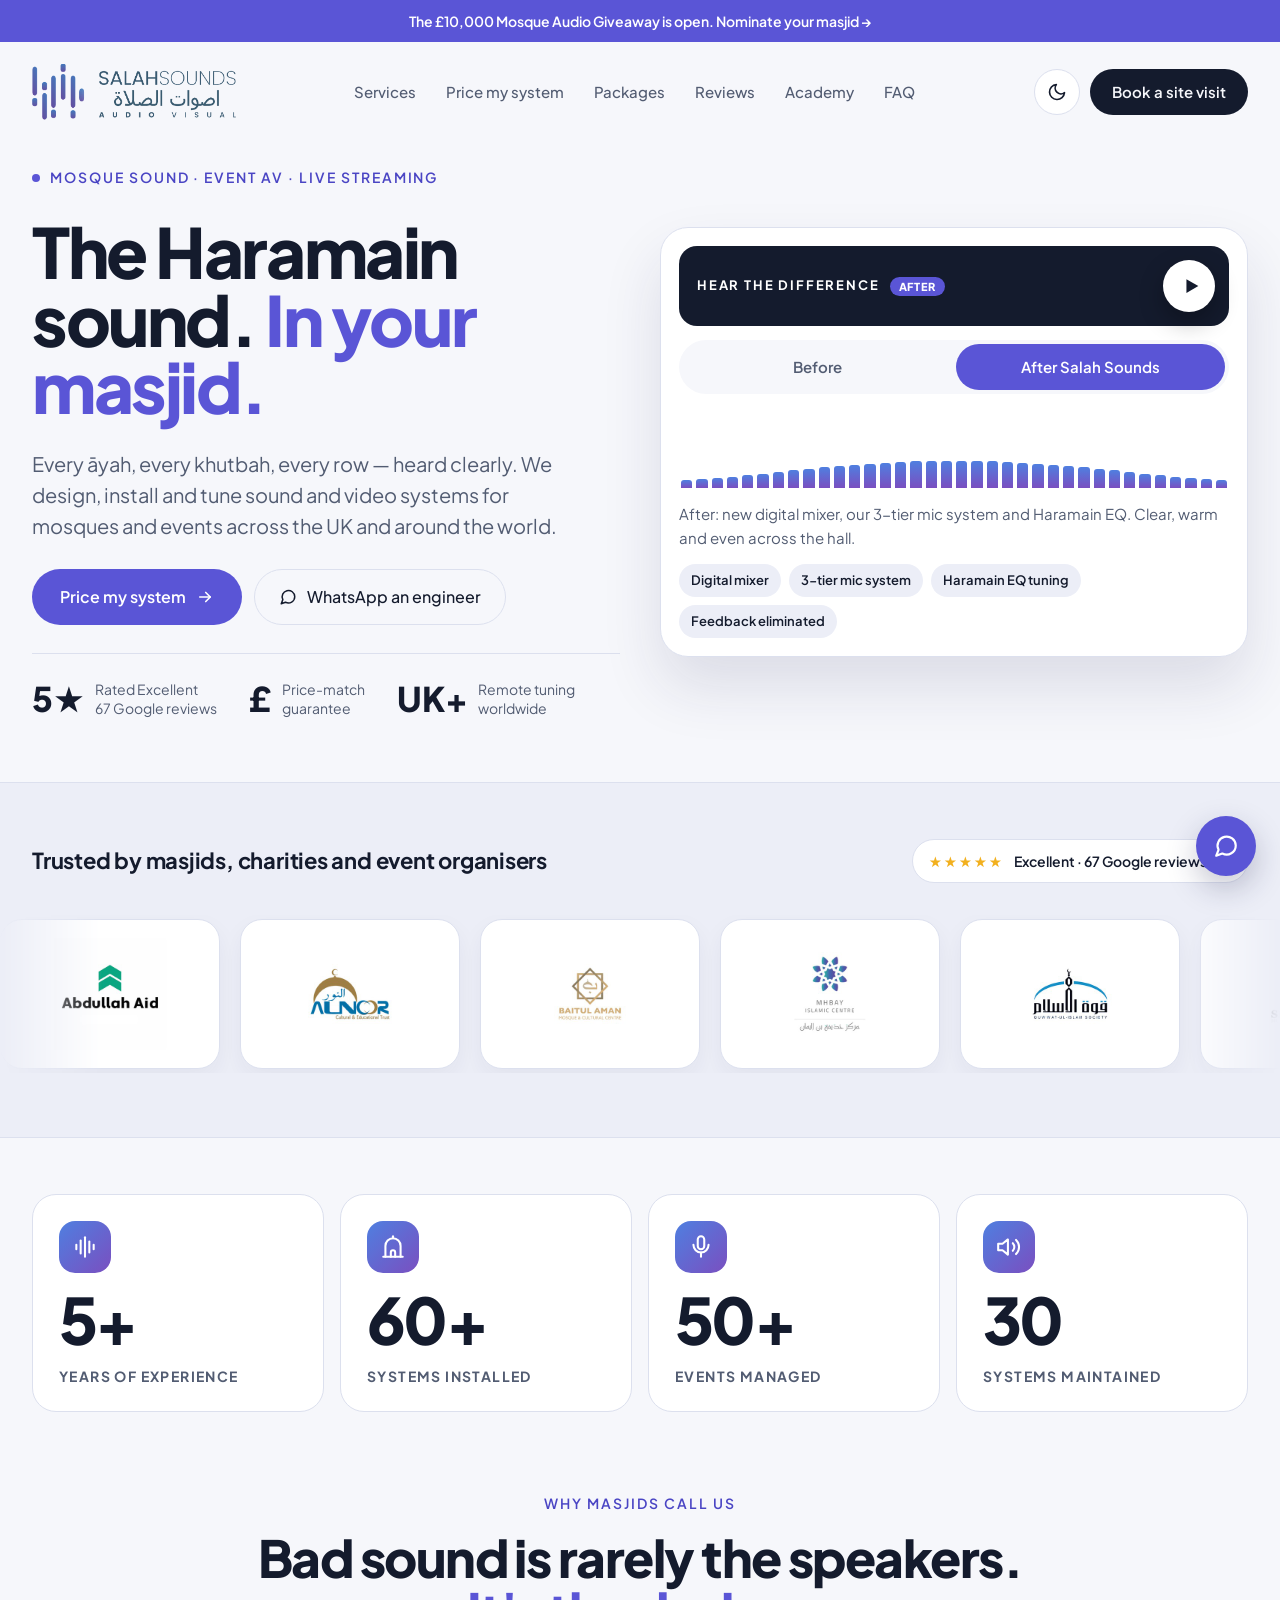
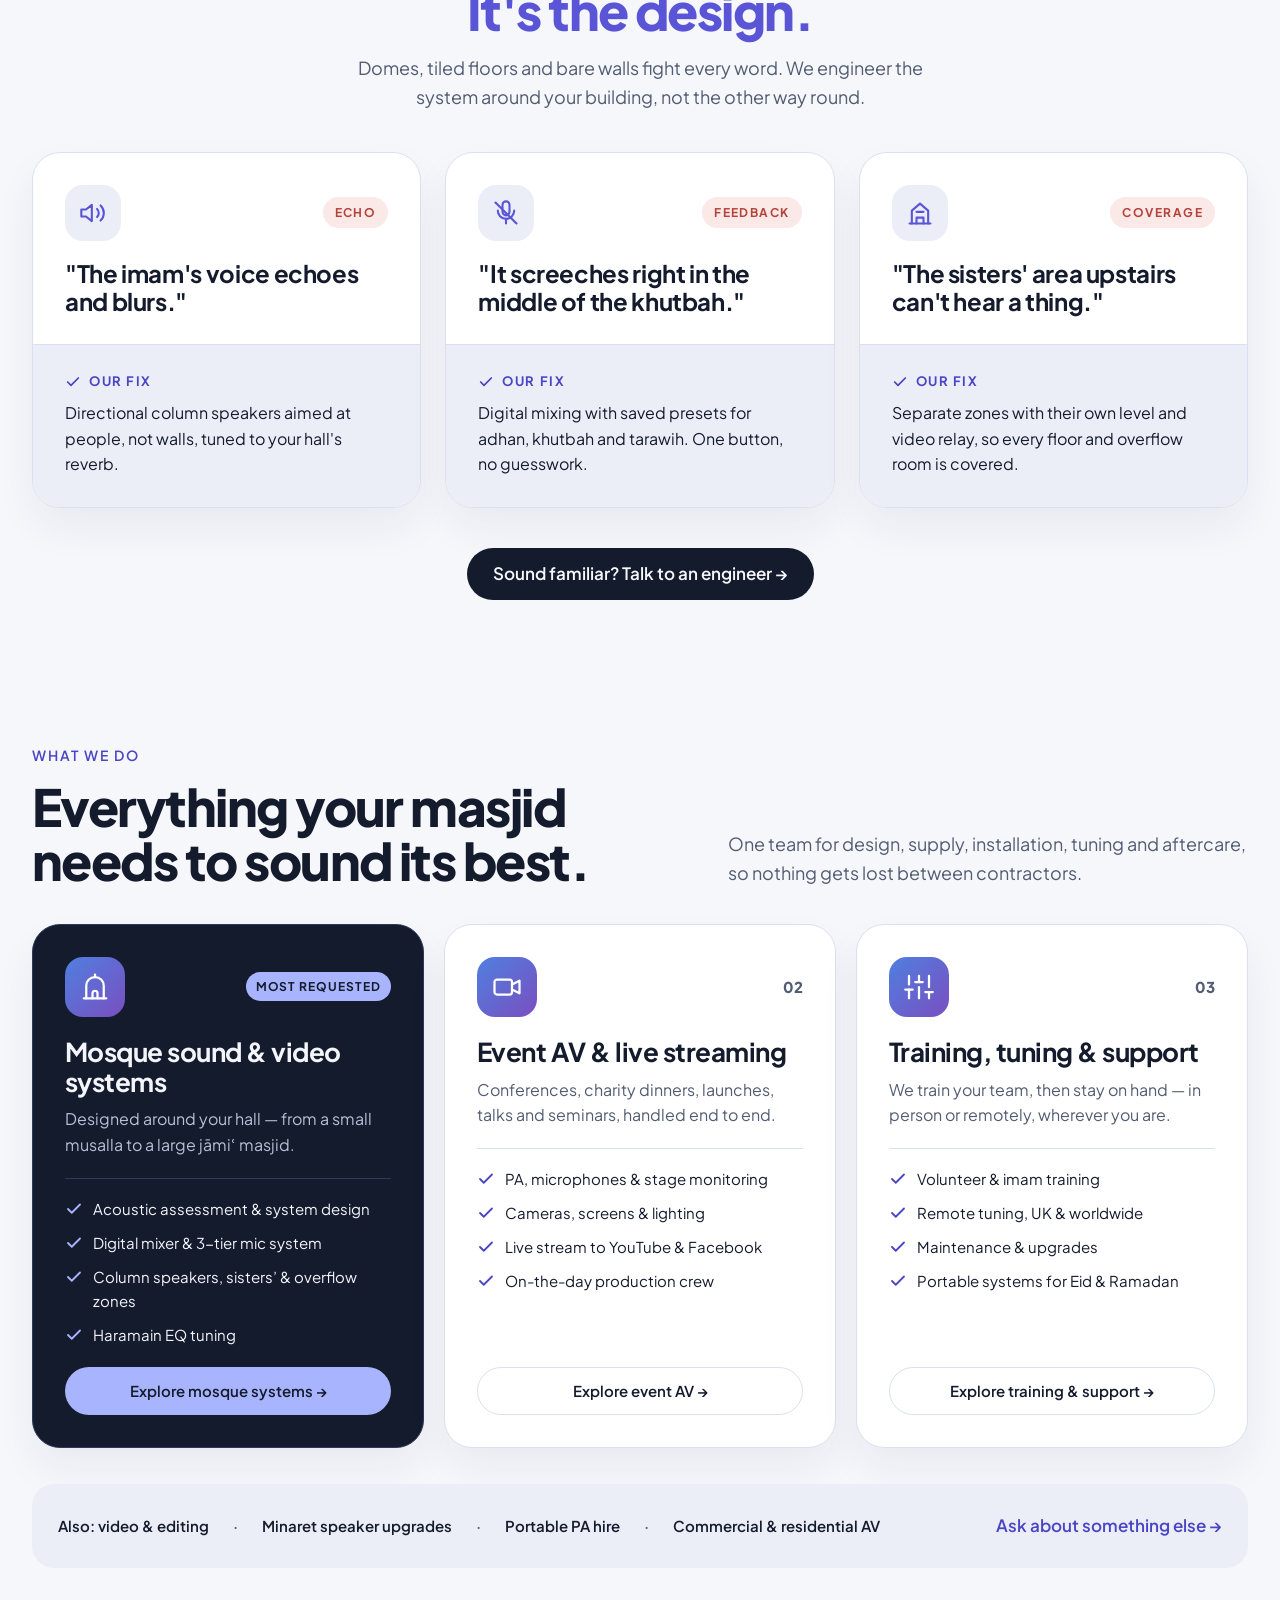
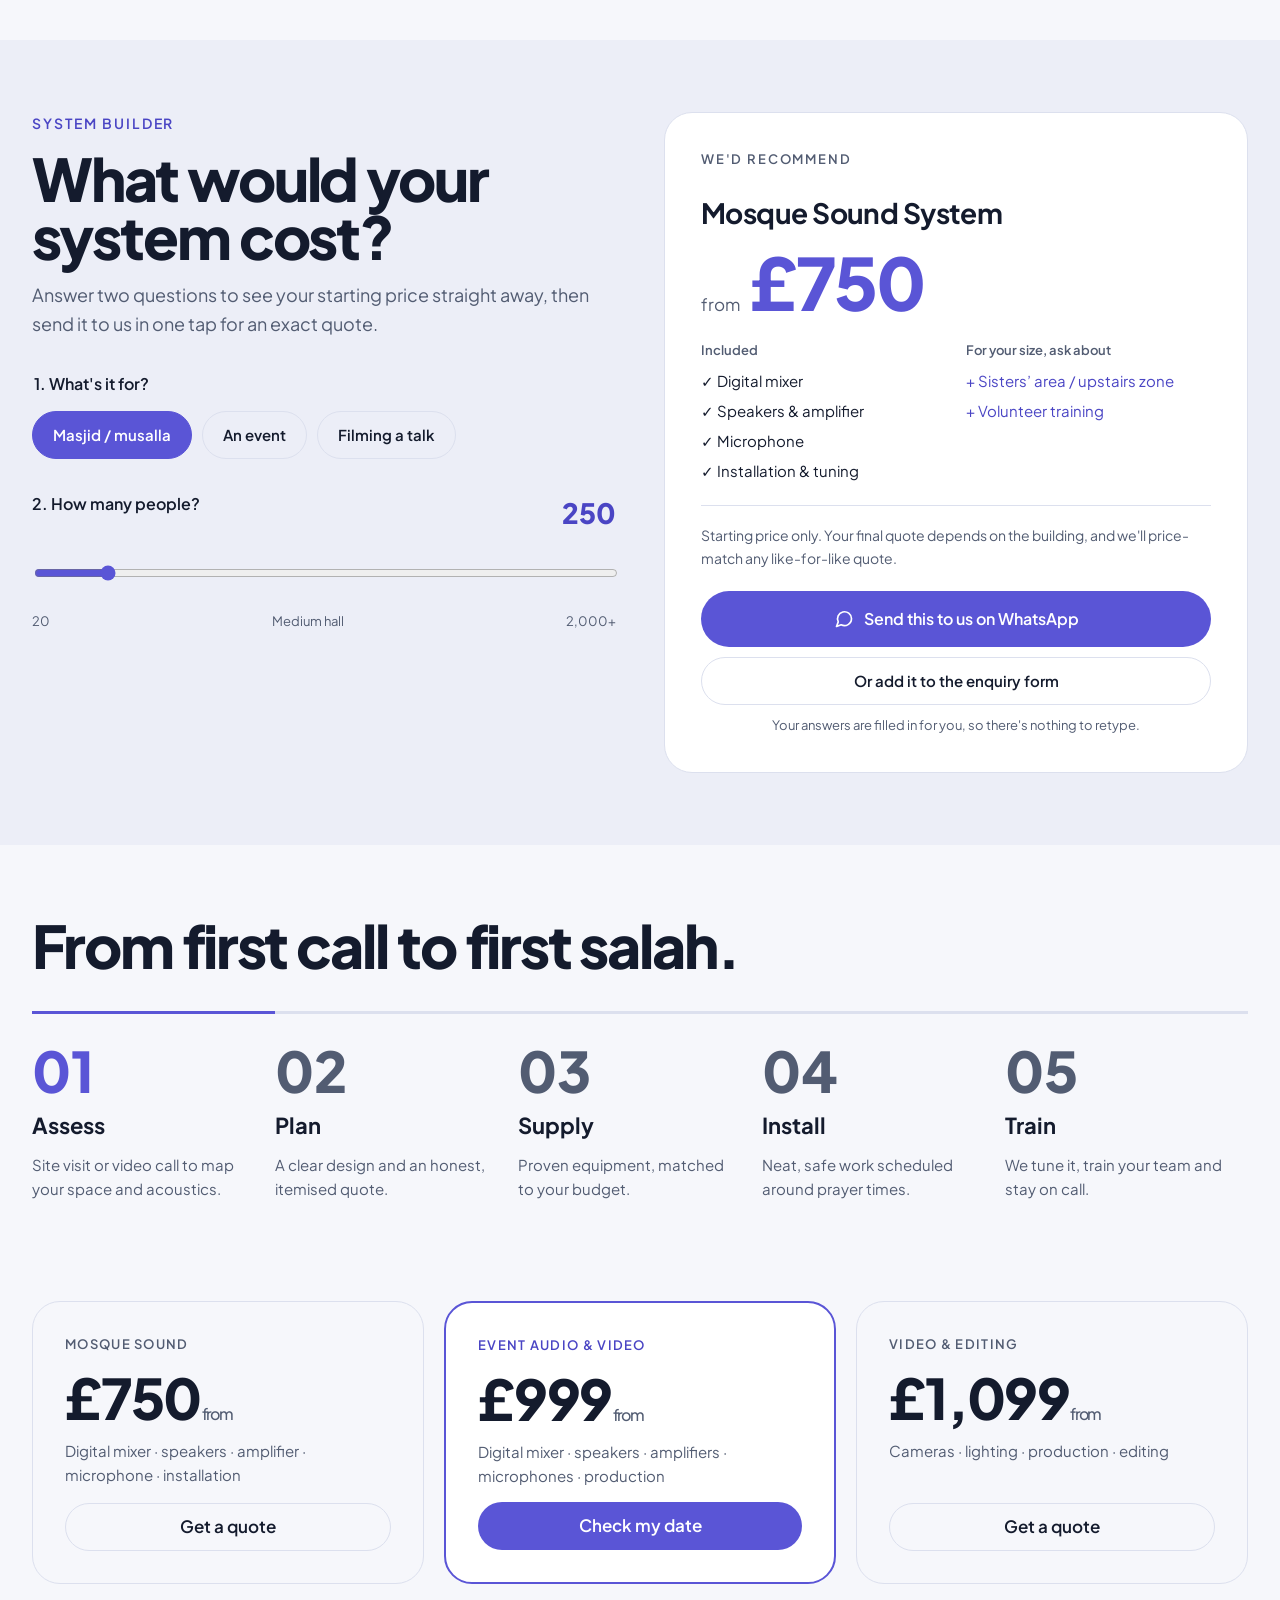
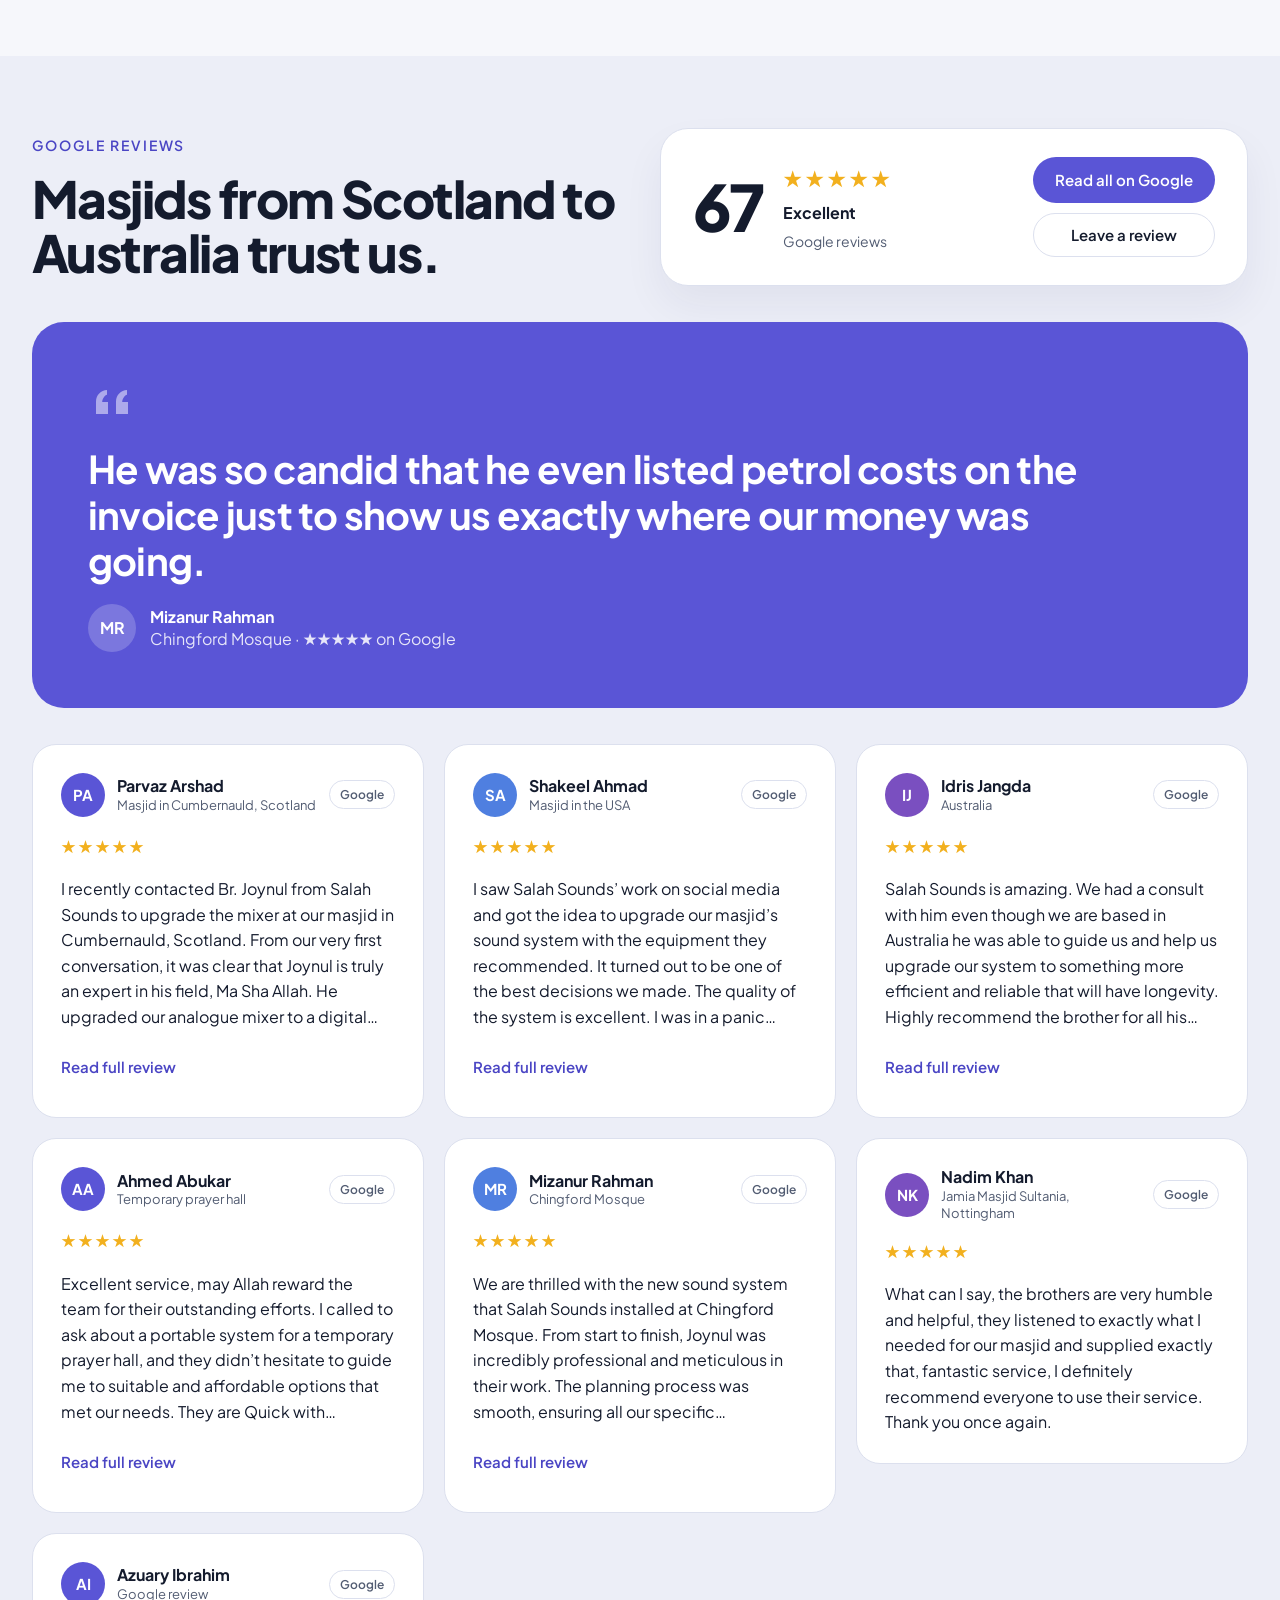
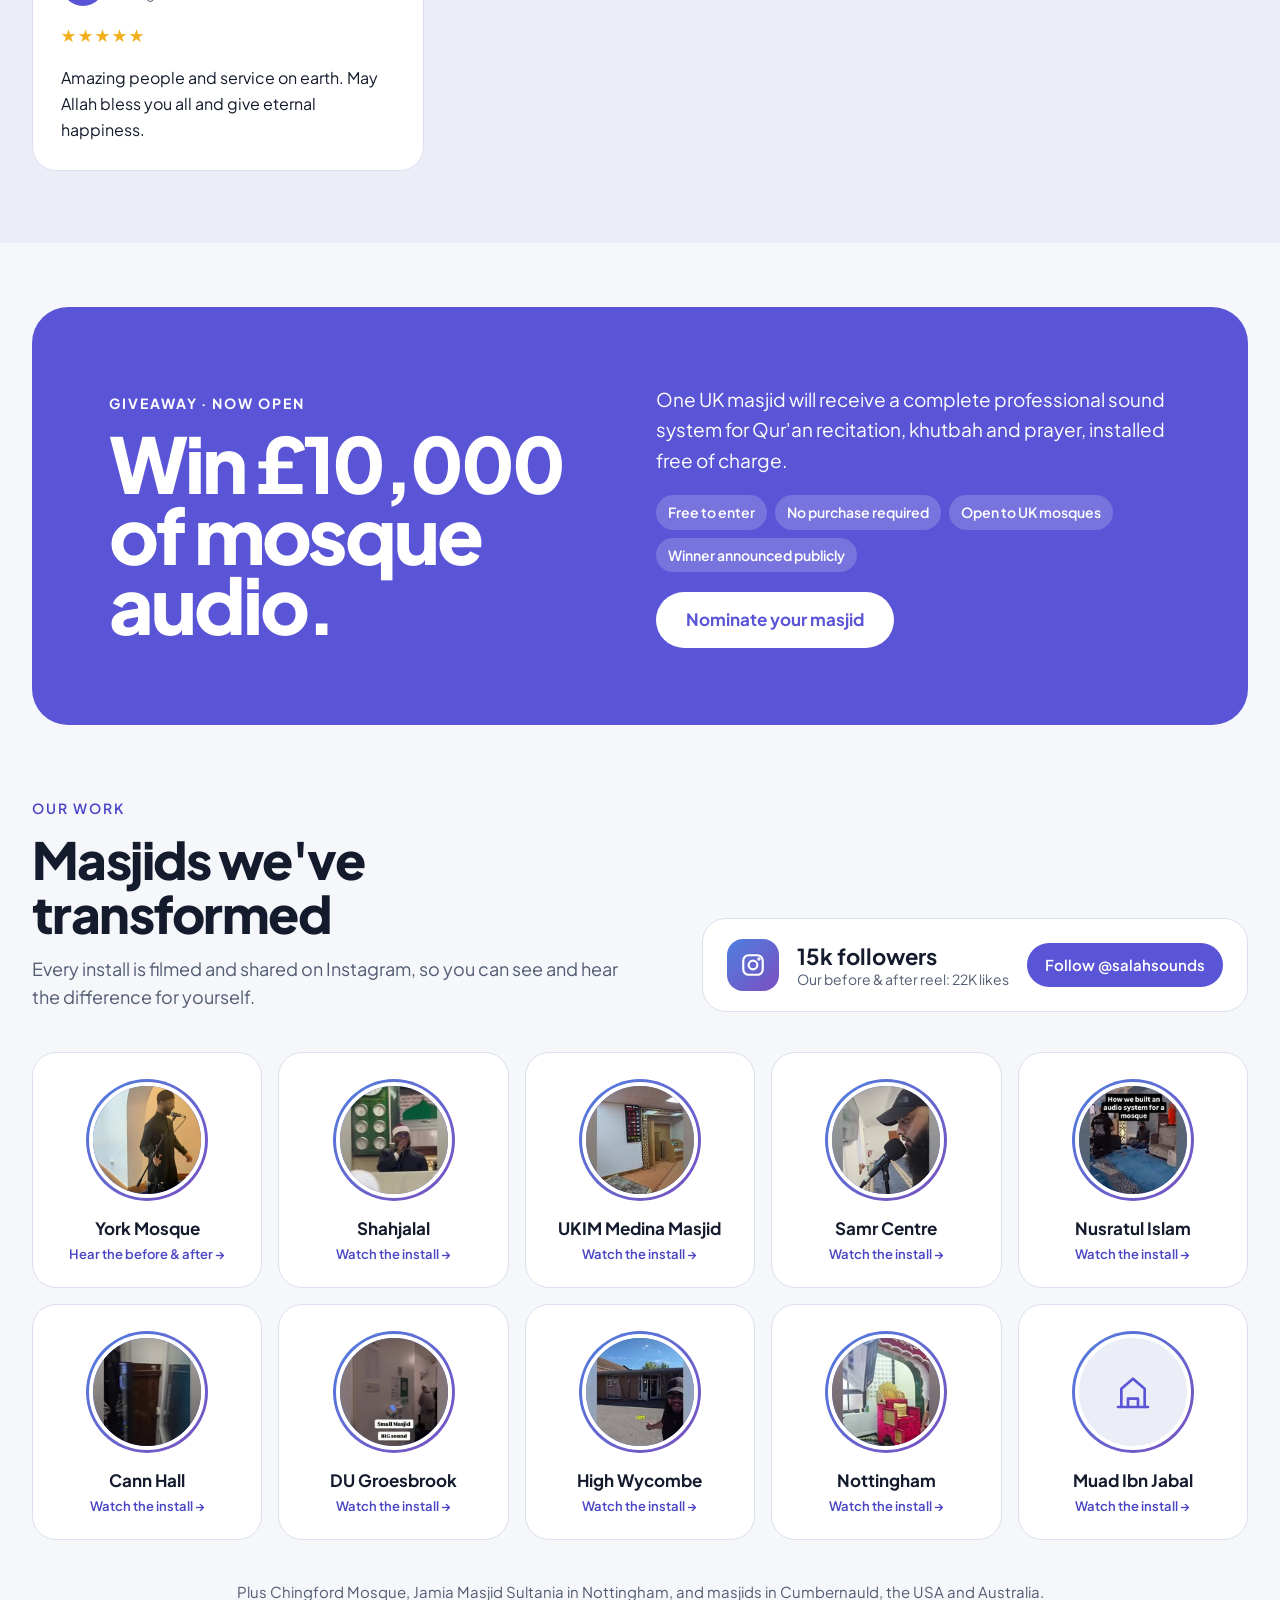
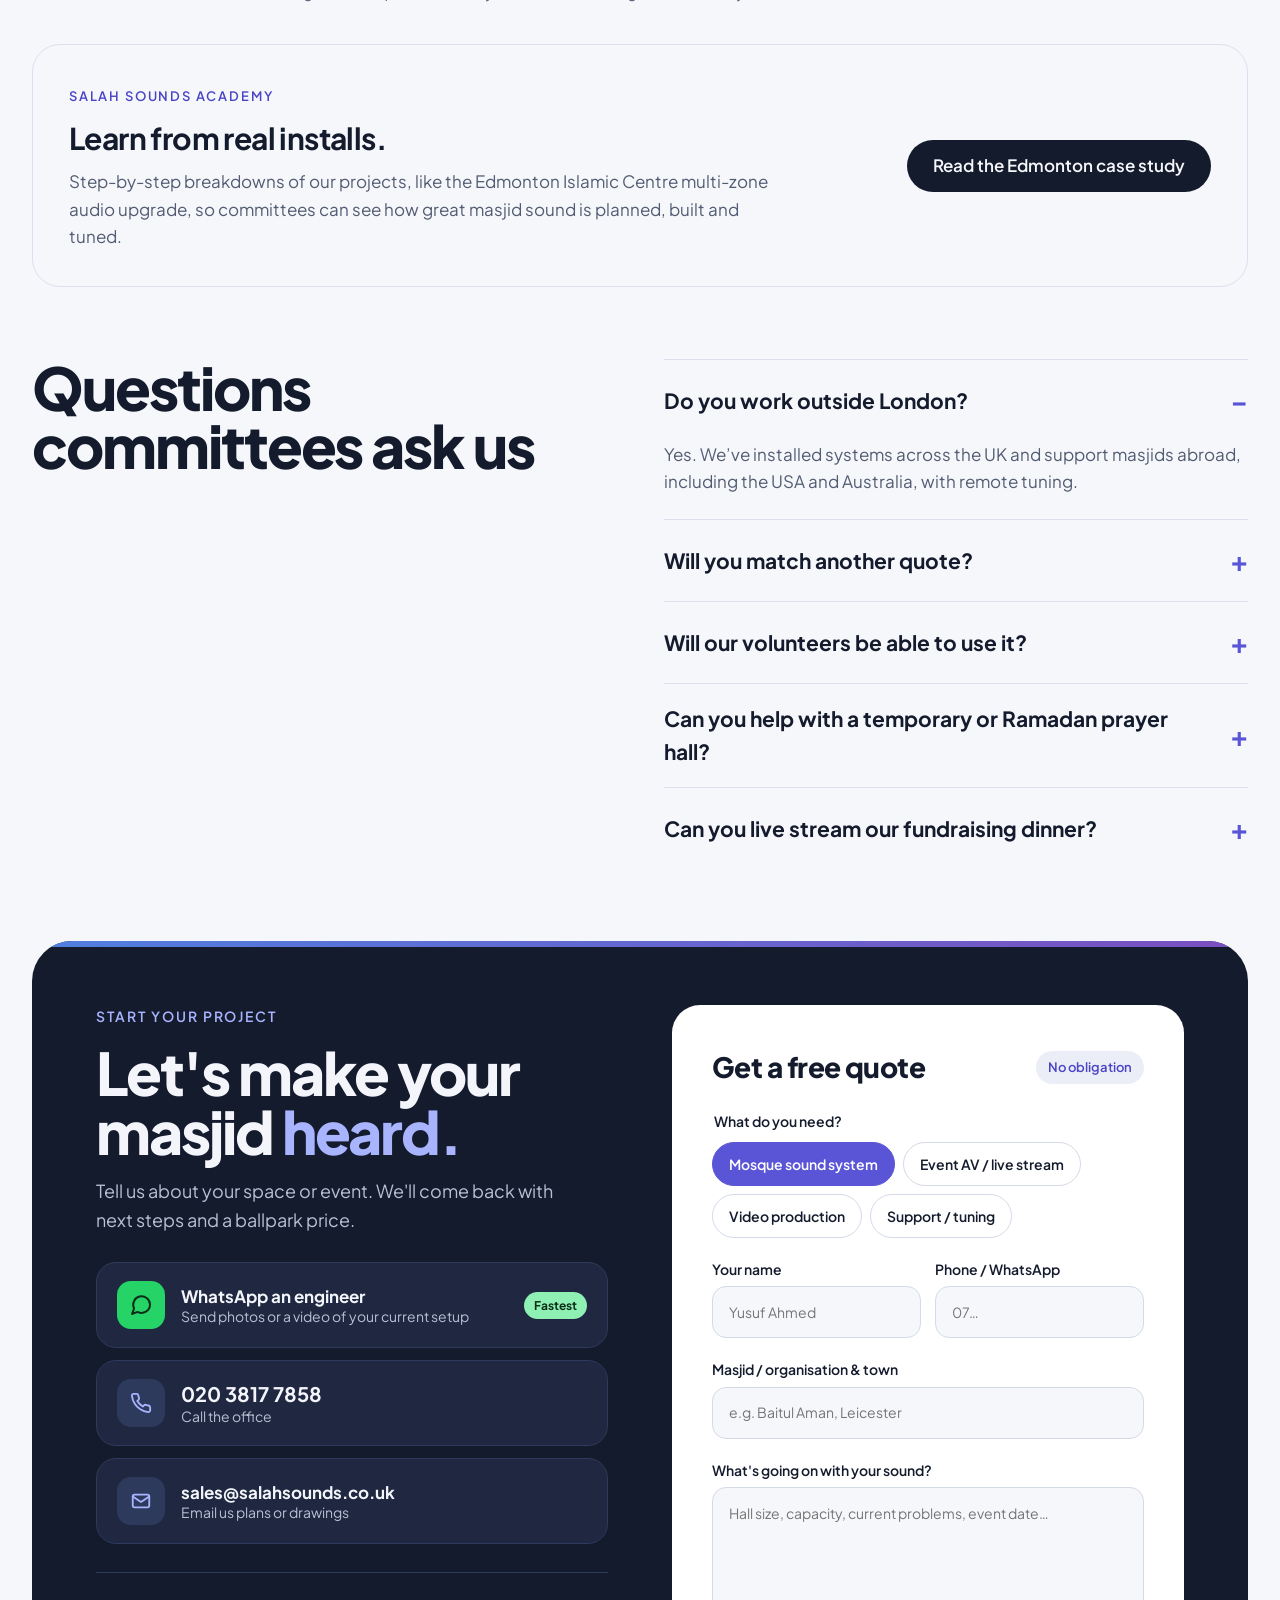
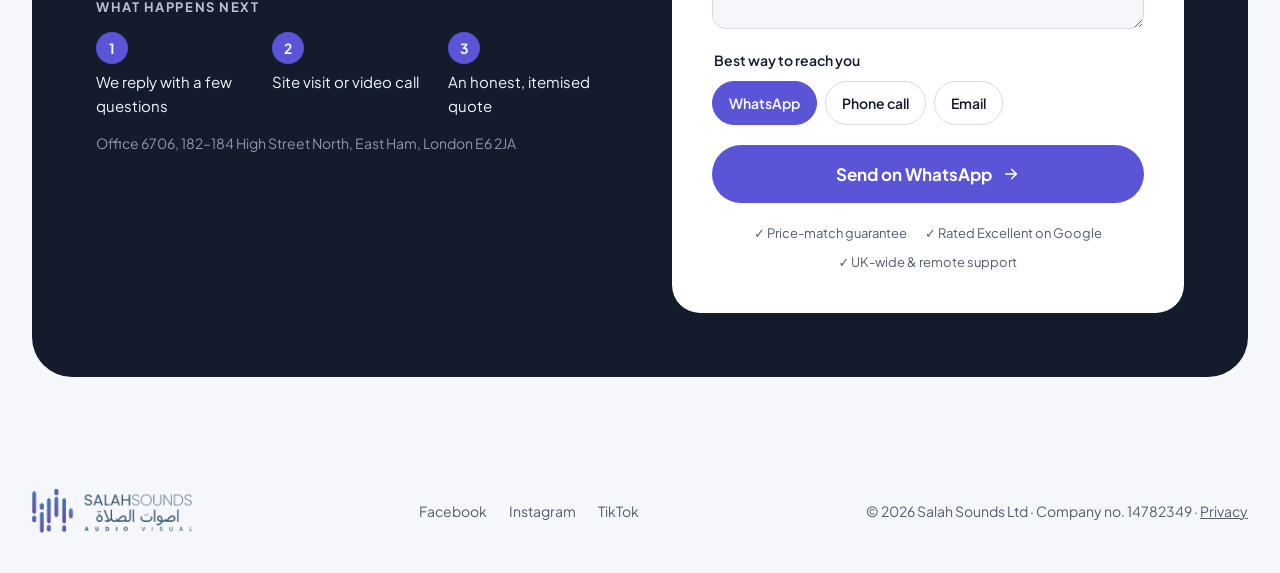
<file: index.html>
<!doctype html>
<html lang="en">
<head>
<meta charset="utf-8">
<meta name="viewport" content="width=device-width, initial-scale=1">
<title>Salah Sounds | Mosque Sound Systems, Event AV &amp; Live Streaming</title>
<meta name="description" content="Salah Sounds designs, installs and tunes Haramain-style sound systems for mosques across the UK and worldwide. Event AV, live streaming, training and remote support.">
<meta property="og:title" content="Salah Sounds | The Haramain sound. In your masjid.">
<meta property="og:description" content="Mosque sound systems, event AV and live streaming. Rated Excellent on Google.">
<meta property="og:type" content="website">
<meta property="og:url" content="https://fatimahpatel42-ctrl.github.io/salahsounds/">
<meta property="og:site_name" content="Salah Sounds">
<meta property="og:image" content="https://fatimahpatel42-ctrl.github.io/salahsounds/img/og-image.jpg">
<meta property="og:image:width" content="1200">
<meta property="og:image:height" content="630">
<meta property="og:image:alt" content="Salah Sounds: The Haramain sound. In your masjid.">
<meta name="twitter:card" content="summary_large_image">
<meta name="twitter:image" content="https://fatimahpatel42-ctrl.github.io/salahsounds/img/og-image.jpg">
<link rel="icon" href="img/salah-sounds-logo.png">
<script>try{var d=localStorage.getItem('ss-theme');if(d?d==='dark':matchMedia('(prefers-color-scheme: dark)').matches){document.documentElement.style.background='#0B0F1E';document.documentElement.style.colorScheme='dark'}}catch(e){}</script>
<link rel="preconnect" href="https://fonts.googleapis.com">
<link href="https://fonts.googleapis.com/css2?family=Plus+Jakarta+Sans:wght@400;500;600;700;800&amp;family=Archivo:wght@400;500;600;800&amp;family=Outfit:wght@400;500;600;700;800&amp;family=Manrope:wght@400;500;600;700;800&amp;display=swap" rel="stylesheet">
<style>
body{margin:0}
*{box-sizing:border-box}
a{color:inherit}a:hover{opacity:.85}
.bar{transform-origin:bottom;animation-name:eq;animation-iteration-count:infinite;animation-direction:alternate;animation-timing-function:ease-in-out}
@keyframes eq{from{transform:scaleY(.3)}to{transform:scaleY(1)}}
.marq{display:flex;gap:64px;width:max-content;animation:marq 36s linear infinite}
@keyframes marq{to{transform:translateX(-50%)}}
.pulse{animation:pulse 2s ease-in-out infinite}
@keyframes pulse{0%,100%{opacity:1}50%{opacity:.35}}
input[type=range]{accent-color:#5A55D6}

@keyframes fadeUp{from{opacity:0;translate:0 24px}to{opacity:1;translate:0 0}}
@keyframes rise{from{opacity:0;translate:0 36px;scale:.98}to{opacity:1;translate:0 0;scale:1}}
@keyframes ring{0%{box-shadow:0 0 0 0 rgba(169,180,255,.7)}100%{box-shadow:0 0 0 16px rgba(169,180,255,0)}}
@keyframes slide{to{background-position:200% 0}}
.in1,.in2,.in3,.in4,.in5{animation:fadeUp .9s cubic-bezier(.2,.7,.2,1) both}

@keyframes logoIn{0%{opacity:0;scale:.86;filter:blur(8px)}60%{opacity:1;scale:1.02;filter:blur(0)}100%{opacity:1;scale:1}}
@keyframes splashOut{0%{opacity:1;translate:0 0}100%{opacity:0;translate:0 -40px;visibility:hidden}}
@keyframes load{from{transform:scaleX(0)}to{transform:scaleX(1)}}
@keyframes wave{0%,100%{transform:scaleY(.25)}50%{transform:scaleY(1)}}
.splash{position:fixed;inset:0;z-index:100;display:flex;flex-direction:column;align-items:center;justify-content:center;gap:28px;animation:splashOut .8s cubic-bezier(.7,0,.3,1) 2.1s forwards;pointer-events:none}
.splash img{width:min(340px,70vw);height:auto;animation:logoIn 1.1s cubic-bezier(.2,.7,.2,1) both}
.splash .wv{display:flex;align-items:center;gap:5px;height:34px}
.splash .wv span{width:4px;height:34px;border-radius:3px;background:linear-gradient(180deg,#4F7FE0,#7A4FC0);animation:wave 1s ease-in-out infinite;transform-origin:center}
.splash .ld{width:160px;height:3px;border-radius:3px;background:#DCE0EE;overflow:hidden}
.splash .ld i{display:block;height:100%;background:linear-gradient(90deg,#4F7FE0,#7A4FC0);transform-origin:left;animation:load 1.9s ease-out .2s both}
.in1{animation-delay:2.4s}.in2{animation-delay:2.52s}.in3{animation-delay:2.64s}.in4{animation-delay:2.76s}.in5{animation-delay:2.9s}

@supports (animation-timeline: view()){
section h2,article,figure,ol>li,#work a,#estimate form,#estimate>div>div,.rv{animation:rise linear both;animation-timeline:view();animation-range:entry 0% cover 25%}
}
article,figure,#work a{transition:transform .35s cubic-bezier(.2,.7,.2,1),box-shadow .35s}
article:hover,figure:hover,#work a:hover{transform:translateY(-6px);box-shadow:0 28px 56px rgba(30,35,80,.14)}
a[style*="border-radius: 999px"],button{transition:transform .2s ease,filter .2s ease,background-color .2s}
a[style*="border-radius: 999px"]:hover,button:hover{transform:translateY(-2px);filter:brightness(1.06)}
.playbtn{animation:ring 1.8s ease-out infinite}
.stripe{background-size:200% 100%!important;animation:slide 6s linear infinite}
#work a img{transition:transform .5s}
#work a:hover img{transform:scale(1.06) rotate(-2deg)}

.bar-short{display:none}.nav-book{display:none}
@media (max-width: 760px){
.bar-long{display:none}.bar-short{display:inline}
.hdr{padding:12px 18px!important;flex-wrap:nowrap!important;gap:10px!important}
.hdr-logo{height:40px!important}
.hdr-book{display:none!important}
.hdr-burger{display:flex!important}
#main-nav{display:none!important}
#main-nav.open{display:flex!important;position:absolute;left:12px;right:12px;top:calc(100% - 4px);flex-direction:column;gap:2px!important;background:var(--surf);border:1px solid var(--ln);border-radius:22px;padding:10px;z-index:50;box-shadow:0 24px 48px rgba(10,15,40,.18);font-size:17px!important;animation:fadeUp .25s ease both}
#main-nav.open a{padding:13px 14px;border-radius:14px}
#main-nav.open .nav-book{display:block;margin-top:6px;padding:15px 14px}
#top{padding-top:8px!important}
.sep{display:none}
.stats-sec{padding:32px 18px 0!important}
section[style*="padding: 72px 32px"]{padding:40px 18px!important}
section[style*="padding: 0px 32px 72px"],section[style*="padding: 0 32px 72px"]{padding:0 18px 40px!important}
section[style*="padding: 64px 32px 0"]{padding:32px 18px 0!important}

.logo-tile{width:150px!important;height:104px!important;border-radius:18px!important;padding:10px!important}
.stats{grid-template-columns:repeat(2,minmax(0,1fr))!important;gap:12px!important}
.stats>div{padding:18px 16px!important;gap:10px!important;border-radius:20px!important}
.stats>div>span:first-child{width:40px!important;height:40px!important;border-radius:12px!important}
.stats>div>span:first-child svg{width:20px;height:20px}
.stats>div>span:nth-child(2){font-size:40px!important}
.stats>div>span:nth-child(3){font-size:12px!important;letter-spacing:.06em!important;line-height:1.35}

.cta-fam{padding:14px 22px!important;text-align:center;justify-content:center;line-height:1.3}
}
@media (prefers-reduced-motion: reduce){.splash{display:none!important}.bar,.marq,.pulse,.playbtn,.stripe,.in1,.in2,.in3,.in4,.in5,section h2,article,figure,ol>li,#work a,.rv{animation:none!important;transition:none!important}}
</style>
</head>
<body>
<div id="app"></div>
<noscript>Please enable JavaScript to view this site, or call us on 020 3817 7858.</noscript>
<script type="module" src="js/app.js?v=1794509633"></script>
</body>
</html>
</file>
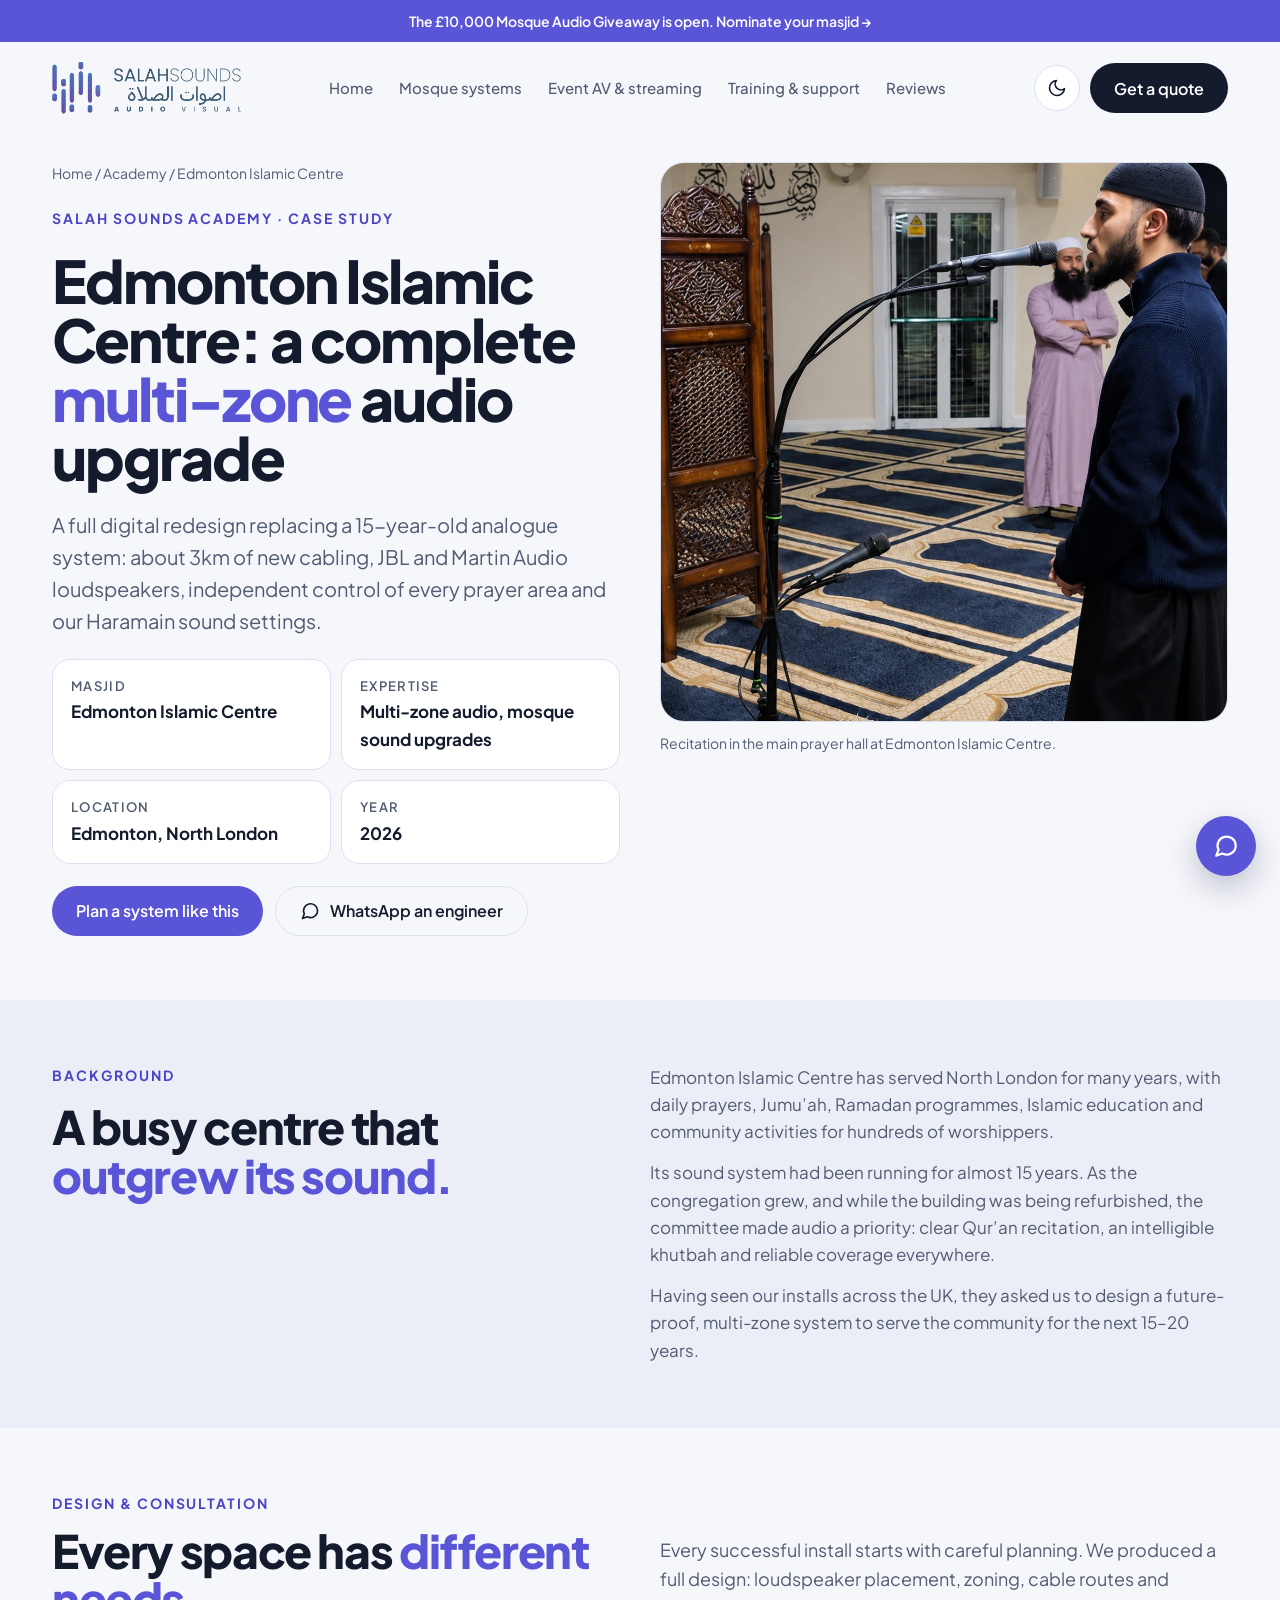
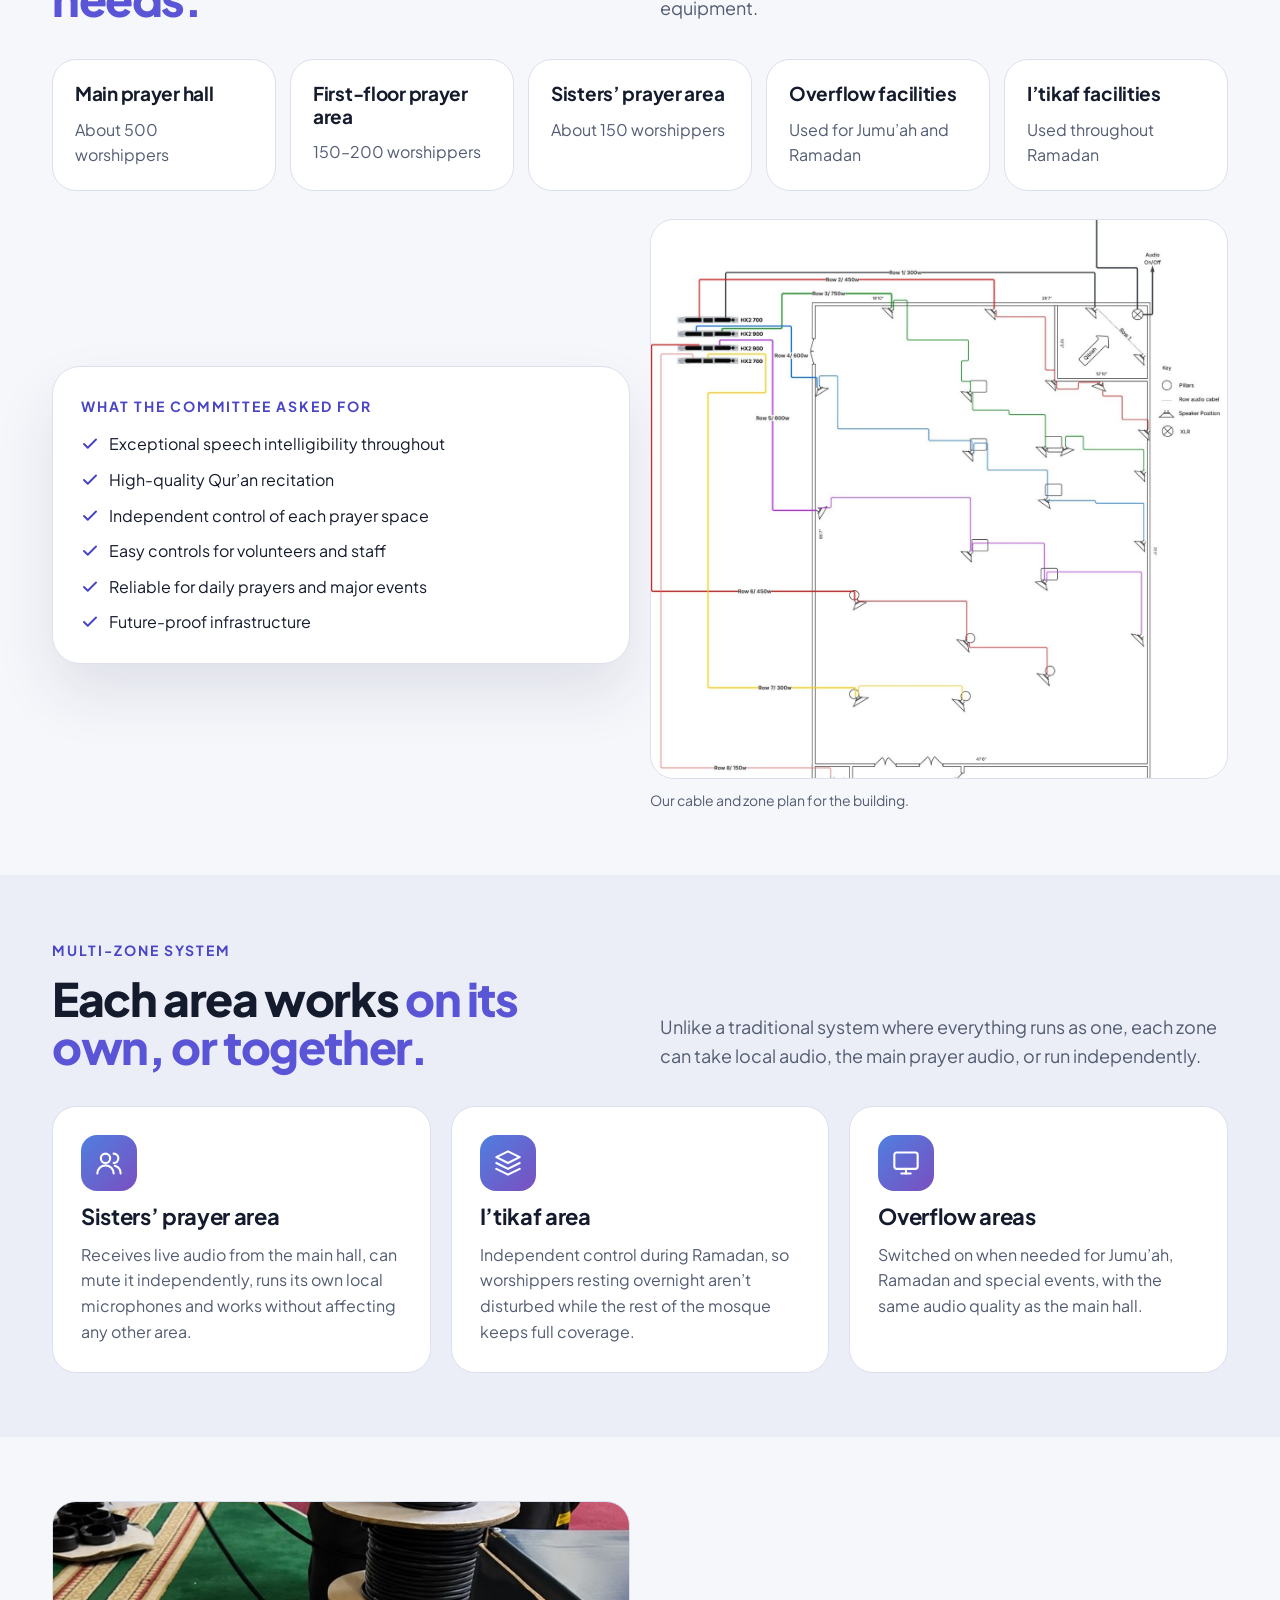
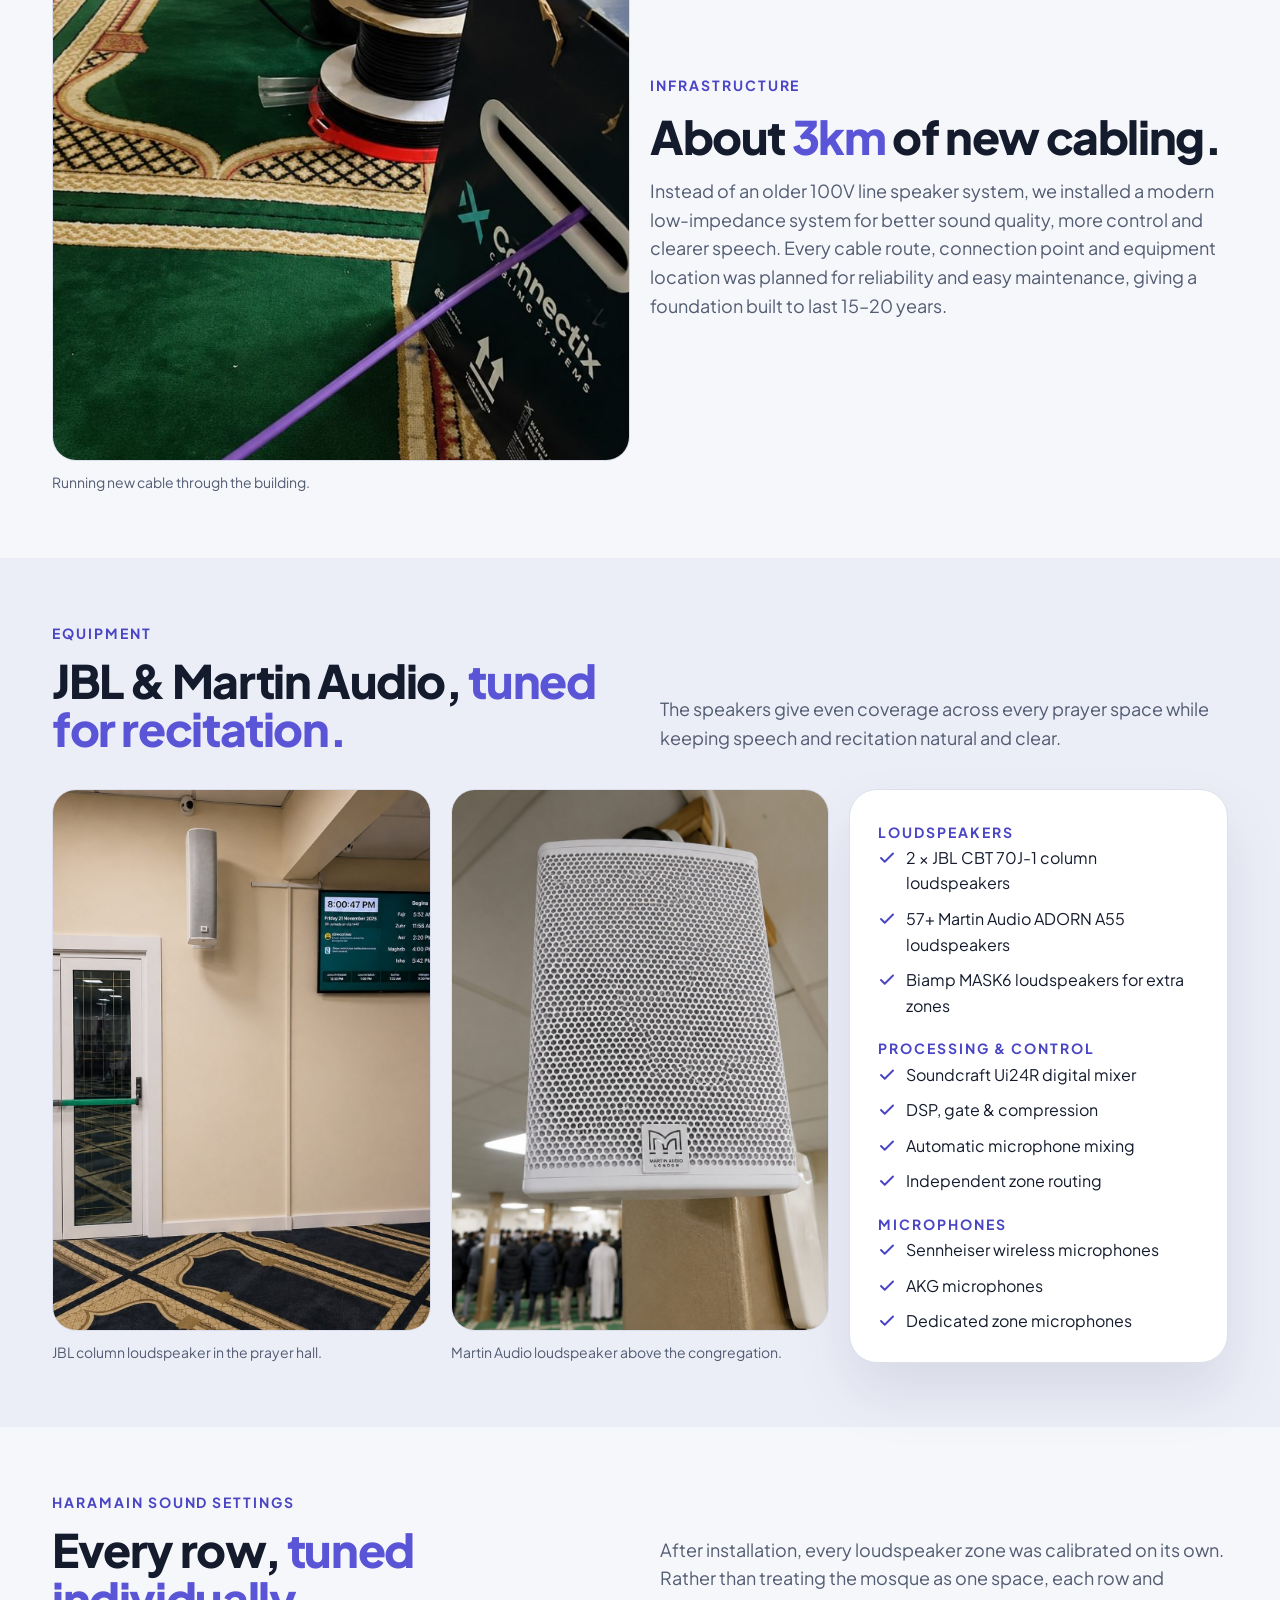
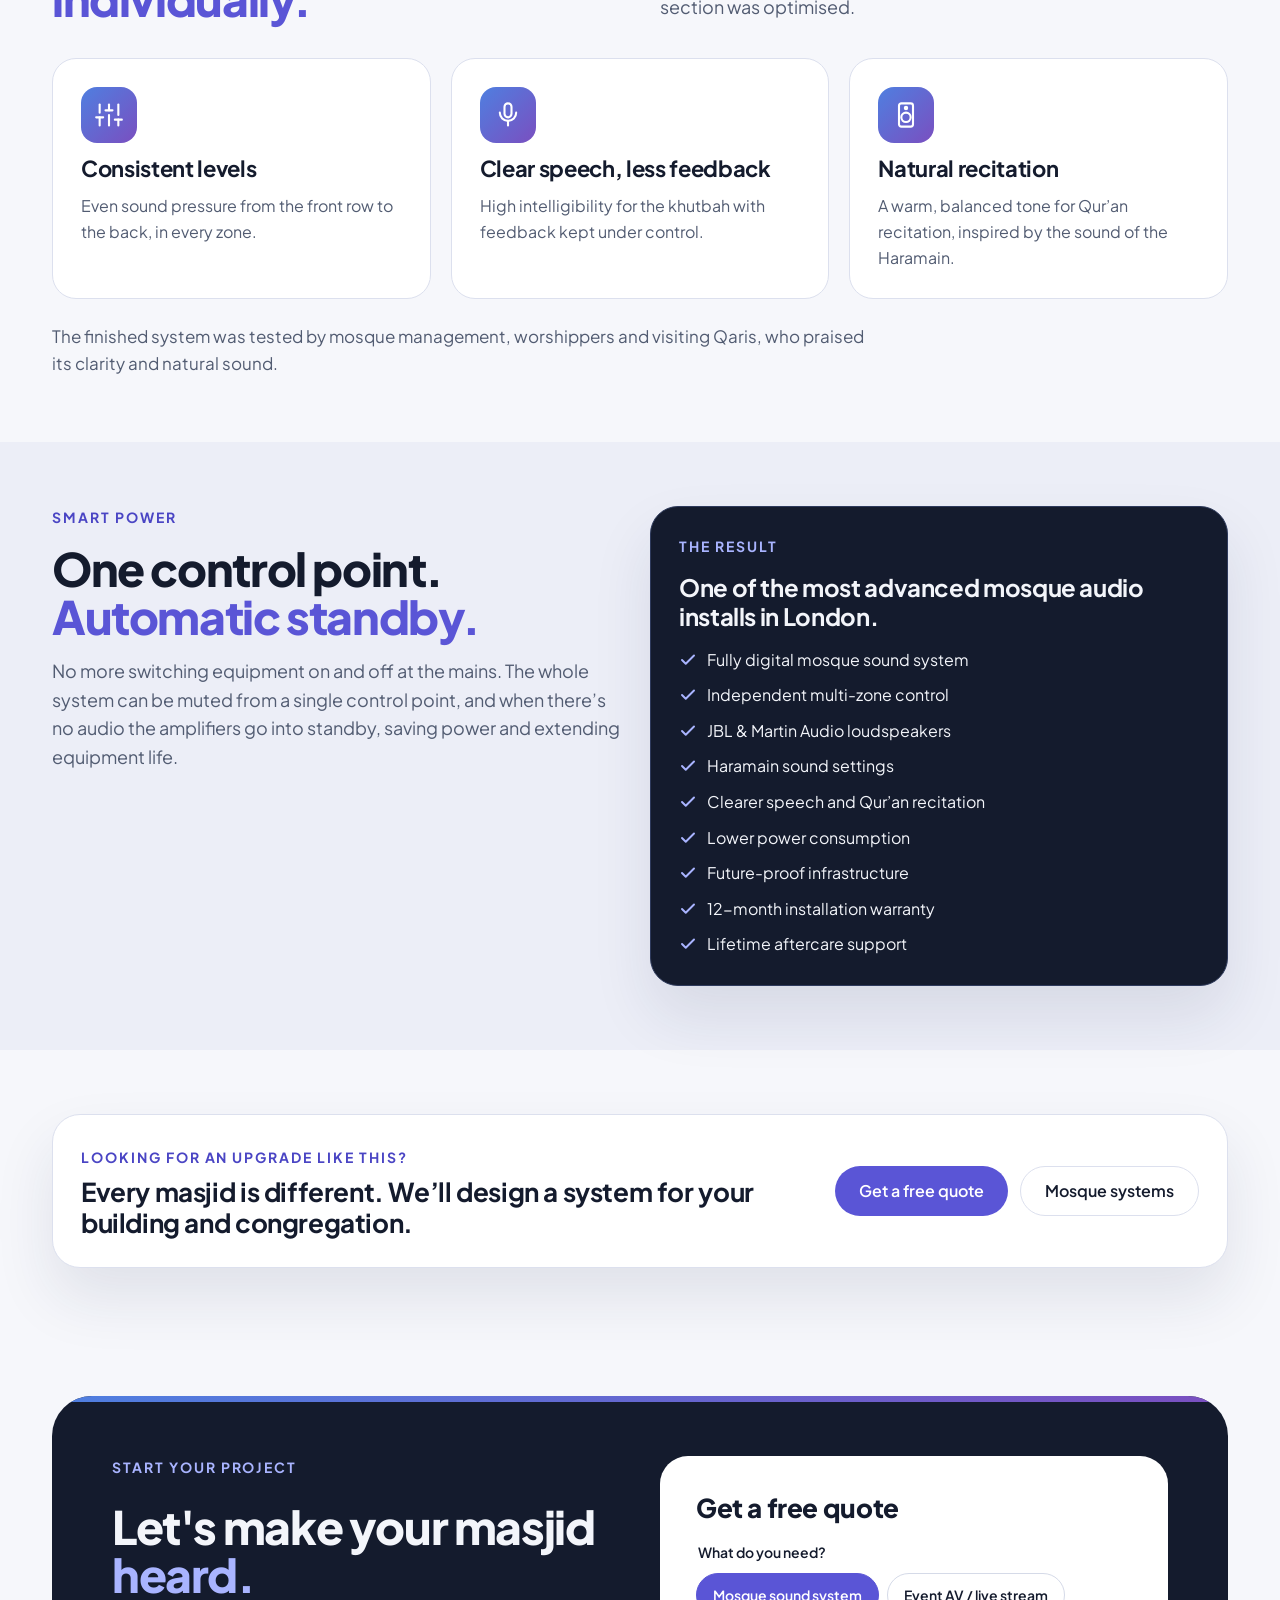
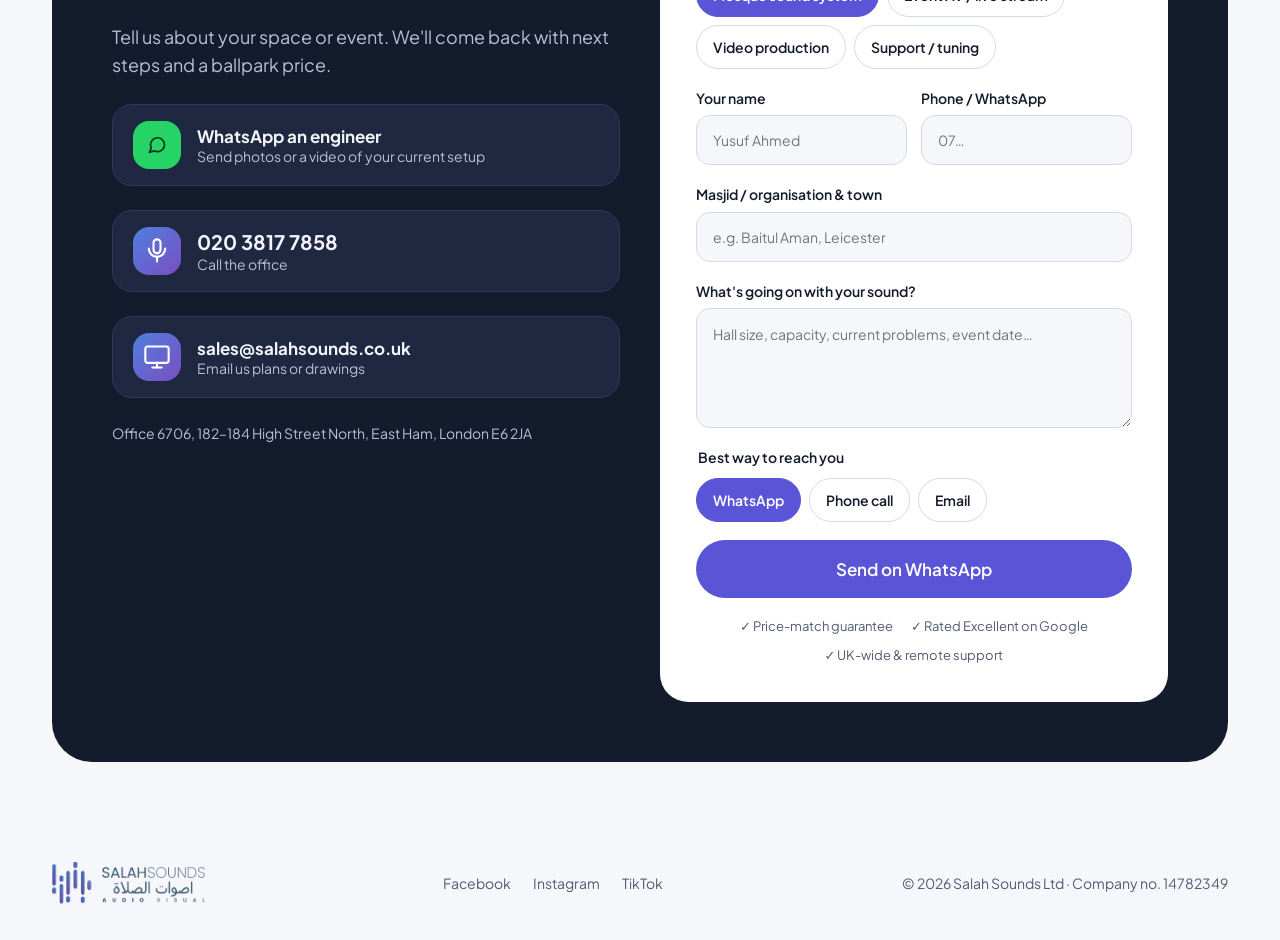
<file: academy/edmonton-islamic-centre.html>
<!doctype html>
<html lang="en">
<head>
<meta charset="utf-8">
<meta name="viewport" content="width=device-width, initial-scale=1">
<title>Edmonton Islamic Centre case study | Salah Sounds</title>
<meta name="description" content="How Salah Sounds delivered a complete multi-zone mosque audio upgrade at Edmonton Islamic Centre: 3km of new cabling, JBL and Martin Audio loudspeakers and Haramain sound settings.">
<meta property="og:type" content="website">
<meta property="og:site_name" content="Salah Sounds">
<meta property="og:title" content="Edmonton Islamic Centre case study | Salah Sounds">
<meta property="og:description" content="How Salah Sounds delivered a complete multi-zone mosque audio upgrade at Edmonton Islamic Centre: 3km of new cabling, JBL and Martin Audio loudspeakers and Haramain sound settings.">
<meta property="og:image" content="https://fatimahpatel42-ctrl.github.io/salahsounds/img/og-image.jpg">
<meta property="og:image:width" content="1200">
<meta property="og:image:height" content="630">
<meta name="twitter:card" content="summary_large_image">
<link rel="icon" href="../img/salah-sounds-logo.png">
<script>try{var d=localStorage.getItem('ss-theme');if(d?d==='dark':matchMedia('(prefers-color-scheme: dark)').matches)document.documentElement.setAttribute('data-theme','dark')}catch(e){}</script>
<link rel="preconnect" href="https://fonts.googleapis.com">
<link href="https://fonts.googleapis.com/css2?family=Plus+Jakarta+Sans:wght@400;500;600;700;800&display=swap" rel="stylesheet">
<link rel="stylesheet" href="../css/site.css?v=1794509633">
</head>
<body>
<a class="bar" href="https://salahsounds.co.uk/10k-mosque-sound-system-giveaway/"><span class="l">The £10,000 Mosque Audio Giveaway is open. Nominate your masjid →</span><span class="s">£10,000 Mosque Audio Giveaway: nominate your masjid →</span></a>
<div class="wrap">
<header class="site">
<a href="../index.html" aria-label="Salah Sounds home"><img src="../img/salah-sounds-logo.png" alt="Salah Sounds Audio Visual"></a>
<nav class="main" id="main-nav" aria-label="Main"><a href="../index.html">Home</a><a href="mosque-sound-systems.html">Mosque systems</a><a href="event-av-live-streaming.html">Event AV &amp; streaming</a><a href="training-tuning-support.html">Training &amp; support</a><a href="../index.html#reviews">Reviews</a><a class="nav-book" href="#enquiry">Get a quote</a></nav>
<div style="display:flex;align-items:center;gap:10px"><button type="button" class="mode" data-mode aria-label="Switch between light and dark mode" title="Light / dark mode"><svg class="moon" width="20" height="20" viewBox="0 0 24 24" fill="none" stroke="currentColor" stroke-width="2" stroke-linecap="round" stroke-linejoin="round" aria-hidden="true"><path d="M21 12.8A9 9 0 1 1 11.2 3a7 7 0 0 0 9.8 9.8z"/></svg><svg class="sun" width="20" height="20" viewBox="0 0 24 24" fill="none" stroke="currentColor" stroke-width="2" stroke-linecap="round" stroke-linejoin="round" aria-hidden="true"><circle cx="12" cy="12" r="4"/><path d="M12 2v2M12 20v2M4.9 4.9l1.4 1.4M17.7 17.7l1.4 1.4M2 12h2M20 12h2M4.9 19.1l1.4-1.4M17.7 6.3l1.4-1.4"/></svg></button><a class="btn btn-dark" href="#enquiry">Get a quote</a><button type="button" class="burger" data-burger aria-label="Menu" aria-expanded="false" aria-controls="main-nav"><svg width="20" height="20" viewBox="0 0 24 24" fill="none" stroke="currentColor" stroke-width="2.2" stroke-linecap="round" aria-hidden="true"><path d="M4 7h16"/><path d="M4 12h16"/><path d="M4 17h16"/></svg></button></div>
</header>
</div>
<div class="wrap">
<section class="hero" style="align-items:start">
<div class="hero-copy">
<div class="crumbs in"><a href="../index.html">Home</a> / <a href="../index.html#academy">Academy</a> / Edmonton Islamic Centre</div>
<span class="eyebrow in">Salah Sounds Academy · Case study</span>
<h1 class="in d1" style="font-size:clamp(36px,4.6vw,62px)">Edmonton Islamic Centre: a complete <span>multi-zone</span> audio upgrade</h1>
<p class="lead in d2">A full digital redesign replacing a 15-year-old analogue system: about 3km of new cabling, JBL and Martin Audio loudspeakers, independent control of every prayer area and our Haramain sound settings.</p>
<div class="in d3" style="display:grid;grid-template-columns:repeat(auto-fit,minmax(200px,1fr));gap:10px"><div style="background:var(--surface);border:1px solid var(--line);border-radius:18px;padding:16px 18px"><div style="font-size:13px;color:var(--muted);font-weight:600;text-transform:uppercase;letter-spacing:.1em">Masjid</div><div style="font-weight:700;font-size:17px;margin-top:2px">Edmonton Islamic Centre</div></div><div style="background:var(--surface);border:1px solid var(--line);border-radius:18px;padding:16px 18px"><div style="font-size:13px;color:var(--muted);font-weight:600;text-transform:uppercase;letter-spacing:.1em">Expertise</div><div style="font-weight:700;font-size:17px;margin-top:2px">Multi-zone audio, mosque sound upgrades</div></div><div style="background:var(--surface);border:1px solid var(--line);border-radius:18px;padding:16px 18px"><div style="font-size:13px;color:var(--muted);font-weight:600;text-transform:uppercase;letter-spacing:.1em">Location</div><div style="font-weight:700;font-size:17px;margin-top:2px">Edmonton, North London</div></div><div style="background:var(--surface);border:1px solid var(--line);border-radius:18px;padding:16px 18px"><div style="font-size:13px;color:var(--muted);font-weight:600;text-transform:uppercase;letter-spacing:.1em">Year</div><div style="font-weight:700;font-size:17px;margin-top:2px">2026</div></div></div>
<div class="row in d3"><a class="btn btn-primary" href="#enquiry">Plan a system like this</a><a class="btn btn-ghost" href="https://wa.me/442038177858"><svg width="20" height="20" viewBox="0 0 24 24" fill="none" stroke="currentColor" stroke-width="2" stroke-linecap="round" stroke-linejoin="round" aria-hidden="true"><path d="M21 11.5a8.4 8.4 0 0 1-12.4 7.4L3 21l2.1-5.5A8.4 8.4 0 1 1 21 11.5z"/></svg>WhatsApp an engineer</a></div>
</div>
<div class="in d3"><figure class="rv" style="margin:0;display:flex;flex-direction:column;gap:10px"><img src="../img/edmonton/edmonton-1.jpg" alt="Imam reciting at the microphone in the main prayer hall at Edmonton Islamic Centre" loading="lazy" style="width:100%;height:100%;max-height:560px;object-fit:cover;border-radius:24px;border:1px solid var(--line)"><figcaption style="font-size:14px;color:var(--muted)">Recitation in the main prayer hall at Edmonton Islamic Centre.</figcaption></figure></div>
</section>
</div>
<section class="block alt"><div class="wrap"><div class="grid2" style="align-items:start">
<div class="rv" style="display:flex;flex-direction:column;gap:16px"><span class="eyebrow">Background</span><h2>A busy centre that <span>outgrew its sound.</span></h2></div>
<div class="rv" style="display:flex;flex-direction:column;gap:14px;color:var(--muted);font-size:17px">
<p style="margin:0">Edmonton Islamic Centre has served North London for many years, with daily prayers, Jumu’ah, Ramadan programmes, Islamic education and community activities for hundreds of worshippers.</p>
<p style="margin:0">Its sound system had been running for almost 15 years. As the congregation grew, and while the building was being refurbished, the committee made audio a priority: clear Qur’an recitation, an intelligible khutbah and reliable coverage everywhere.</p>
<p style="margin:0">Having seen our installs across the UK, they asked us to design a future-proof, multi-zone system to serve the community for the next 15–20 years.</p>
</div></div></div></section>
<section class="block"><div class="wrap">
<div class="head rv"><div style="display:flex;flex-direction:column;gap:12px"><span class="eyebrow">Design &amp; consultation</span><h2>Every space has <span>different needs.</span></h2></div><p>Every successful install starts with careful planning. We produced a full design: loudspeaker placement, zoning, cable routes and equipment.</p></div>
<div style="display:grid;grid-template-columns:repeat(auto-fit,minmax(200px,1fr));gap:14px"><div class="card" style="padding:22px"><h3 style="font-size:19px">Main prayer hall</h3><p>About 500 worshippers</p></div><div class="card" style="padding:22px"><h3 style="font-size:19px">First-floor prayer area</h3><p>150–200 worshippers</p></div><div class="card" style="padding:22px"><h3 style="font-size:19px">Sisters’ prayer area</h3><p>About 150 worshippers</p></div><div class="card" style="padding:22px"><h3 style="font-size:19px">Overflow facilities</h3><p>Used for Jumu’ah and Ramadan</p></div><div class="card" style="padding:22px"><h3 style="font-size:19px">I’tikaf facilities</h3><p>Used throughout Ramadan</p></div></div>
<div class="grid2" style="margin-top:28px;align-items:center">
<div class="panel rv" style="display:flex;flex-direction:column;gap:14px"><span class="eyebrow">What the committee asked for</span><ul class="ticks"><li><svg width="18" height="18" viewBox="0 0 24 24" fill="none" stroke="#4A45C4" stroke-width="2.6" stroke-linecap="round" stroke-linejoin="round" aria-hidden="true"><path d="M20 6L9 17l-5-5"/></svg><span>Exceptional speech intelligibility throughout</span></li><li><svg width="18" height="18" viewBox="0 0 24 24" fill="none" stroke="#4A45C4" stroke-width="2.6" stroke-linecap="round" stroke-linejoin="round" aria-hidden="true"><path d="M20 6L9 17l-5-5"/></svg><span>High-quality Qur’an recitation</span></li><li><svg width="18" height="18" viewBox="0 0 24 24" fill="none" stroke="#4A45C4" stroke-width="2.6" stroke-linecap="round" stroke-linejoin="round" aria-hidden="true"><path d="M20 6L9 17l-5-5"/></svg><span>Independent control of each prayer space</span></li><li><svg width="18" height="18" viewBox="0 0 24 24" fill="none" stroke="#4A45C4" stroke-width="2.6" stroke-linecap="round" stroke-linejoin="round" aria-hidden="true"><path d="M20 6L9 17l-5-5"/></svg><span>Easy controls for volunteers and staff</span></li><li><svg width="18" height="18" viewBox="0 0 24 24" fill="none" stroke="#4A45C4" stroke-width="2.6" stroke-linecap="round" stroke-linejoin="round" aria-hidden="true"><path d="M20 6L9 17l-5-5"/></svg><span>Reliable for daily prayers and major events</span></li><li><svg width="18" height="18" viewBox="0 0 24 24" fill="none" stroke="#4A45C4" stroke-width="2.6" stroke-linecap="round" stroke-linejoin="round" aria-hidden="true"><path d="M20 6L9 17l-5-5"/></svg><span>Future-proof infrastructure</span></li></ul></div>
<figure class="rv" style="margin:0;display:flex;flex-direction:column;gap:10px"><img src="../img/edmonton/edmonton-2.jpg" alt="Salah Sounds cabling and zone plan for Edmonton Islamic Centre" loading="lazy" style="width:100%;height:100%;max-height:560px;object-fit:cover;border-radius:24px;border:1px solid var(--line)"><figcaption style="font-size:14px;color:var(--muted)">Our cable and zone plan for the building.</figcaption></figure>
</div>
</div></section>
<section class="block alt"><div class="wrap">
<div class="head rv"><div style="display:flex;flex-direction:column;gap:12px"><span class="eyebrow">Multi-zone system</span><h2>Each area works <span>on its own, or together.</span></h2></div><p>Unlike a traditional system where everything runs as one, each zone can take local audio, the main prayer audio, or run independently.</p></div>
<div class="grid3"><article class="card"><span class="icon"><svg width="28" height="28" viewBox="0 0 24 24" fill="none" stroke="#fff" stroke-width="1.8" stroke-linecap="round" stroke-linejoin="round" aria-hidden="true"><circle cx="9" cy="8" r="4"/><path d="M2 21a7 7 0 0 1 14 0"/><path d="M16 4a4 4 0 0 1 0 8"/><path d="M22 21a7 7 0 0 0-5-6.7"/></svg></span><h3>Sisters’ prayer area</h3><p>Receives live audio from the main hall, can mute it independently, runs its own local microphones and works without affecting any other area.</p></article><article class="card"><span class="icon"><svg width="28" height="28" viewBox="0 0 24 24" fill="none" stroke="#fff" stroke-width="1.8" stroke-linecap="round" stroke-linejoin="round" aria-hidden="true"><path d="M12 2l10 5-10 5L2 7z"/><path d="M2 17l10 5 10-5"/><path d="M2 12l10 5 10-5"/></svg></span><h3>I’tikaf area</h3><p>Independent control during Ramadan, so worshippers resting overnight aren’t disturbed while the rest of the mosque keeps full coverage.</p></article><article class="card"><span class="icon"><svg width="28" height="28" viewBox="0 0 24 24" fill="none" stroke="#fff" stroke-width="1.8" stroke-linecap="round" stroke-linejoin="round" aria-hidden="true"><rect x="2" y="3" width="20" height="14" rx="2"/><path d="M8 21h8"/><path d="M12 17v4"/></svg></span><h3>Overflow areas</h3><p>Switched on when needed for Jumu’ah, Ramadan and special events, with the same audio quality as the main hall.</p></article></div>
</div></section>
<section class="block"><div class="wrap"><div class="grid2" style="align-items:center">
<figure class="rv" style="margin:0;display:flex;flex-direction:column;gap:10px"><img src="../img/edmonton/edmonton-5.jpg" alt="Installing new audio cabling at Edmonton Islamic Centre" loading="lazy" style="width:100%;height:100%;max-height:560px;object-fit:cover;border-radius:24px;border:1px solid var(--line)"><figcaption style="font-size:14px;color:var(--muted)">Running new cable through the building.</figcaption></figure>
<div class="rv" style="display:flex;flex-direction:column;gap:16px"><span class="eyebrow">Infrastructure</span><h2>About <span>3km</span> of new cabling.</h2>
<p class="lead" style="font-size:18px">Instead of an older 100V line speaker system, we installed a modern low-impedance system for better sound quality, more control and clearer speech. Every cable route, connection point and equipment location was planned for reliability and easy maintenance, giving a foundation built to last 15–20 years.</p></div>
</div></div></section>
<section class="block alt"><div class="wrap">
<div class="head rv"><div style="display:flex;flex-direction:column;gap:12px"><span class="eyebrow">Equipment</span><h2>JBL &amp; Martin Audio, <span>tuned for recitation.</span></h2></div><p>The speakers give even coverage across every prayer space while keeping speech and recitation natural and clear.</p></div>
<div class="grid3">
<figure class="rv" style="margin:0;display:flex;flex-direction:column;gap:10px"><img src="../img/edmonton/edmonton-3.jpg" alt="JBL CBT column loudspeaker mounted on the wall" loading="lazy" style="width:100%;height:100%;max-height:560px;object-fit:cover;border-radius:24px;border:1px solid var(--line)"><figcaption style="font-size:14px;color:var(--muted)">JBL column loudspeaker in the prayer hall.</figcaption></figure>
<figure class="rv" style="margin:0;display:flex;flex-direction:column;gap:10px"><img src="../img/edmonton/edmonton-4.jpg" alt="Martin Audio ADORN loudspeaker installed in the prayer hall" loading="lazy" style="width:100%;height:100%;max-height:560px;object-fit:cover;border-radius:24px;border:1px solid var(--line)"><figcaption style="font-size:14px;color:var(--muted)">Martin Audio loudspeaker above the congregation.</figcaption></figure>
<div class="panel rv" style="display:flex;flex-direction:column;gap:16px;align-self:start">
<div><span class="eyebrow">Loudspeakers</span><ul class="ticks"><li><svg width="18" height="18" viewBox="0 0 24 24" fill="none" stroke="#4A45C4" stroke-width="2.6" stroke-linecap="round" stroke-linejoin="round" aria-hidden="true"><path d="M20 6L9 17l-5-5"/></svg><span>2 × JBL CBT 70J-1 column loudspeakers</span></li><li><svg width="18" height="18" viewBox="0 0 24 24" fill="none" stroke="#4A45C4" stroke-width="2.6" stroke-linecap="round" stroke-linejoin="round" aria-hidden="true"><path d="M20 6L9 17l-5-5"/></svg><span>57+ Martin Audio ADORN A55 loudspeakers</span></li><li><svg width="18" height="18" viewBox="0 0 24 24" fill="none" stroke="#4A45C4" stroke-width="2.6" stroke-linecap="round" stroke-linejoin="round" aria-hidden="true"><path d="M20 6L9 17l-5-5"/></svg><span>Biamp MASK6 loudspeakers for extra zones</span></li></ul></div>
<div><span class="eyebrow">Processing &amp; control</span><ul class="ticks"><li><svg width="18" height="18" viewBox="0 0 24 24" fill="none" stroke="#4A45C4" stroke-width="2.6" stroke-linecap="round" stroke-linejoin="round" aria-hidden="true"><path d="M20 6L9 17l-5-5"/></svg><span>Soundcraft Ui24R digital mixer</span></li><li><svg width="18" height="18" viewBox="0 0 24 24" fill="none" stroke="#4A45C4" stroke-width="2.6" stroke-linecap="round" stroke-linejoin="round" aria-hidden="true"><path d="M20 6L9 17l-5-5"/></svg><span>DSP, gate &amp; compression</span></li><li><svg width="18" height="18" viewBox="0 0 24 24" fill="none" stroke="#4A45C4" stroke-width="2.6" stroke-linecap="round" stroke-linejoin="round" aria-hidden="true"><path d="M20 6L9 17l-5-5"/></svg><span>Automatic microphone mixing</span></li><li><svg width="18" height="18" viewBox="0 0 24 24" fill="none" stroke="#4A45C4" stroke-width="2.6" stroke-linecap="round" stroke-linejoin="round" aria-hidden="true"><path d="M20 6L9 17l-5-5"/></svg><span>Independent zone routing</span></li></ul></div>
<div><span class="eyebrow">Microphones</span><ul class="ticks"><li><svg width="18" height="18" viewBox="0 0 24 24" fill="none" stroke="#4A45C4" stroke-width="2.6" stroke-linecap="round" stroke-linejoin="round" aria-hidden="true"><path d="M20 6L9 17l-5-5"/></svg><span>Sennheiser wireless microphones</span></li><li><svg width="18" height="18" viewBox="0 0 24 24" fill="none" stroke="#4A45C4" stroke-width="2.6" stroke-linecap="round" stroke-linejoin="round" aria-hidden="true"><path d="M20 6L9 17l-5-5"/></svg><span>AKG microphones</span></li><li><svg width="18" height="18" viewBox="0 0 24 24" fill="none" stroke="#4A45C4" stroke-width="2.6" stroke-linecap="round" stroke-linejoin="round" aria-hidden="true"><path d="M20 6L9 17l-5-5"/></svg><span>Dedicated zone microphones</span></li></ul></div>
</div>
</div></div></section>
<section class="block"><div class="wrap">
<div class="head rv"><div style="display:flex;flex-direction:column;gap:12px"><span class="eyebrow">Haramain sound settings</span><h2>Every row, <span>tuned individually.</span></h2></div><p>After installation, every loudspeaker zone was calibrated on its own. Rather than treating the mosque as one space, each row and section was optimised.</p></div>
<div class="grid3"><article class="card"><span class="icon"><svg width="28" height="28" viewBox="0 0 24 24" fill="none" stroke="#fff" stroke-width="1.8" stroke-linecap="round" stroke-linejoin="round" aria-hidden="true"><path d="M4 21v-7"/><path d="M4 10V3"/><path d="M12 21v-9"/><path d="M12 8V3"/><path d="M20 21v-5"/><path d="M20 12V3"/><path d="M1 14h6"/><path d="M9 8h6"/><path d="M17 16h6"/></svg></span><h3>Consistent levels</h3><p>Even sound pressure from the front row to the back, in every zone.</p></article><article class="card"><span class="icon"><svg width="28" height="28" viewBox="0 0 24 24" fill="none" stroke="#fff" stroke-width="1.8" stroke-linecap="round" stroke-linejoin="round" aria-hidden="true"><rect x="9" y="2" width="6" height="12" rx="3"/><path d="M5 10a7 7 0 0 0 14 0"/><path d="M12 17v4"/></svg></span><h3>Clear speech, less feedback</h3><p>High intelligibility for the khutbah with feedback kept under control.</p></article><article class="card"><span class="icon"><svg width="28" height="28" viewBox="0 0 24 24" fill="none" stroke="#fff" stroke-width="1.8" stroke-linecap="round" stroke-linejoin="round" aria-hidden="true"><rect x="6" y="2" width="12" height="20" rx="2"/><circle cx="12" cy="14" r="4"/><circle cx="12" cy="6" r="1"/></svg></span><h3>Natural recitation</h3><p>A warm, balanced tone for Qur’an recitation, inspired by the sound of the Haramain.</p></article></div><p class="rv" style="margin:24px 0 0;color:var(--muted);font-size:17px;max-width:820px">The finished system was tested by mosque management, worshippers and visiting Qaris, who praised its clarity and natural sound.</p>
</div></section>
<section class="block alt"><div class="wrap"><div class="grid2" style="align-items:start">
<div class="rv" style="display:flex;flex-direction:column;gap:16px"><span class="eyebrow">Smart power</span><h2>One control point. <span>Automatic standby.</span></h2>
<p class="lead" style="font-size:18px">No more switching equipment on and off at the mains. The whole system can be muted from a single control point, and when there’s no audio the amplifiers go into standby, saving power and extending equipment life.</p></div>
<div class="panel dark rv" style="display:flex;flex-direction:column;gap:16px"><span class="eyebrow" style="color:#A9B4FF">The result</span><h3 style="font-size:24px">One of the most advanced mosque audio installs in London.</h3>
<ul class="ticks"><li><svg width="18" height="18" viewBox="0 0 24 24" fill="none" stroke="#A9B4FF" stroke-width="2.6" stroke-linecap="round" stroke-linejoin="round" aria-hidden="true"><path d="M20 6L9 17l-5-5"/></svg><span>Fully digital mosque sound system</span></li><li><svg width="18" height="18" viewBox="0 0 24 24" fill="none" stroke="#A9B4FF" stroke-width="2.6" stroke-linecap="round" stroke-linejoin="round" aria-hidden="true"><path d="M20 6L9 17l-5-5"/></svg><span>Independent multi-zone control</span></li><li><svg width="18" height="18" viewBox="0 0 24 24" fill="none" stroke="#A9B4FF" stroke-width="2.6" stroke-linecap="round" stroke-linejoin="round" aria-hidden="true"><path d="M20 6L9 17l-5-5"/></svg><span>JBL &amp; Martin Audio loudspeakers</span></li><li><svg width="18" height="18" viewBox="0 0 24 24" fill="none" stroke="#A9B4FF" stroke-width="2.6" stroke-linecap="round" stroke-linejoin="round" aria-hidden="true"><path d="M20 6L9 17l-5-5"/></svg><span>Haramain sound settings</span></li><li><svg width="18" height="18" viewBox="0 0 24 24" fill="none" stroke="#A9B4FF" stroke-width="2.6" stroke-linecap="round" stroke-linejoin="round" aria-hidden="true"><path d="M20 6L9 17l-5-5"/></svg><span>Clearer speech and Qur’an recitation</span></li><li><svg width="18" height="18" viewBox="0 0 24 24" fill="none" stroke="#A9B4FF" stroke-width="2.6" stroke-linecap="round" stroke-linejoin="round" aria-hidden="true"><path d="M20 6L9 17l-5-5"/></svg><span>Lower power consumption</span></li><li><svg width="18" height="18" viewBox="0 0 24 24" fill="none" stroke="#A9B4FF" stroke-width="2.6" stroke-linecap="round" stroke-linejoin="round" aria-hidden="true"><path d="M20 6L9 17l-5-5"/></svg><span>Future-proof infrastructure</span></li><li><svg width="18" height="18" viewBox="0 0 24 24" fill="none" stroke="#A9B4FF" stroke-width="2.6" stroke-linecap="round" stroke-linejoin="round" aria-hidden="true"><path d="M20 6L9 17l-5-5"/></svg><span>12-month installation warranty</span></li><li><svg width="18" height="18" viewBox="0 0 24 24" fill="none" stroke="#A9B4FF" stroke-width="2.6" stroke-linecap="round" stroke-linejoin="round" aria-hidden="true"><path d="M20 6L9 17l-5-5"/></svg><span>Lifetime aftercare support</span></li></ul>
</div>
</div></div></section>
<section class="block"><div class="wrap"><div class="panel rv" style="display:flex;flex-wrap:wrap;justify-content:space-between;align-items:center;gap:20px">
<div style="max-width:720px"><span class="eyebrow">Looking for an upgrade like this?</span><h3 style="margin-top:6px;font-size:26px">Every masjid is different. We’ll design a system for your building and congregation.</h3></div>
<div class="row"><a class="btn btn-primary" href="#enquiry">Get a free quote</a><a class="btn btn-ghost" href="../services/mosque-sound-systems.html">Mosque systems</a></div>
</div></div></section>
<section class="block" id="enquiry"><div class="wrap">
<div class="contact">
<div style="display:flex;flex-direction:column;gap:24px">
<span class="eyebrow" style="color:#A9B4FF">Start your project</span>
<h2>Let's make your masjid <span>heard.</span></h2>
<p class="muted" style="margin:0;font-size:18px">Tell us about your space or event. We'll come back with next steps and a ballpark price.</p>
<a class="way" href="https://wa.me/442038177858"><span class="icon" style="background:#25D366;width:48px;height:48px"><svg width="20" height="20" viewBox="0 0 24 24" fill="none" stroke="#0B2E17" stroke-width="2" stroke-linecap="round" stroke-linejoin="round" aria-hidden="true"><path d="M21 11.5a8.4 8.4 0 0 1-12.4 7.4L3 21l2.1-5.5A8.4 8.4 0 1 1 21 11.5z"/></svg></span><span><b>WhatsApp an engineer</b><small>Send photos or a video of your current setup</small></span></a>
<a class="way" href="tel:02038177858"><span class="icon" style="width:48px;height:48px"><svg width="28" height="28" viewBox="0 0 24 24" fill="none" stroke="#fff" stroke-width="1.8" stroke-linecap="round" stroke-linejoin="round" aria-hidden="true"><rect x="9" y="2" width="6" height="12" rx="3"/><path d="M5 10a7 7 0 0 0 14 0"/><path d="M12 17v4"/></svg></span><span><b style="font-size:20px">020 3817 7858</b><small>Call the office</small></span></a>
<a class="way" href="mailto:sales@salahsounds.co.uk"><span class="icon" style="width:48px;height:48px"><svg width="28" height="28" viewBox="0 0 24 24" fill="none" stroke="#fff" stroke-width="1.8" stroke-linecap="round" stroke-linejoin="round" aria-hidden="true"><rect x="2" y="3" width="20" height="14" rx="2"/><path d="M8 21h8"/><path d="M12 17v4"/></svg></span><span><b>sales@salahsounds.co.uk</b><small>Email us plans or drawings</small></span></a>
<span class="muted" style="font-size:14px">Office 6706, 182–184 High Street North, East Ham, London E6 2JA</span>
</div>
<form class="enq" onsubmit="return false">
<h3 style="font-size:26px;font-weight:800">Get a free quote</h3>
<fieldset><legend>What do you need?</legend><div class="pick" data-group="need"><button type="button" aria-pressed="true">Mosque sound system</button><button type="button" aria-pressed="false">Event AV / live stream</button><button type="button" aria-pressed="false">Video production</button><button type="button" aria-pressed="false">Support / tuning</button></div></fieldset>
<div class="two"><label>Your name<input name="name" autocomplete="name" placeholder="Yusuf Ahmed"></label><label>Phone / WhatsApp<input name="phone" type="tel" autocomplete="tel" placeholder="07…"></label></div>
<label>Masjid / organisation &amp; town<input name="org" placeholder="e.g. Baitul Aman, Leicester"></label>
<label>What's going on with your sound?<textarea name="msg" rows="4" placeholder="Hall size, capacity, current problems, event date…"></textarea></label>
<fieldset><legend>Best way to reach you</legend><div class="pick" data-group="pref"><button type="button" aria-pressed="true">WhatsApp</button><button type="button" aria-pressed="false">Phone call</button><button type="button" aria-pressed="false">Email</button></div></fieldset>
<button type="button" class="btn btn-primary" data-send style="min-height:58px;font-size:17px"><span>Send on WhatsApp</span></button>
<div style="display:flex;flex-wrap:wrap;justify-content:center;gap:8px 18px;font-size:13px;color:#525C72"><span>✓ Price-match guarantee</span><a href="https://www.google.com/search?q=Salah+Sounds+East+Ham+reviews" target="_blank" rel="noopener" style="text-decoration:none">✓ Rated Excellent on Google</a><span>✓ UK-wide &amp; remote support</span></div>
</form>
</div>
</div></section>
<div class="wrap"><footer class="site">
<img src="../img/salah-sounds-logo.png" alt="Salah Sounds">
<div style="display:flex;gap:22px;flex-wrap:wrap"><a href="https://www.facebook.com/salahsoundsUK" style="text-decoration:none">Facebook</a><a href="https://instagram.com/salahsounds" style="text-decoration:none">Instagram</a><a href="https://www.tiktok.com/@salahsounds" style="text-decoration:none">TikTok</a></div>
<span>© 2026 Salah Sounds Ltd · Company no. 14782349</span>
</footer></div>
<a class="wa-float" href="https://wa.me/442038177858" aria-label="Chat on WhatsApp"><svg width="26" height="26" viewBox="0 0 24 24" fill="none" stroke="currentColor" stroke-width="2" stroke-linecap="round" stroke-linejoin="round" aria-hidden="true"><path d="M21 11.5a8.4 8.4 0 0 1-12.4 7.4L3 21l2.1-5.5A8.4 8.4 0 1 1 21 11.5z"/></svg></a>
<script src="../js/page.js?v=1794509633"></script>
</body>
</html>
</file>
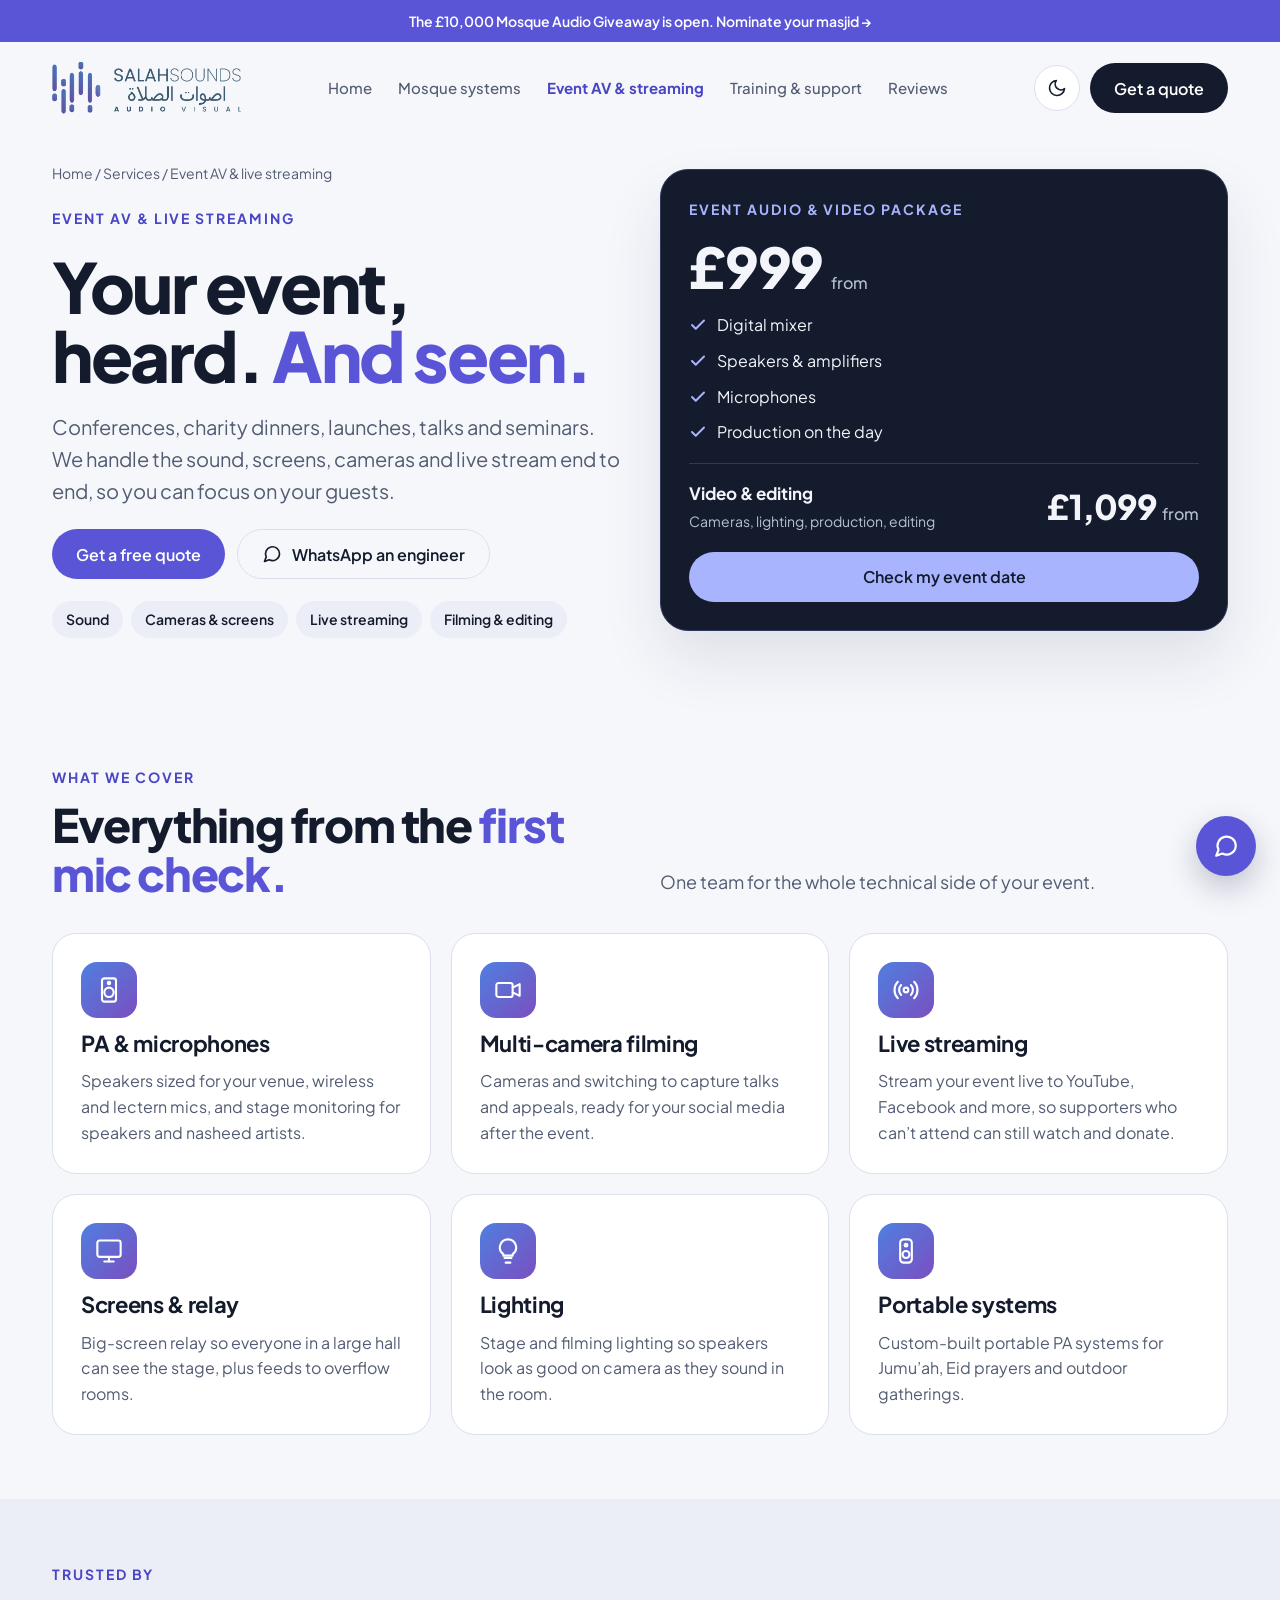
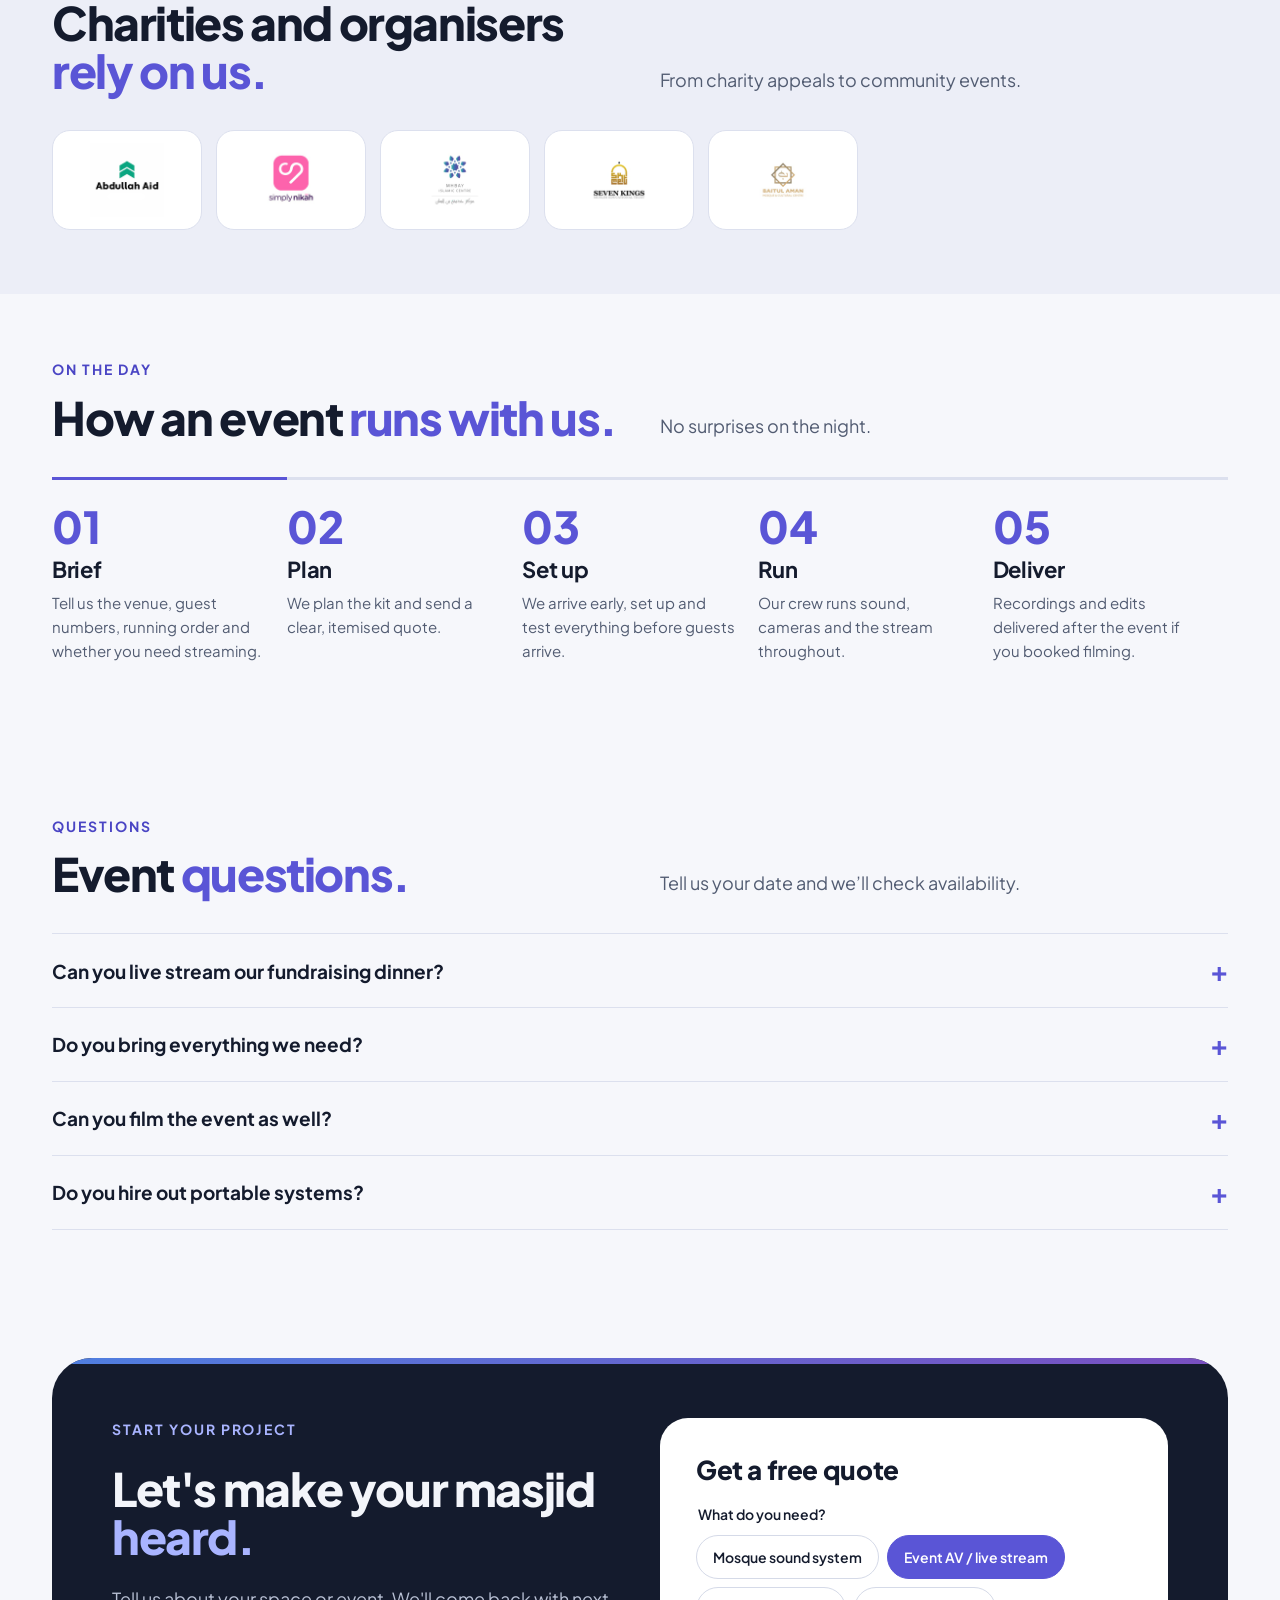
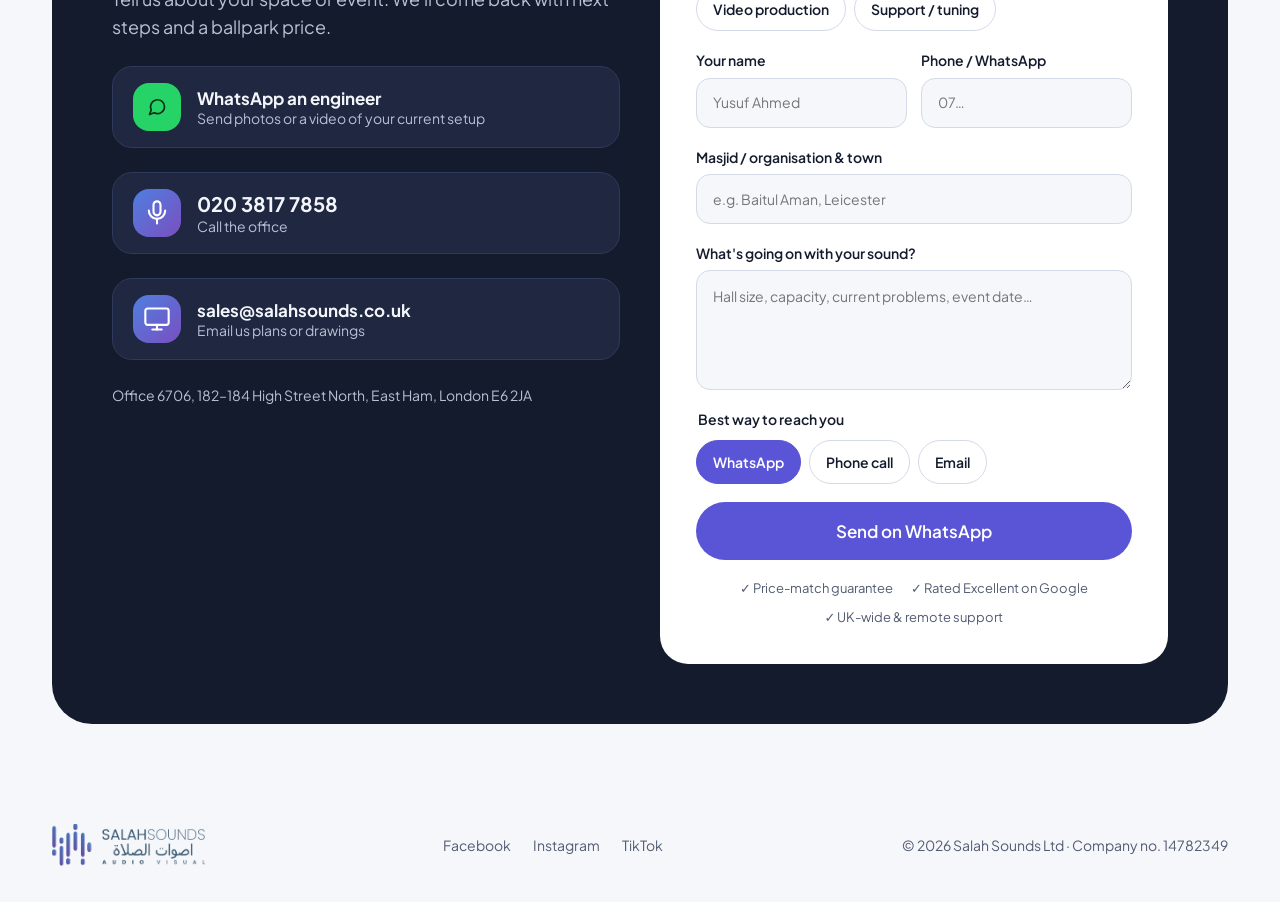
<file: services/event-av-live-streaming.html>
<!doctype html>
<html lang="en">
<head>
<meta charset="utf-8">
<meta name="viewport" content="width=device-width, initial-scale=1">
<title>Event AV &amp; Live Streaming | Salah Sounds</title>
<meta name="description" content="Event sound, cameras, screens and live streaming for conferences, charity dinners and talks. Event packages from £999, filming from £1,099.">
<meta property="og:type" content="website">
<meta property="og:site_name" content="Salah Sounds">
<meta property="og:title" content="Event AV &amp; Live Streaming | Salah Sounds">
<meta property="og:description" content="Event sound, cameras, screens and live streaming for conferences, charity dinners and talks. Event packages from £999, filming from £1,099.">
<meta property="og:image" content="https://fatimahpatel42-ctrl.github.io/salahsounds/img/og-image.jpg">
<meta property="og:image:width" content="1200">
<meta property="og:image:height" content="630">
<meta name="twitter:card" content="summary_large_image">
<link rel="icon" href="../img/salah-sounds-logo.png">
<script>try{var d=localStorage.getItem('ss-theme');if(d?d==='dark':matchMedia('(prefers-color-scheme: dark)').matches)document.documentElement.setAttribute('data-theme','dark')}catch(e){}</script>
<link rel="preconnect" href="https://fonts.googleapis.com">
<link href="https://fonts.googleapis.com/css2?family=Plus+Jakarta+Sans:wght@400;500;600;700;800&display=swap" rel="stylesheet">
<link rel="stylesheet" href="../css/site.css?v=1794509633">
</head>
<body>
<a class="bar" href="https://salahsounds.co.uk/10k-mosque-sound-system-giveaway/"><span class="l">The £10,000 Mosque Audio Giveaway is open. Nominate your masjid →</span><span class="s">£10,000 Mosque Audio Giveaway: nominate your masjid →</span></a>
<div class="wrap">
<header class="site">
<a href="../index.html" aria-label="Salah Sounds home"><img src="../img/salah-sounds-logo.png" alt="Salah Sounds Audio Visual"></a>
<nav class="main" id="main-nav" aria-label="Main"><a href="../index.html">Home</a><a href="mosque-sound-systems.html">Mosque systems</a><a href="event-av-live-streaming.html" aria-current="page">Event AV &amp; streaming</a><a href="training-tuning-support.html">Training &amp; support</a><a href="../index.html#reviews">Reviews</a><a class="nav-book" href="#enquiry">Get a quote</a></nav>
<div style="display:flex;align-items:center;gap:10px"><button type="button" class="mode" data-mode aria-label="Switch between light and dark mode" title="Light / dark mode"><svg class="moon" width="20" height="20" viewBox="0 0 24 24" fill="none" stroke="currentColor" stroke-width="2" stroke-linecap="round" stroke-linejoin="round" aria-hidden="true"><path d="M21 12.8A9 9 0 1 1 11.2 3a7 7 0 0 0 9.8 9.8z"/></svg><svg class="sun" width="20" height="20" viewBox="0 0 24 24" fill="none" stroke="currentColor" stroke-width="2" stroke-linecap="round" stroke-linejoin="round" aria-hidden="true"><circle cx="12" cy="12" r="4"/><path d="M12 2v2M12 20v2M4.9 4.9l1.4 1.4M17.7 17.7l1.4 1.4M2 12h2M20 12h2M4.9 19.1l1.4-1.4M17.7 6.3l1.4-1.4"/></svg></button><a class="btn btn-dark" href="#enquiry">Get a quote</a><button type="button" class="burger" data-burger aria-label="Menu" aria-expanded="false" aria-controls="main-nav"><svg width="20" height="20" viewBox="0 0 24 24" fill="none" stroke="currentColor" stroke-width="2.2" stroke-linecap="round" aria-hidden="true"><path d="M4 7h16"/><path d="M4 12h16"/><path d="M4 17h16"/></svg></button></div>
</header>
</div>
<div class="wrap">
<section class="hero">
<div class="hero-copy">
<div class="crumbs in"><a href="../index.html">Home</a> / <a href="../index.html#services">Services</a> / Event AV &amp; live streaming</div>
<span class="eyebrow in">Event AV &amp; live streaming</span>
<h1 class="in d1">Your event, heard. <span>And seen.</span></h1>
<p class="lead in d2">Conferences, charity dinners, launches, talks and seminars. We handle the sound, screens, cameras and live stream end to end, so you can focus on your guests.</p>
<div class="row in d3"><a class="btn btn-primary" href="#enquiry">Get a free quote</a><a class="btn btn-ghost" href="https://wa.me/442038177858"><svg width="20" height="20" viewBox="0 0 24 24" fill="none" stroke="currentColor" stroke-width="2" stroke-linecap="round" stroke-linejoin="round" aria-hidden="true"><path d="M21 11.5a8.4 8.4 0 0 1-12.4 7.4L3 21l2.1-5.5A8.4 8.4 0 1 1 21 11.5z"/></svg>WhatsApp an engineer</a></div>
<div class="chips in d3"><span class="chip">Sound</span><span class="chip">Cameras &amp; screens</span><span class="chip">Live streaming</span><span class="chip">Filming &amp; editing</span></div>
</div>
<div class="in d3"><div class="panel dark" style="display:flex;flex-direction:column;gap:18px">
<span class="eyebrow" style="color:#A9B4FF">Event audio &amp; video package</span>
<div class="price">£999 <small style="color:#B8C0D4">from</small></div>
<ul class="ticks"><li><svg width="18" height="18" viewBox="0 0 24 24" fill="none" stroke="#A9B4FF" stroke-width="2.6" stroke-linecap="round" stroke-linejoin="round" aria-hidden="true"><path d="M20 6L9 17l-5-5"/></svg><span>Digital mixer</span></li><li><svg width="18" height="18" viewBox="0 0 24 24" fill="none" stroke="#A9B4FF" stroke-width="2.6" stroke-linecap="round" stroke-linejoin="round" aria-hidden="true"><path d="M20 6L9 17l-5-5"/></svg><span>Speakers &amp; amplifiers</span></li><li><svg width="18" height="18" viewBox="0 0 24 24" fill="none" stroke="#A9B4FF" stroke-width="2.6" stroke-linecap="round" stroke-linejoin="round" aria-hidden="true"><path d="M20 6L9 17l-5-5"/></svg><span>Microphones</span></li><li><svg width="18" height="18" viewBox="0 0 24 24" fill="none" stroke="#A9B4FF" stroke-width="2.6" stroke-linecap="round" stroke-linejoin="round" aria-hidden="true"><path d="M20 6L9 17l-5-5"/></svg><span>Production on the day</span></li></ul>
<div style="border-top:1px solid #2E3A5C;padding-top:16px;display:flex;justify-content:space-between;align-items:center;gap:12px;flex-wrap:wrap"><span><b>Video &amp; editing</b><br><span class="muted" style="font-size:14px">Cameras, lighting, production, editing</span></span><span class="price" style="font-size:34px">£1,099 <small style="color:#B8C0D4">from</small></span></div>
<a class="btn" style="background:#A9B4FF;color:#141B2D" href="#enquiry">Check my event date</a>
</div></div>
</section>
</div>
<section class="block"><div class="wrap">
<div class="head rv"><div style="display:flex;flex-direction:column;gap:12px"><span class="eyebrow">What we cover</span><h2>Everything from the <span>first mic check.</span></h2></div><p>One team for the whole technical side of your event.</p></div>
<div class="grid3"><article class="card"><span class="icon"><svg width="28" height="28" viewBox="0 0 24 24" fill="none" stroke="#fff" stroke-width="1.8" stroke-linecap="round" stroke-linejoin="round" aria-hidden="true"><rect x="6" y="2" width="12" height="20" rx="2"/><circle cx="12" cy="14" r="4"/><circle cx="12" cy="6" r="1"/></svg></span><h3>PA &amp; microphones</h3><p>Speakers sized for your venue, wireless and lectern mics, and stage monitoring for speakers and nasheed artists.</p></article><article class="card"><span class="icon"><svg width="28" height="28" viewBox="0 0 24 24" fill="none" stroke="#fff" stroke-width="1.8" stroke-linecap="round" stroke-linejoin="round" aria-hidden="true"><rect x="2" y="6" width="14" height="12" rx="2"/><path d="M16 10l6-3v10l-6-3"/></svg></span><h3>Multi-camera filming</h3><p>Cameras and switching to capture talks and appeals, ready for your social media after the event.</p></article><article class="card"><span class="icon"><svg width="28" height="28" viewBox="0 0 24 24" fill="none" stroke="#fff" stroke-width="1.8" stroke-linecap="round" stroke-linejoin="round" aria-hidden="true"><circle cx="12" cy="12" r="2"/><path d="M16.2 7.8a6 6 0 0 1 0 8.4"/><path d="M7.8 16.2a6 6 0 0 1 0-8.4"/><path d="M19 5a10 10 0 0 1 0 14"/><path d="M5 19A10 10 0 0 1 5 5"/></svg></span><h3>Live streaming</h3><p>Stream your event live to YouTube, Facebook and more, so supporters who can’t attend can still watch and donate.</p></article><article class="card"><span class="icon"><svg width="28" height="28" viewBox="0 0 24 24" fill="none" stroke="#fff" stroke-width="1.8" stroke-linecap="round" stroke-linejoin="round" aria-hidden="true"><rect x="2" y="3" width="20" height="14" rx="2"/><path d="M8 21h8"/><path d="M12 17v4"/></svg></span><h3>Screens &amp; relay</h3><p>Big-screen relay so everyone in a large hall can see the stage, plus feeds to overflow rooms.</p></article><article class="card"><span class="icon"><svg width="28" height="28" viewBox="0 0 24 24" fill="none" stroke="#fff" stroke-width="1.8" stroke-linecap="round" stroke-linejoin="round" aria-hidden="true"><path d="M9 18h6"/><path d="M10 22h4"/><path d="M12 2a7 7 0 0 0-4 12.7V16h8v-1.3A7 7 0 0 0 12 2z"/></svg></span><h3>Lighting</h3><p>Stage and filming lighting so speakers look as good on camera as they sound in the room.</p></article><article class="card"><span class="icon"><svg width="28" height="28" viewBox="0 0 24 24" fill="none" stroke="#fff" stroke-width="1.8" stroke-linecap="round" stroke-linejoin="round" aria-hidden="true"><rect x="7" y="2" width="10" height="20" rx="3"/><circle cx="12" cy="15" r="3"/><circle cx="12" cy="7" r="1.2"/></svg></span><h3>Portable systems</h3><p>Custom-built portable PA systems for Jumu’ah, Eid prayers and outdoor gatherings.</p></article></div>
</div></section>
<section class="block alt"><div class="wrap">
<div class="head rv"><div style="display:flex;flex-direction:column;gap:12px"><span class="eyebrow">Trusted by</span><h2>Charities and organisers <span>rely on us.</span></h2></div><p>From charity appeals to community events.</p></div>
<div class="logos rv"><img src="../img/clients/abdullah-aid.jpg" alt="Abdullah Aid"><img src="../img/clients/simply-nikah.jpg" alt="Simply Nikah"><img src="../img/clients/mhbay.jpg" alt="MHBay Islamic Centre"><img src="../img/clients/seven-kings.jpg" alt="Seven Kings Muslim Educational Trust"><img src="../img/clients/baitul-aman.jpg" alt="Baitul Aman Mosque &amp; Cultural Centre"></div>
</div></section>
<section class="block"><div class="wrap">
<div class="head rv"><div style="display:flex;flex-direction:column;gap:12px"><span class="eyebrow">On the day</span><h2>How an event <span>runs with us.</span></h2></div><p>No surprises on the night.</p></div>
<ol class="steps"><li><b>01</b><h3>Brief</h3><p>Tell us the venue, guest numbers, running order and whether you need streaming.</p></li><li><b>02</b><h3>Plan</h3><p>We plan the kit and send a clear, itemised quote.</p></li><li><b>03</b><h3>Set up</h3><p>We arrive early, set up and test everything before guests arrive.</p></li><li><b>04</b><h3>Run</h3><p>Our crew runs sound, cameras and the stream throughout.</p></li><li><b>05</b><h3>Deliver</h3><p>Recordings and edits delivered after the event if you booked filming.</p></li></ol>
</div></section>
<section class="block"><div class="wrap">
<div class="head rv"><div style="display:flex;flex-direction:column;gap:12px"><span class="eyebrow">Questions</span><h2>Event <span>questions.</span></h2></div><p>Tell us your date and we’ll check availability.</p></div>
<div><details><summary>Can you live stream our fundraising dinner?</summary><p>Yes. Event packages cover sound, cameras and streaming for dinners, launches, talks and conferences.</p></details><details><summary>Do you bring everything we need?</summary><p>Yes. The event package includes the mixer, speakers, amplifiers, microphones and production on the day.</p></details><details><summary>Can you film the event as well?</summary><p>Yes. Our video &amp; editing package covers cameras, lighting, production and editing, from £1,099.</p></details><details><summary>Do you hire out portable systems?</summary><p>Yes. We design and build portable PA systems for Jumu’ah, Eid and outdoor prayers. Ask us about hire or purchase.</p></details></div>
</div></section>
<section class="block" id="enquiry"><div class="wrap">
<div class="contact">
<div style="display:flex;flex-direction:column;gap:24px">
<span class="eyebrow" style="color:#A9B4FF">Start your project</span>
<h2>Let's make your masjid <span>heard.</span></h2>
<p class="muted" style="margin:0;font-size:18px">Tell us about your space or event. We'll come back with next steps and a ballpark price.</p>
<a class="way" href="https://wa.me/442038177858"><span class="icon" style="background:#25D366;width:48px;height:48px"><svg width="20" height="20" viewBox="0 0 24 24" fill="none" stroke="#0B2E17" stroke-width="2" stroke-linecap="round" stroke-linejoin="round" aria-hidden="true"><path d="M21 11.5a8.4 8.4 0 0 1-12.4 7.4L3 21l2.1-5.5A8.4 8.4 0 1 1 21 11.5z"/></svg></span><span><b>WhatsApp an engineer</b><small>Send photos or a video of your current setup</small></span></a>
<a class="way" href="tel:02038177858"><span class="icon" style="width:48px;height:48px"><svg width="28" height="28" viewBox="0 0 24 24" fill="none" stroke="#fff" stroke-width="1.8" stroke-linecap="round" stroke-linejoin="round" aria-hidden="true"><rect x="9" y="2" width="6" height="12" rx="3"/><path d="M5 10a7 7 0 0 0 14 0"/><path d="M12 17v4"/></svg></span><span><b style="font-size:20px">020 3817 7858</b><small>Call the office</small></span></a>
<a class="way" href="mailto:sales@salahsounds.co.uk"><span class="icon" style="width:48px;height:48px"><svg width="28" height="28" viewBox="0 0 24 24" fill="none" stroke="#fff" stroke-width="1.8" stroke-linecap="round" stroke-linejoin="round" aria-hidden="true"><rect x="2" y="3" width="20" height="14" rx="2"/><path d="M8 21h8"/><path d="M12 17v4"/></svg></span><span><b>sales@salahsounds.co.uk</b><small>Email us plans or drawings</small></span></a>
<span class="muted" style="font-size:14px">Office 6706, 182–184 High Street North, East Ham, London E6 2JA</span>
</div>
<form class="enq" onsubmit="return false">
<h3 style="font-size:26px;font-weight:800">Get a free quote</h3>
<fieldset><legend>What do you need?</legend><div class="pick" data-group="need"><button type="button" aria-pressed="false">Mosque sound system</button><button type="button" aria-pressed="true">Event AV / live stream</button><button type="button" aria-pressed="false">Video production</button><button type="button" aria-pressed="false">Support / tuning</button></div></fieldset>
<div class="two"><label>Your name<input name="name" autocomplete="name" placeholder="Yusuf Ahmed"></label><label>Phone / WhatsApp<input name="phone" type="tel" autocomplete="tel" placeholder="07…"></label></div>
<label>Masjid / organisation &amp; town<input name="org" placeholder="e.g. Baitul Aman, Leicester"></label>
<label>What's going on with your sound?<textarea name="msg" rows="4" placeholder="Hall size, capacity, current problems, event date…"></textarea></label>
<fieldset><legend>Best way to reach you</legend><div class="pick" data-group="pref"><button type="button" aria-pressed="true">WhatsApp</button><button type="button" aria-pressed="false">Phone call</button><button type="button" aria-pressed="false">Email</button></div></fieldset>
<button type="button" class="btn btn-primary" data-send style="min-height:58px;font-size:17px"><span>Send on WhatsApp</span></button>
<div style="display:flex;flex-wrap:wrap;justify-content:center;gap:8px 18px;font-size:13px;color:#525C72"><span>✓ Price-match guarantee</span><a href="https://www.google.com/search?q=Salah+Sounds+East+Ham+reviews" target="_blank" rel="noopener" style="text-decoration:none">✓ Rated Excellent on Google</a><span>✓ UK-wide &amp; remote support</span></div>
</form>
</div>
</div></section>
<div class="wrap"><footer class="site">
<img src="../img/salah-sounds-logo.png" alt="Salah Sounds">
<div style="display:flex;gap:22px;flex-wrap:wrap"><a href="https://www.facebook.com/salahsoundsUK" style="text-decoration:none">Facebook</a><a href="https://instagram.com/salahsounds" style="text-decoration:none">Instagram</a><a href="https://www.tiktok.com/@salahsounds" style="text-decoration:none">TikTok</a></div>
<span>© 2026 Salah Sounds Ltd · Company no. 14782349</span>
</footer></div>
<a class="wa-float" href="https://wa.me/442038177858" aria-label="Chat on WhatsApp"><svg width="26" height="26" viewBox="0 0 24 24" fill="none" stroke="currentColor" stroke-width="2" stroke-linecap="round" stroke-linejoin="round" aria-hidden="true"><path d="M21 11.5a8.4 8.4 0 0 1-12.4 7.4L3 21l2.1-5.5A8.4 8.4 0 1 1 21 11.5z"/></svg></a>
<script src="../js/page.js?v=1794509633"></script>
</body>
</html>
</file>
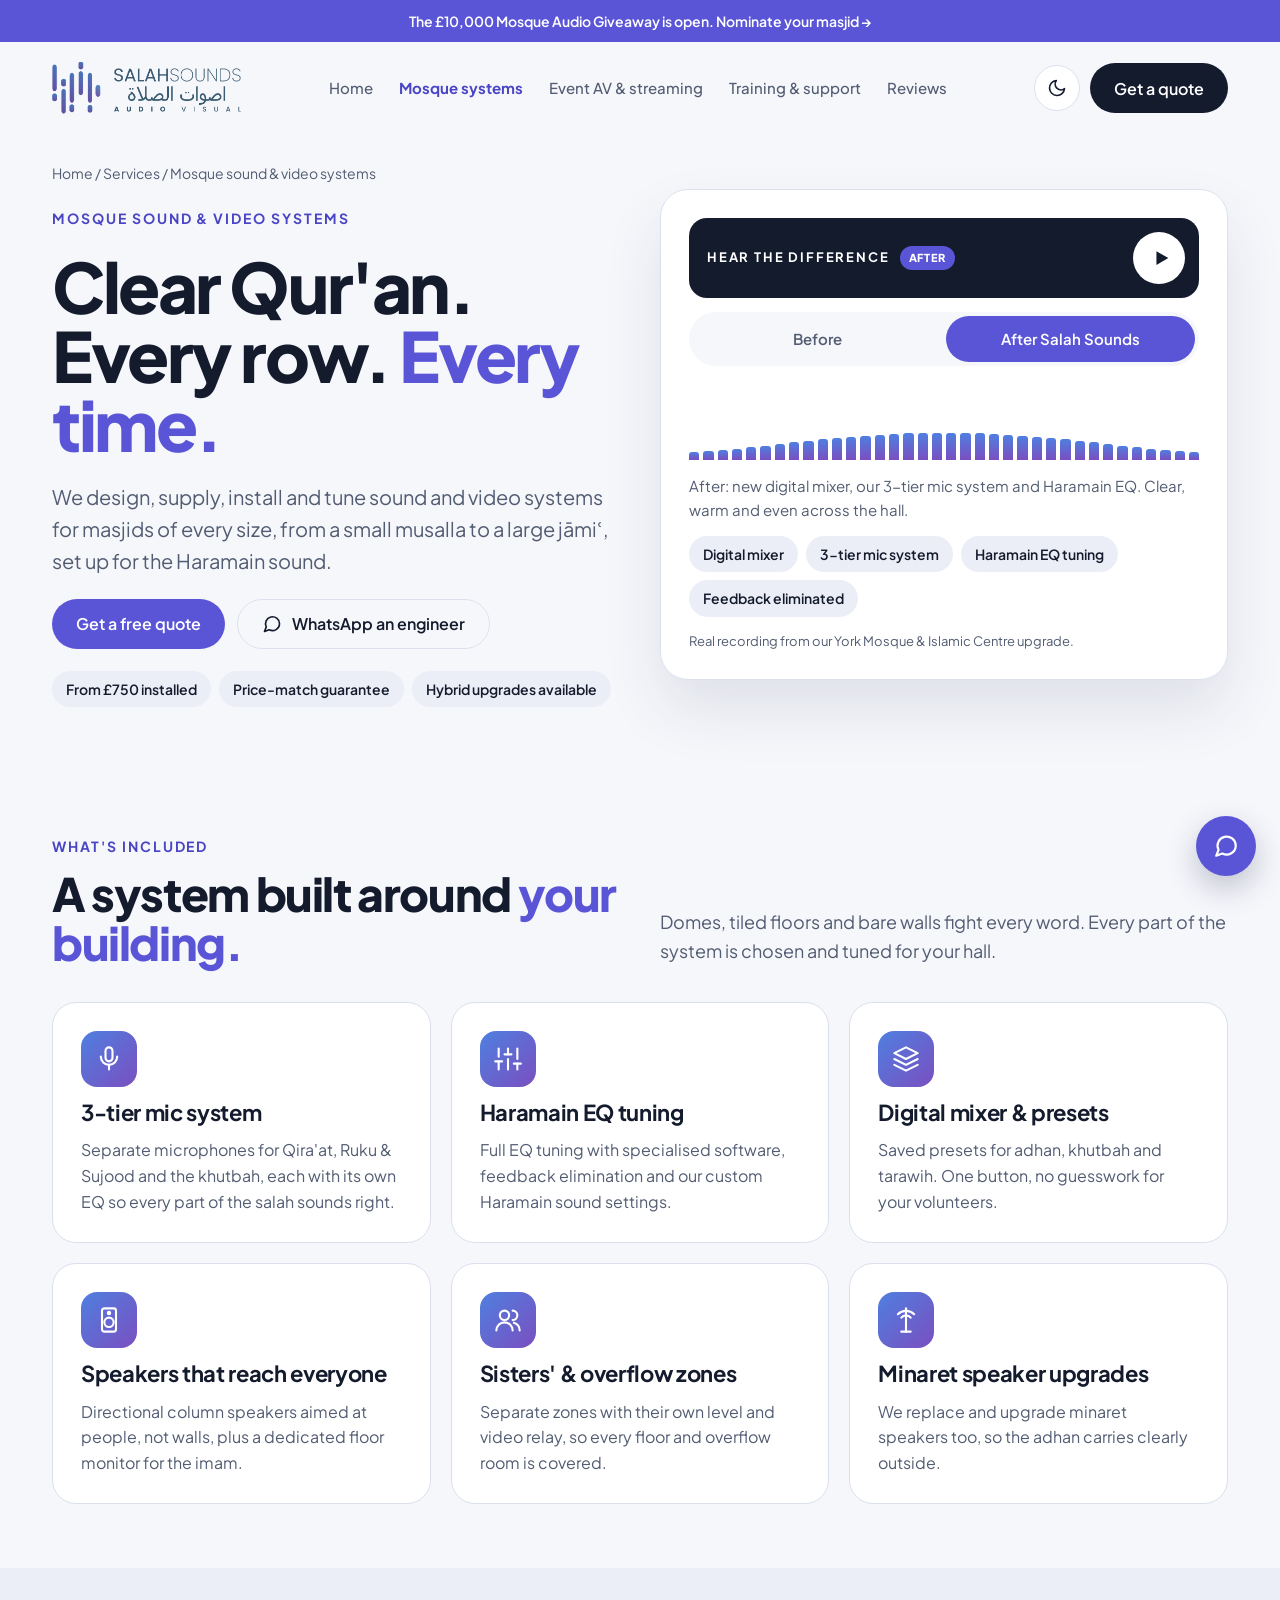
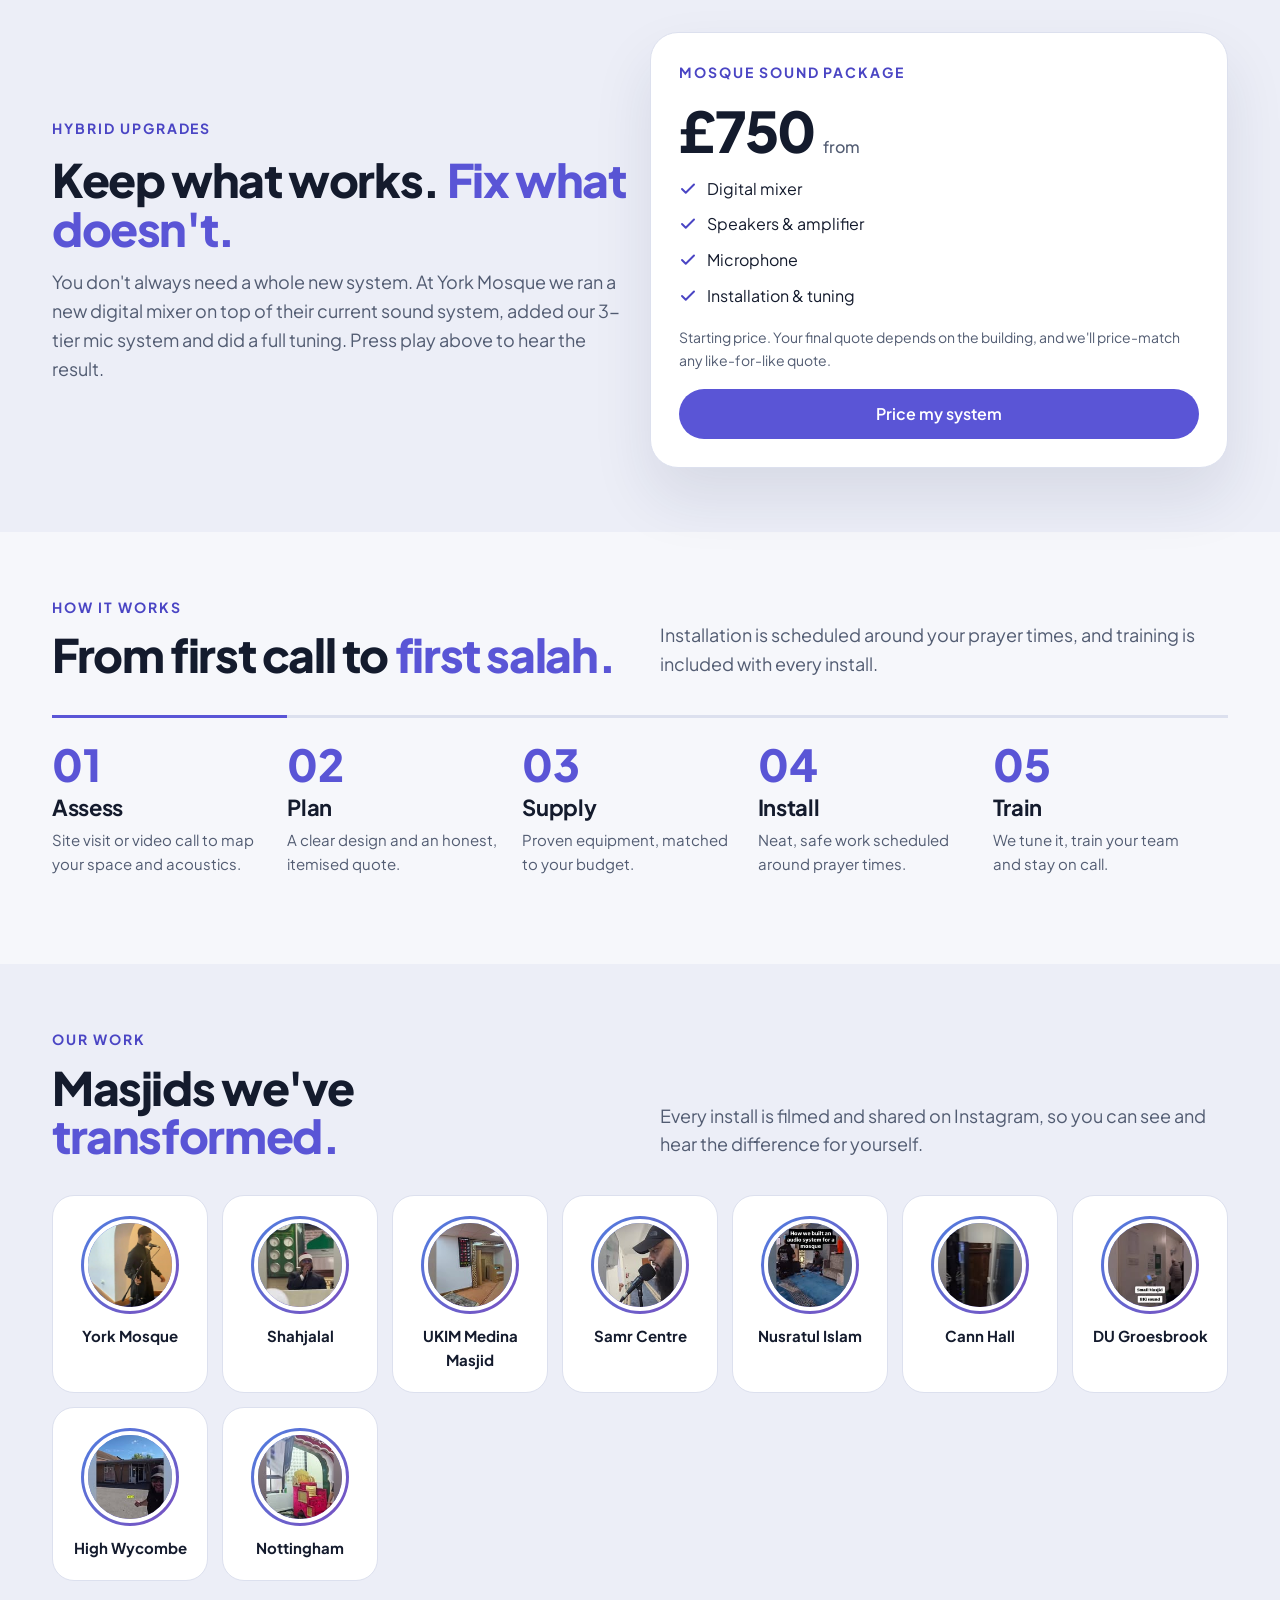
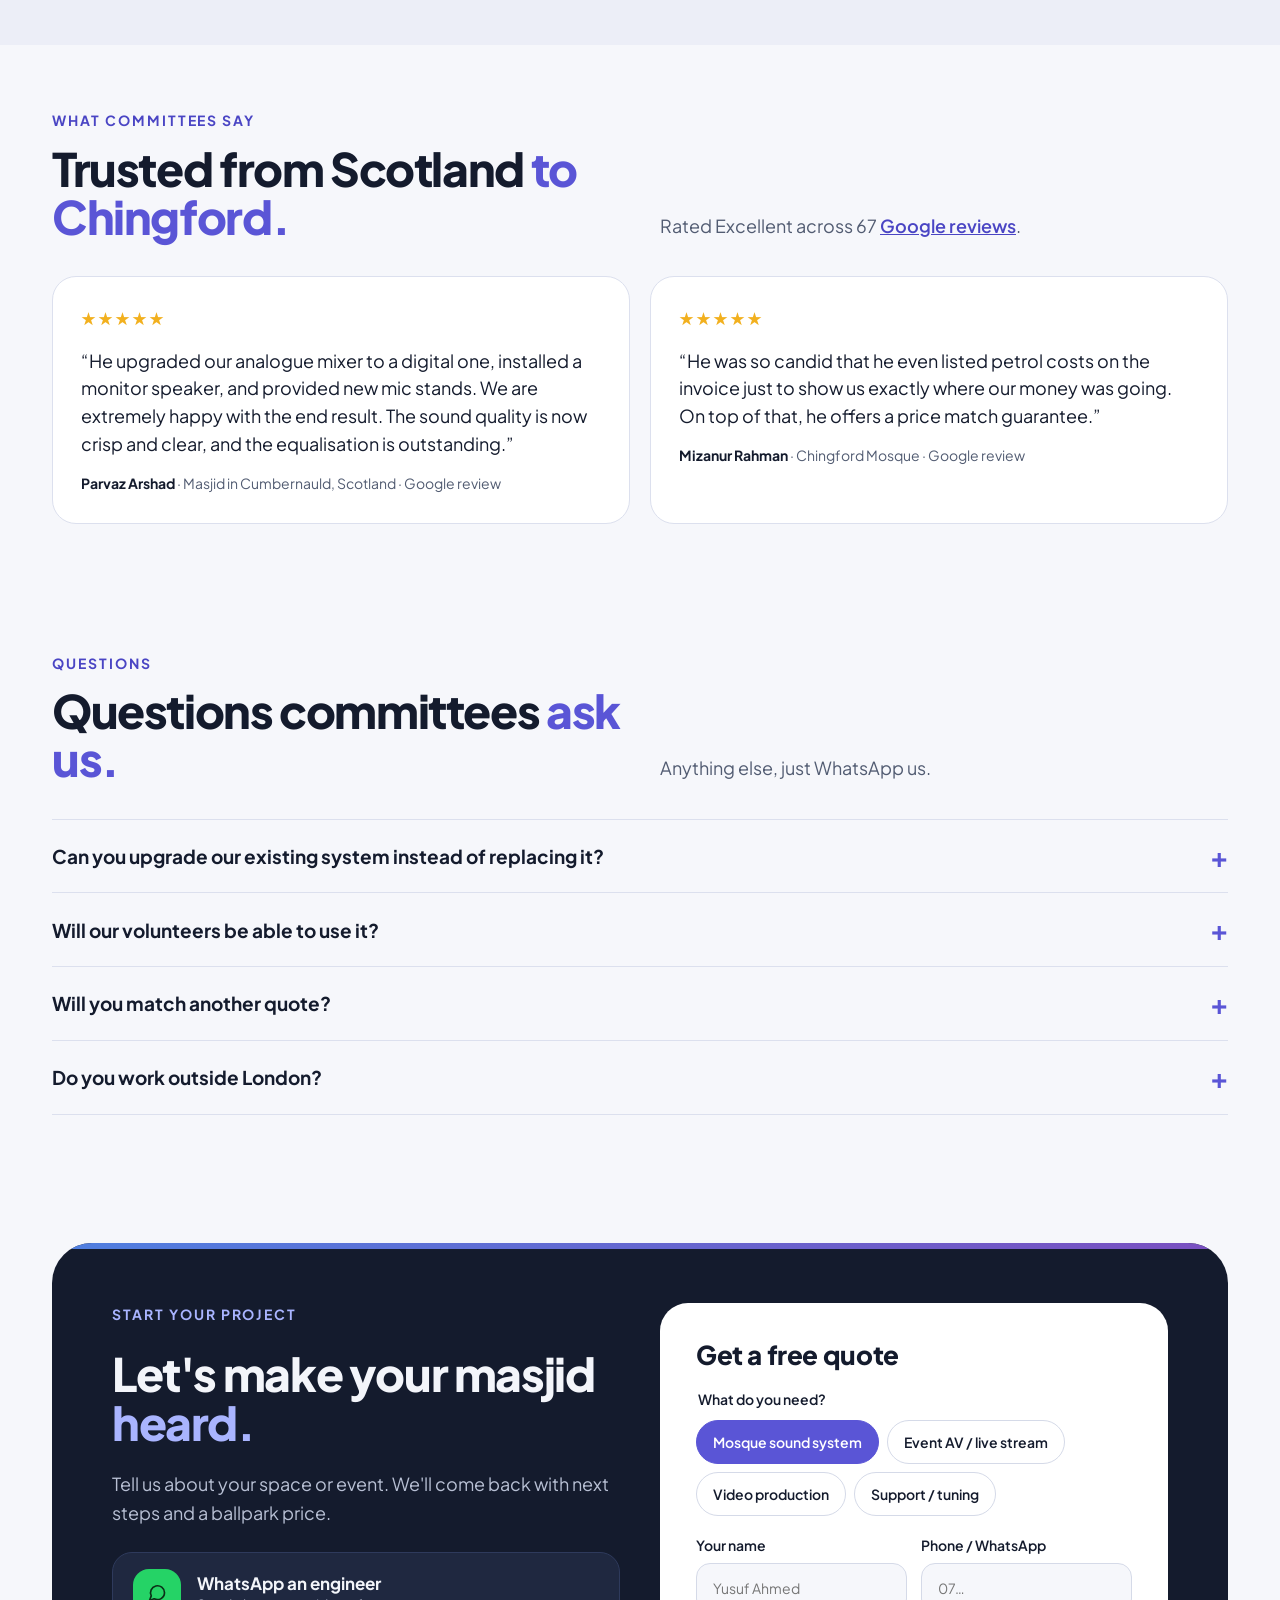
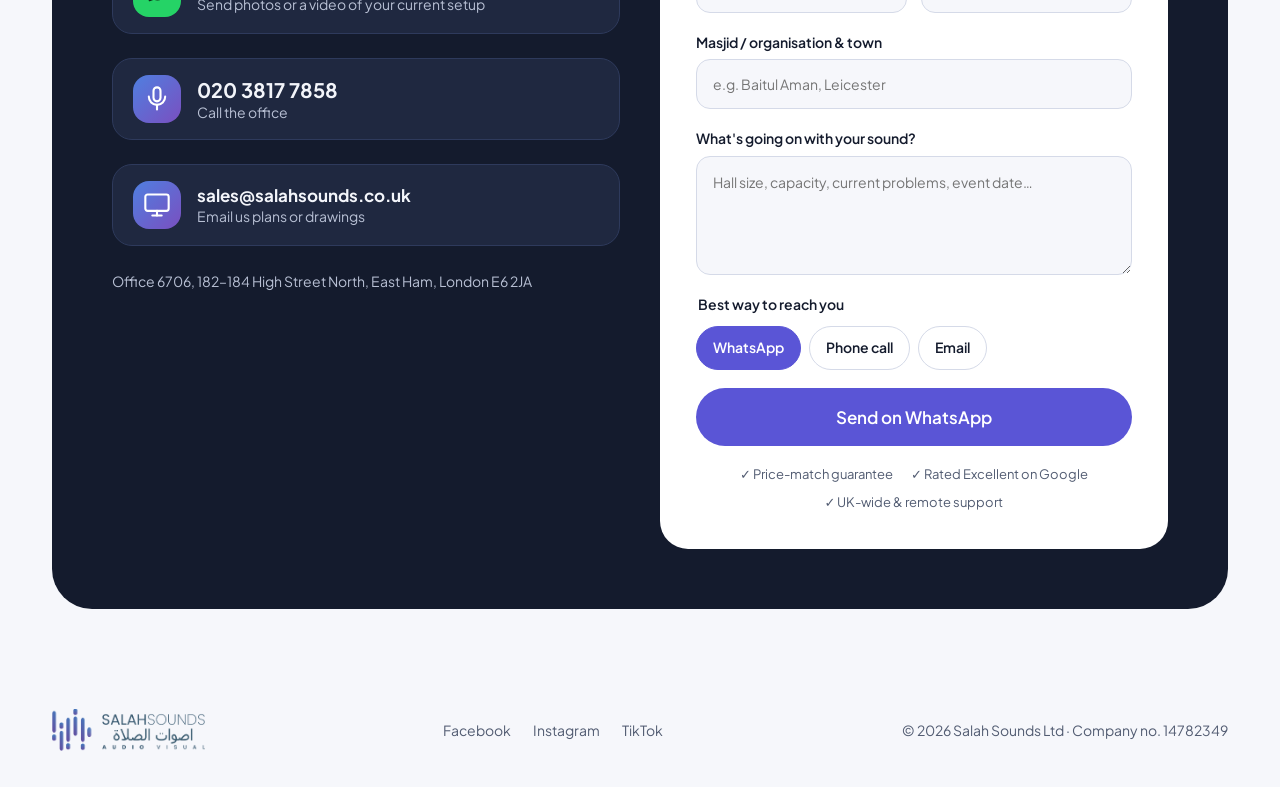
<file: services/mosque-sound-systems.html>
<!doctype html>
<html lang="en">
<head>
<meta charset="utf-8">
<meta name="viewport" content="width=device-width, initial-scale=1">
<title>Mosque Sound &amp; Video Systems | Salah Sounds</title>
<meta name="description" content="Mosque sound system design, installation and Haramain-style tuning from £750. Digital mixers, 3-tier mic systems, sisters’ and overflow zones.">
<meta property="og:type" content="website">
<meta property="og:site_name" content="Salah Sounds">
<meta property="og:title" content="Mosque Sound &amp; Video Systems | Salah Sounds">
<meta property="og:description" content="Mosque sound system design, installation and Haramain-style tuning from £750. Digital mixers, 3-tier mic systems, sisters’ and overflow zones.">
<meta property="og:image" content="https://fatimahpatel42-ctrl.github.io/salahsounds/img/og-image.jpg">
<meta property="og:image:width" content="1200">
<meta property="og:image:height" content="630">
<meta name="twitter:card" content="summary_large_image">
<link rel="icon" href="../img/salah-sounds-logo.png">
<script>try{var d=localStorage.getItem('ss-theme');if(d?d==='dark':matchMedia('(prefers-color-scheme: dark)').matches)document.documentElement.setAttribute('data-theme','dark')}catch(e){}</script>
<link rel="preconnect" href="https://fonts.googleapis.com">
<link href="https://fonts.googleapis.com/css2?family=Plus+Jakarta+Sans:wght@400;500;600;700;800&display=swap" rel="stylesheet">
<link rel="stylesheet" href="../css/site.css?v=1794509633">
</head>
<body>
<a class="bar" href="https://salahsounds.co.uk/10k-mosque-sound-system-giveaway/"><span class="l">The £10,000 Mosque Audio Giveaway is open. Nominate your masjid →</span><span class="s">£10,000 Mosque Audio Giveaway: nominate your masjid →</span></a>
<div class="wrap">
<header class="site">
<a href="../index.html" aria-label="Salah Sounds home"><img src="../img/salah-sounds-logo.png" alt="Salah Sounds Audio Visual"></a>
<nav class="main" id="main-nav" aria-label="Main"><a href="../index.html">Home</a><a href="mosque-sound-systems.html" aria-current="page">Mosque systems</a><a href="event-av-live-streaming.html">Event AV &amp; streaming</a><a href="training-tuning-support.html">Training &amp; support</a><a href="../index.html#reviews">Reviews</a><a class="nav-book" href="#enquiry">Get a quote</a></nav>
<div style="display:flex;align-items:center;gap:10px"><button type="button" class="mode" data-mode aria-label="Switch between light and dark mode" title="Light / dark mode"><svg class="moon" width="20" height="20" viewBox="0 0 24 24" fill="none" stroke="currentColor" stroke-width="2" stroke-linecap="round" stroke-linejoin="round" aria-hidden="true"><path d="M21 12.8A9 9 0 1 1 11.2 3a7 7 0 0 0 9.8 9.8z"/></svg><svg class="sun" width="20" height="20" viewBox="0 0 24 24" fill="none" stroke="currentColor" stroke-width="2" stroke-linecap="round" stroke-linejoin="round" aria-hidden="true"><circle cx="12" cy="12" r="4"/><path d="M12 2v2M12 20v2M4.9 4.9l1.4 1.4M17.7 17.7l1.4 1.4M2 12h2M20 12h2M4.9 19.1l1.4-1.4M17.7 6.3l1.4-1.4"/></svg></button><a class="btn btn-dark" href="#enquiry">Get a quote</a><button type="button" class="burger" data-burger aria-label="Menu" aria-expanded="false" aria-controls="main-nav"><svg width="20" height="20" viewBox="0 0 24 24" fill="none" stroke="currentColor" stroke-width="2.2" stroke-linecap="round" aria-hidden="true"><path d="M4 7h16"/><path d="M4 12h16"/><path d="M4 17h16"/></svg></button></div>
</header>
</div>
<div class="wrap">
<section class="hero">
<div class="hero-copy">
<div class="crumbs in"><a href="../index.html">Home</a> / <a href="../index.html#services">Services</a> / Mosque sound &amp; video systems</div>
<span class="eyebrow in">Mosque sound &amp; video systems</span>
<h1 class="in d1">Clear Qur'an. Every row. <span>Every time.</span></h1>
<p class="lead in d2">We design, supply, install and tune sound and video systems for masjids of every size, from a small musalla to a large jāmiʿ, set up for the Haramain sound.</p>
<div class="row in d3"><a class="btn btn-primary" href="#enquiry">Get a free quote</a><a class="btn btn-ghost" href="https://wa.me/442038177858"><svg width="20" height="20" viewBox="0 0 24 24" fill="none" stroke="currentColor" stroke-width="2" stroke-linecap="round" stroke-linejoin="round" aria-hidden="true"><path d="M21 11.5a8.4 8.4 0 0 1-12.4 7.4L3 21l2.1-5.5A8.4 8.4 0 1 1 21 11.5z"/></svg>WhatsApp an engineer</a></div>
<div class="chips in d3"><span class="chip">From £750 installed</span><span class="chip">Price-match guarantee</span><span class="chip">Hybrid upgrades available</span></div>
</div>
<div class="in d3"><div class="panel player">
<div class="top"><span class="l">Hear the difference <span class="tag after">After</span></span><button type="button" class="play" aria-label="Play recording"></button></div>
<div class="seg" role="group" aria-label="Compare before and after"><button type="button" data-m="before">Before</button><button type="button" data-m="after">After Salah Sounds</button></div>
<div class="bars" aria-hidden="true"></div>
<p class="note" style="margin:0;font-size:15px;color:var(--muted)"></p>
<div class="chips"><span class="chip">Digital mixer</span><span class="chip">3-tier mic system</span><span class="chip">Haramain EQ tuning</span><span class="chip">Feedback eliminated</span></div>
<p style="margin:0;font-size:13px;color:var(--muted)">Real recording from our York Mosque &amp; Islamic Centre upgrade.</p>
<audio data-m="before" src="../audio/york-before.mp4" preload="auto"></audio>
<audio data-m="after" src="../audio/york-after.mp4" preload="auto"></audio>
</div></div>
</section>
</div>
<section class="block"><div class="wrap">
<div class="head rv"><div style="display:flex;flex-direction:column;gap:12px"><span class="eyebrow">What's included</span><h2>A system built around <span>your building.</span></h2></div><p>Domes, tiled floors and bare walls fight every word. Every part of the system is chosen and tuned for your hall.</p></div>
<div class="grid3"><article class="card"><span class="icon"><svg width="28" height="28" viewBox="0 0 24 24" fill="none" stroke="#fff" stroke-width="1.8" stroke-linecap="round" stroke-linejoin="round" aria-hidden="true"><rect x="9" y="2" width="6" height="12" rx="3"/><path d="M5 10a7 7 0 0 0 14 0"/><path d="M12 17v4"/></svg></span><h3>3-tier mic system</h3><p>Separate microphones for Qira'at, Ruku &amp; Sujood and the khutbah, each with its own EQ so every part of the salah sounds right.</p></article><article class="card"><span class="icon"><svg width="28" height="28" viewBox="0 0 24 24" fill="none" stroke="#fff" stroke-width="1.8" stroke-linecap="round" stroke-linejoin="round" aria-hidden="true"><path d="M4 21v-7"/><path d="M4 10V3"/><path d="M12 21v-9"/><path d="M12 8V3"/><path d="M20 21v-5"/><path d="M20 12V3"/><path d="M1 14h6"/><path d="M9 8h6"/><path d="M17 16h6"/></svg></span><h3>Haramain EQ tuning</h3><p>Full EQ tuning with specialised software, feedback elimination and our custom Haramain sound settings.</p></article><article class="card"><span class="icon"><svg width="28" height="28" viewBox="0 0 24 24" fill="none" stroke="#fff" stroke-width="1.8" stroke-linecap="round" stroke-linejoin="round" aria-hidden="true"><path d="M12 2l10 5-10 5L2 7z"/><path d="M2 17l10 5 10-5"/><path d="M2 12l10 5 10-5"/></svg></span><h3>Digital mixer &amp; presets</h3><p>Saved presets for adhan, khutbah and tarawih. One button, no guesswork for your volunteers.</p></article><article class="card"><span class="icon"><svg width="28" height="28" viewBox="0 0 24 24" fill="none" stroke="#fff" stroke-width="1.8" stroke-linecap="round" stroke-linejoin="round" aria-hidden="true"><rect x="6" y="2" width="12" height="20" rx="2"/><circle cx="12" cy="14" r="4"/><circle cx="12" cy="6" r="1"/></svg></span><h3>Speakers that reach everyone</h3><p>Directional column speakers aimed at people, not walls, plus a dedicated floor monitor for the imam.</p></article><article class="card"><span class="icon"><svg width="28" height="28" viewBox="0 0 24 24" fill="none" stroke="#fff" stroke-width="1.8" stroke-linecap="round" stroke-linejoin="round" aria-hidden="true"><circle cx="9" cy="8" r="4"/><path d="M2 21a7 7 0 0 1 14 0"/><path d="M16 4a4 4 0 0 1 0 8"/><path d="M22 21a7 7 0 0 0-5-6.7"/></svg></span><h3>Sisters' &amp; overflow zones</h3><p>Separate zones with their own level and video relay, so every floor and overflow room is covered.</p></article><article class="card"><span class="icon"><svg width="28" height="28" viewBox="0 0 24 24" fill="none" stroke="#fff" stroke-width="1.8" stroke-linecap="round" stroke-linejoin="round" aria-hidden="true"><path d="M12 2v20"/><path d="M8 22h8"/><path d="M5 7a10 10 0 0 1 14 0"/><path d="M8 10a5 5 0 0 1 8 0"/></svg></span><h3>Minaret speaker upgrades</h3><p>We replace and upgrade minaret speakers too, so the adhan carries clearly outside.</p></article></div>
</div></section>
<section class="block alt"><div class="wrap"><div class="grid2" style="align-items:center">
<div class="rv" style="display:flex;flex-direction:column;gap:16px"><span class="eyebrow">Hybrid upgrades</span><h2>Keep what works. <span>Fix what doesn't.</span></h2>
<p class="lead" style="font-size:18px">You don't always need a whole new system. At York Mosque we ran a new digital mixer on top of their current sound system, added our 3-tier mic system and did a full tuning. Press play above to hear the result.</p></div>
<div class="panel rv" style="display:flex;flex-direction:column;gap:18px"><span class="eyebrow">Mosque sound package</span><div class="price">£750 <small>from</small></div><ul class="ticks"><li><svg width="18" height="18" viewBox="0 0 24 24" fill="none" stroke="#4A45C4" stroke-width="2.6" stroke-linecap="round" stroke-linejoin="round" aria-hidden="true"><path d="M20 6L9 17l-5-5"/></svg><span>Digital mixer</span></li><li><svg width="18" height="18" viewBox="0 0 24 24" fill="none" stroke="#4A45C4" stroke-width="2.6" stroke-linecap="round" stroke-linejoin="round" aria-hidden="true"><path d="M20 6L9 17l-5-5"/></svg><span>Speakers &amp; amplifier</span></li><li><svg width="18" height="18" viewBox="0 0 24 24" fill="none" stroke="#4A45C4" stroke-width="2.6" stroke-linecap="round" stroke-linejoin="round" aria-hidden="true"><path d="M20 6L9 17l-5-5"/></svg><span>Microphone</span></li><li><svg width="18" height="18" viewBox="0 0 24 24" fill="none" stroke="#4A45C4" stroke-width="2.6" stroke-linecap="round" stroke-linejoin="round" aria-hidden="true"><path d="M20 6L9 17l-5-5"/></svg><span>Installation &amp; tuning</span></li></ul><p style="margin:0;font-size:14px;color:var(--muted)">Starting price. Your final quote depends on the building, and we'll price-match any like-for-like quote.</p><a class="btn btn-primary" href="../index.html#estimate">Price my system</a></div>
</div></div></section>
<section class="block"><div class="wrap">
<div class="head rv"><div style="display:flex;flex-direction:column;gap:12px"><span class="eyebrow">How it works</span><h2>From first call to <span>first salah.</span></h2></div><p>Installation is scheduled around your prayer times, and training is included with every install.</p></div>
<ol class="steps"><li><b>01</b><h3>Assess</h3><p>Site visit or video call to map your space and acoustics.</p></li><li><b>02</b><h3>Plan</h3><p>A clear design and an honest, itemised quote.</p></li><li><b>03</b><h3>Supply</h3><p>Proven equipment, matched to your budget.</p></li><li><b>04</b><h3>Install</h3><p>Neat, safe work scheduled around prayer times.</p></li><li><b>05</b><h3>Train</h3><p>We tune it, train your team and stay on call.</p></li></ol>
</div></section>
<section class="block alt"><div class="wrap">
<div class="head rv"><div style="display:flex;flex-direction:column;gap:12px"><span class="eyebrow">Our work</span><h2>Masjids we've <span>transformed.</span></h2></div><p>Every install is filmed and shared on Instagram, so you can see and hear the difference for yourself.</p></div>
<div style="display:grid;grid-template-columns:repeat(auto-fit,minmax(150px,1fr));gap:14px"><a class="masjid" href="https://www.instagram.com/salahsounds/"><span class="ring"><img src="../img/masjids/york-mosque.jpg" alt="York Mosque install"></span>York Mosque</a><a class="masjid" href="https://www.instagram.com/salahsounds/"><span class="ring"><img src="../img/masjids/shahjalal.jpg" alt="Shahjalal install"></span>Shahjalal</a><a class="masjid" href="https://www.instagram.com/salahsounds/"><span class="ring"><img src="../img/masjids/ukim-medina.jpg" alt="UKIM Medina Masjid install"></span>UKIM Medina Masjid</a><a class="masjid" href="https://www.instagram.com/salahsounds/"><span class="ring"><img src="../img/masjids/samr-centre.jpg" alt="Samr Centre install"></span>Samr Centre</a><a class="masjid" href="https://www.instagram.com/salahsounds/"><span class="ring"><img src="../img/masjids/nusratul-islam.jpg" alt="Nusratul Islam install"></span>Nusratul Islam</a><a class="masjid" href="https://www.instagram.com/salahsounds/"><span class="ring"><img src="../img/masjids/cann-hall.jpg" alt="Cann Hall install"></span>Cann Hall</a><a class="masjid" href="https://www.instagram.com/salahsounds/"><span class="ring"><img src="../img/masjids/du-groesbrook.jpg" alt="DU Groesbrook install"></span>DU Groesbrook</a><a class="masjid" href="https://www.instagram.com/salahsounds/"><span class="ring"><img src="../img/masjids/high-wycombe.jpg" alt="High Wycombe install"></span>High Wycombe</a><a class="masjid" href="https://www.instagram.com/salahsounds/"><span class="ring"><img src="../img/masjids/nottingham.jpg" alt="Nottingham install"></span>Nottingham</a></div>
</div></section>
<section class="block"><div class="wrap">
<div class="head rv"><div style="display:flex;flex-direction:column;gap:12px"><span class="eyebrow">What committees say</span><h2>Trusted from Scotland <span>to Chingford.</span></h2></div><p>Rated Excellent across 67 <a href="https://www.google.com/search?q=Salah+Sounds+East+Ham+reviews" target="_blank" rel="noopener" style="color:var(--accentText);font-weight:600">Google reviews</a>.</p></div>
<div class="grid2"><figure class="card quote"><span class="stars" role="img" aria-label="5 out of 5 stars">★★★★★</span><blockquote>“He upgraded our analogue mixer to a digital one, installed a monitor speaker, and provided new mic stands. We are extremely happy with the end result. The sound quality is now crisp and clear, and the equalisation is outstanding.”</blockquote><figcaption><b>Parvaz Arshad</b> · Masjid in Cumbernauld, Scotland · Google review</figcaption></figure><figure class="card quote"><span class="stars" role="img" aria-label="5 out of 5 stars">★★★★★</span><blockquote>“He was so candid that he even listed petrol costs on the invoice just to show us exactly where our money was going. On top of that, he offers a price match guarantee.”</blockquote><figcaption><b>Mizanur Rahman</b> · Chingford Mosque · Google review</figcaption></figure></div>
</div></section>
<section class="block"><div class="wrap">
<div class="head rv"><div style="display:flex;flex-direction:column;gap:12px"><span class="eyebrow">Questions</span><h2>Questions committees <span>ask us.</span></h2></div><p>Anything else, just WhatsApp us.</p></div>
<div><details><summary>Can you upgrade our existing system instead of replacing it?</summary><p>Often, yes. We regularly do hybrid upgrades, adding a digital mixer, new microphones and full tuning on top of the speakers you already have.</p></details><details><summary>Will our volunteers be able to use it?</summary><p>Training is part of every install. We set simple presets for adhan, khutbah and tarawih so anyone can run it.</p></details><details><summary>Will you match another quote?</summary><p>Yes. Send us a like-for-like quote and we’ll match it.</p></details><details><summary>Do you work outside London?</summary><p>Yes. We work across the UK and support masjids abroad, including the USA and Australia, with remote tuning.</p></details></div>
</div></section>
<section class="block" id="enquiry"><div class="wrap">
<div class="contact">
<div style="display:flex;flex-direction:column;gap:24px">
<span class="eyebrow" style="color:#A9B4FF">Start your project</span>
<h2>Let's make your masjid <span>heard.</span></h2>
<p class="muted" style="margin:0;font-size:18px">Tell us about your space or event. We'll come back with next steps and a ballpark price.</p>
<a class="way" href="https://wa.me/442038177858"><span class="icon" style="background:#25D366;width:48px;height:48px"><svg width="20" height="20" viewBox="0 0 24 24" fill="none" stroke="#0B2E17" stroke-width="2" stroke-linecap="round" stroke-linejoin="round" aria-hidden="true"><path d="M21 11.5a8.4 8.4 0 0 1-12.4 7.4L3 21l2.1-5.5A8.4 8.4 0 1 1 21 11.5z"/></svg></span><span><b>WhatsApp an engineer</b><small>Send photos or a video of your current setup</small></span></a>
<a class="way" href="tel:02038177858"><span class="icon" style="width:48px;height:48px"><svg width="28" height="28" viewBox="0 0 24 24" fill="none" stroke="#fff" stroke-width="1.8" stroke-linecap="round" stroke-linejoin="round" aria-hidden="true"><rect x="9" y="2" width="6" height="12" rx="3"/><path d="M5 10a7 7 0 0 0 14 0"/><path d="M12 17v4"/></svg></span><span><b style="font-size:20px">020 3817 7858</b><small>Call the office</small></span></a>
<a class="way" href="mailto:sales@salahsounds.co.uk"><span class="icon" style="width:48px;height:48px"><svg width="28" height="28" viewBox="0 0 24 24" fill="none" stroke="#fff" stroke-width="1.8" stroke-linecap="round" stroke-linejoin="round" aria-hidden="true"><rect x="2" y="3" width="20" height="14" rx="2"/><path d="M8 21h8"/><path d="M12 17v4"/></svg></span><span><b>sales@salahsounds.co.uk</b><small>Email us plans or drawings</small></span></a>
<span class="muted" style="font-size:14px">Office 6706, 182–184 High Street North, East Ham, London E6 2JA</span>
</div>
<form class="enq" onsubmit="return false">
<h3 style="font-size:26px;font-weight:800">Get a free quote</h3>
<fieldset><legend>What do you need?</legend><div class="pick" data-group="need"><button type="button" aria-pressed="true">Mosque sound system</button><button type="button" aria-pressed="false">Event AV / live stream</button><button type="button" aria-pressed="false">Video production</button><button type="button" aria-pressed="false">Support / tuning</button></div></fieldset>
<div class="two"><label>Your name<input name="name" autocomplete="name" placeholder="Yusuf Ahmed"></label><label>Phone / WhatsApp<input name="phone" type="tel" autocomplete="tel" placeholder="07…"></label></div>
<label>Masjid / organisation &amp; town<input name="org" placeholder="e.g. Baitul Aman, Leicester"></label>
<label>What's going on with your sound?<textarea name="msg" rows="4" placeholder="Hall size, capacity, current problems, event date…"></textarea></label>
<fieldset><legend>Best way to reach you</legend><div class="pick" data-group="pref"><button type="button" aria-pressed="true">WhatsApp</button><button type="button" aria-pressed="false">Phone call</button><button type="button" aria-pressed="false">Email</button></div></fieldset>
<button type="button" class="btn btn-primary" data-send style="min-height:58px;font-size:17px"><span>Send on WhatsApp</span></button>
<div style="display:flex;flex-wrap:wrap;justify-content:center;gap:8px 18px;font-size:13px;color:#525C72"><span>✓ Price-match guarantee</span><a href="https://www.google.com/search?q=Salah+Sounds+East+Ham+reviews" target="_blank" rel="noopener" style="text-decoration:none">✓ Rated Excellent on Google</a><span>✓ UK-wide &amp; remote support</span></div>
</form>
</div>
</div></section>
<div class="wrap"><footer class="site">
<img src="../img/salah-sounds-logo.png" alt="Salah Sounds">
<div style="display:flex;gap:22px;flex-wrap:wrap"><a href="https://www.facebook.com/salahsoundsUK" style="text-decoration:none">Facebook</a><a href="https://instagram.com/salahsounds" style="text-decoration:none">Instagram</a><a href="https://www.tiktok.com/@salahsounds" style="text-decoration:none">TikTok</a></div>
<span>© 2026 Salah Sounds Ltd · Company no. 14782349</span>
</footer></div>
<a class="wa-float" href="https://wa.me/442038177858" aria-label="Chat on WhatsApp"><svg width="26" height="26" viewBox="0 0 24 24" fill="none" stroke="currentColor" stroke-width="2" stroke-linecap="round" stroke-linejoin="round" aria-hidden="true"><path d="M21 11.5a8.4 8.4 0 0 1-12.4 7.4L3 21l2.1-5.5A8.4 8.4 0 1 1 21 11.5z"/></svg></a>
<script src="../js/page.js?v=1794509633"></script>
</body>
</html>
</file>
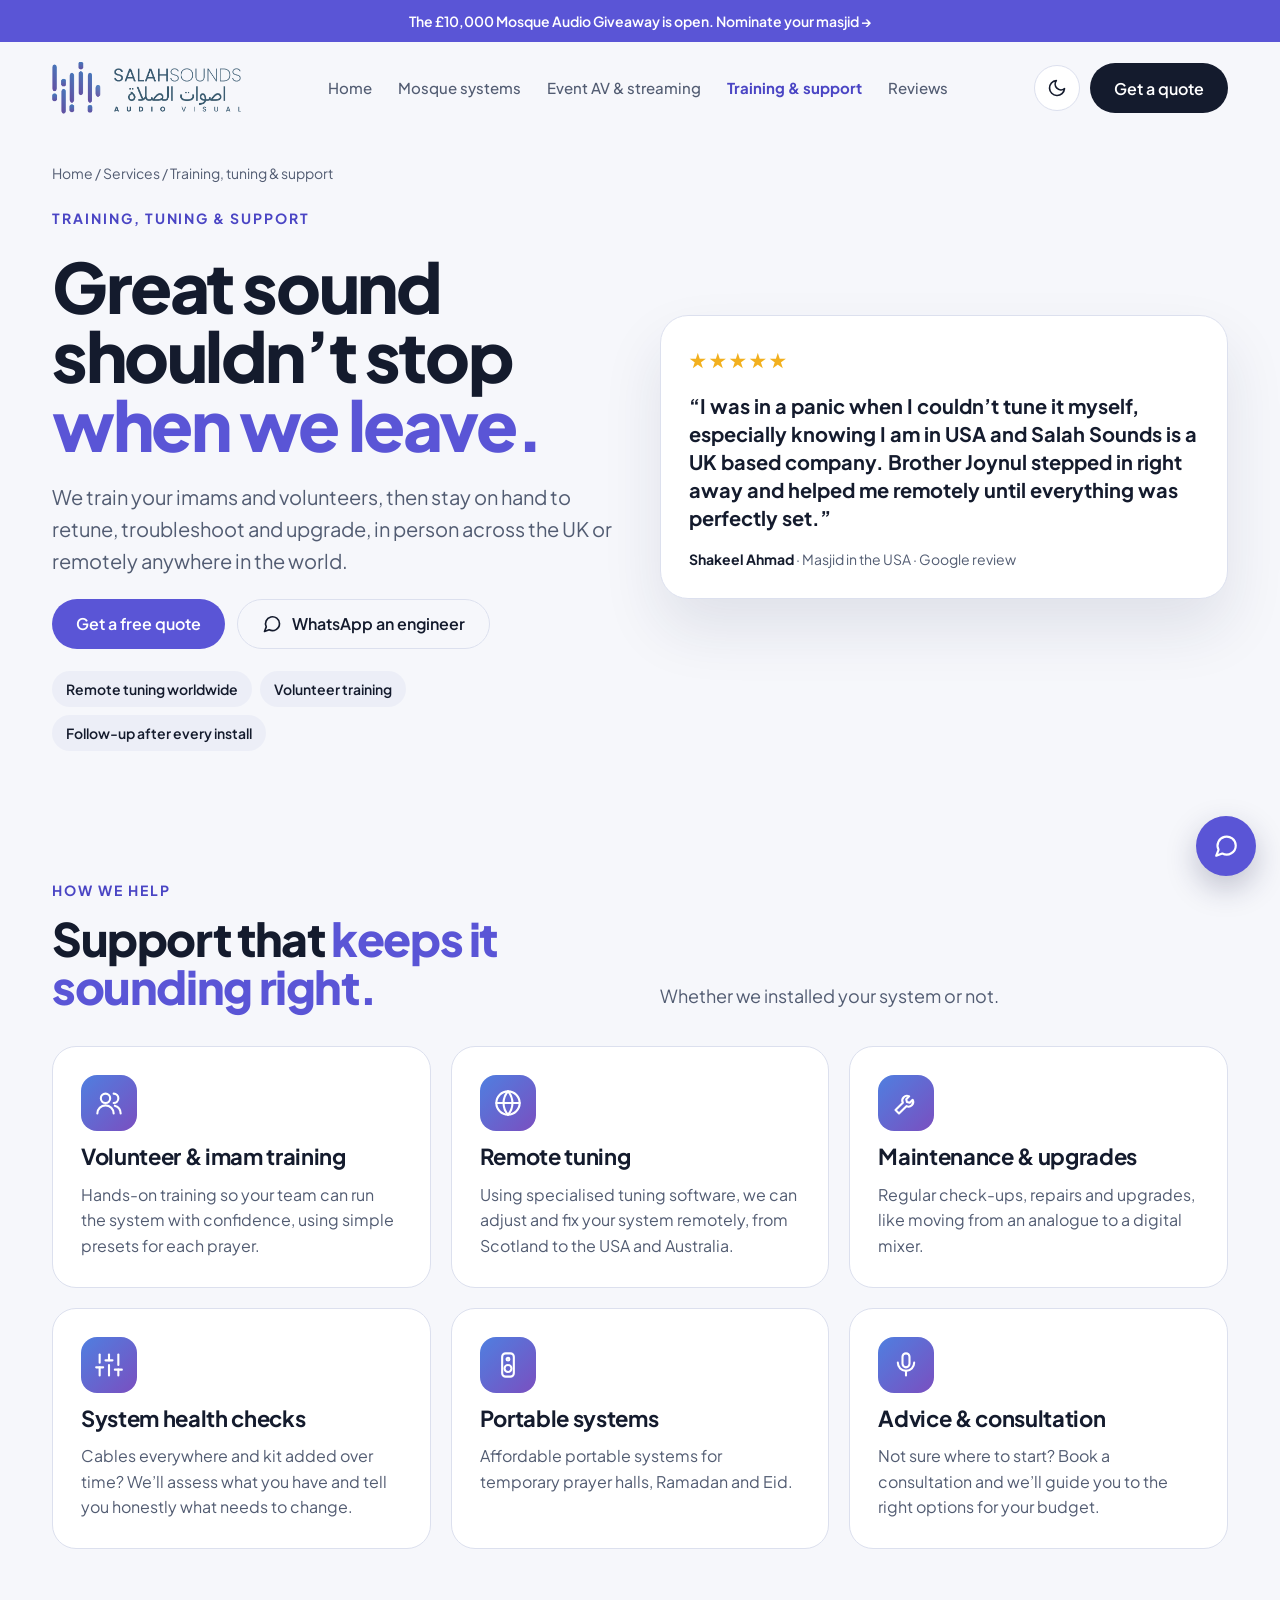
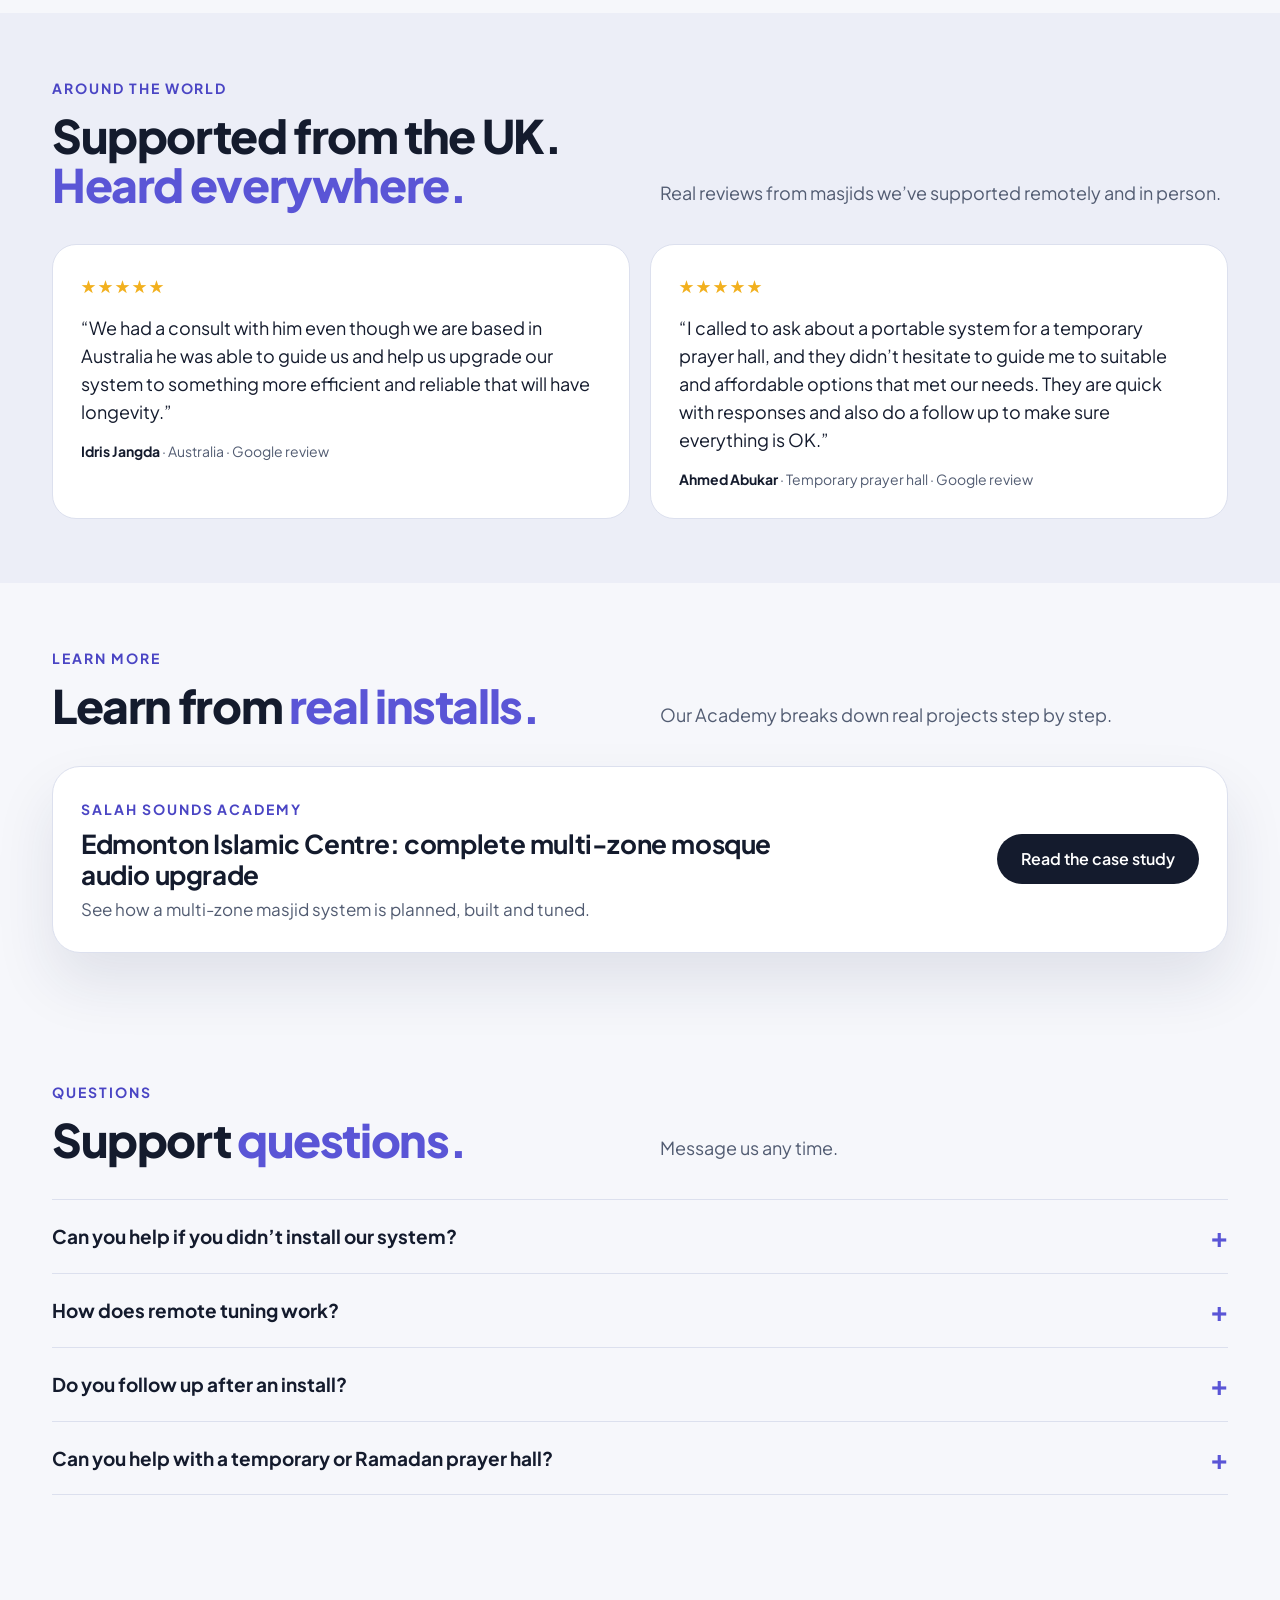
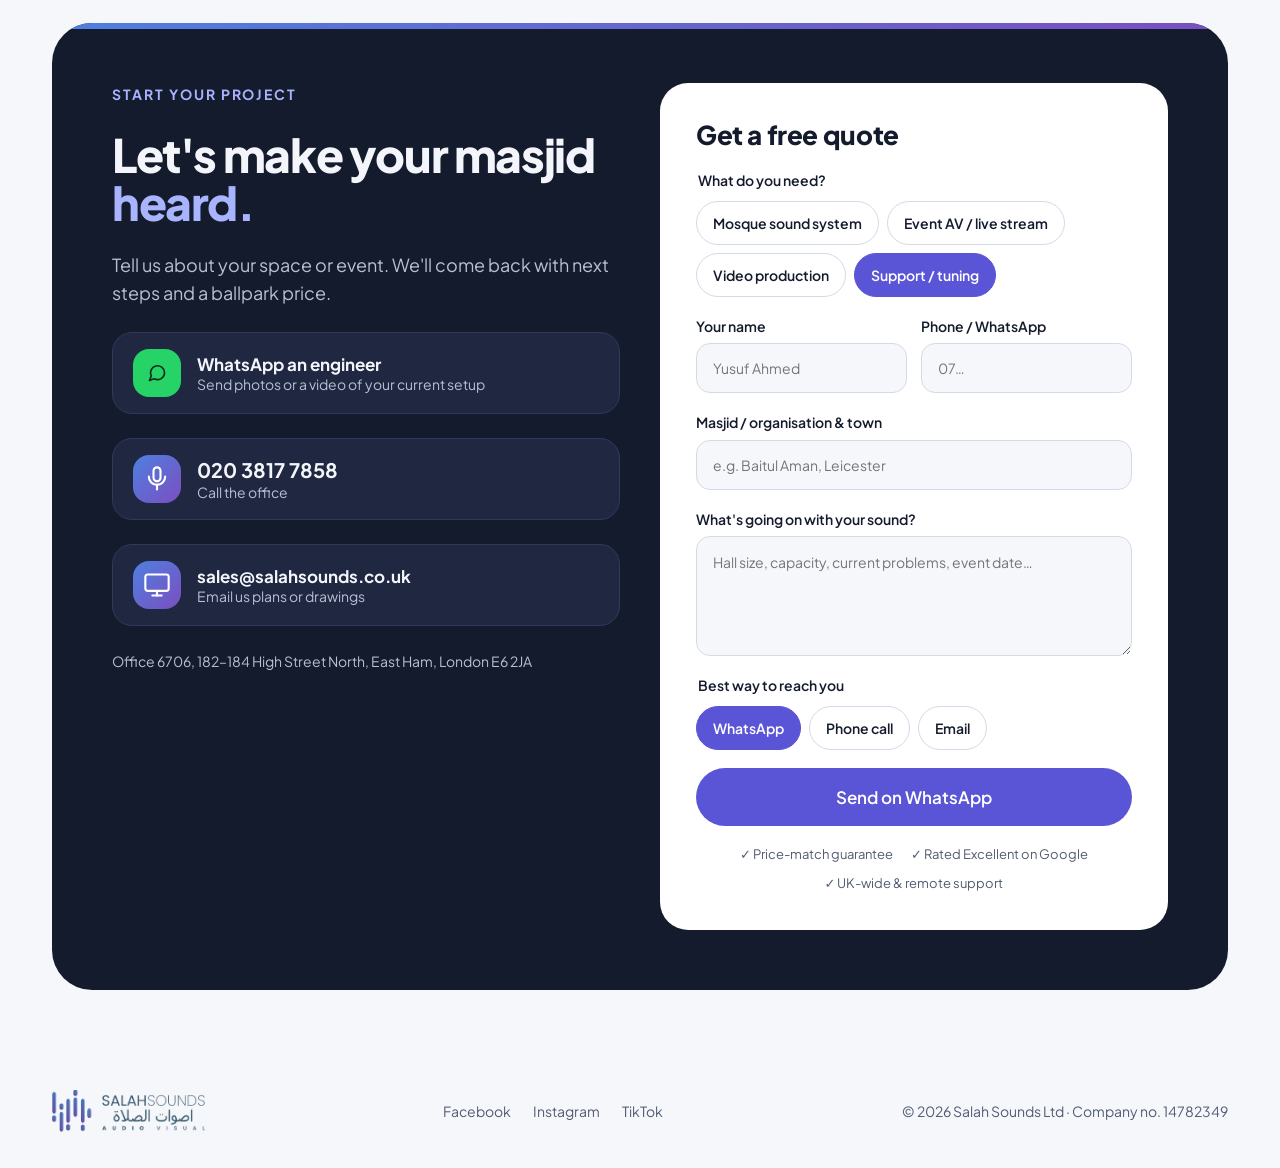
<file: services/training-tuning-support.html>
<!doctype html>
<html lang="en">
<head>
<meta charset="utf-8">
<meta name="viewport" content="width=device-width, initial-scale=1">
<title>Training, Tuning &amp; Remote Support | Salah Sounds</title>
<meta name="description" content="Mosque sound system training, remote tuning, maintenance and upgrades across the UK and worldwide, from the Salah Sounds team.">
<meta property="og:type" content="website">
<meta property="og:site_name" content="Salah Sounds">
<meta property="og:title" content="Training, Tuning &amp; Remote Support | Salah Sounds">
<meta property="og:description" content="Mosque sound system training, remote tuning, maintenance and upgrades across the UK and worldwide, from the Salah Sounds team.">
<meta property="og:image" content="https://fatimahpatel42-ctrl.github.io/salahsounds/img/og-image.jpg">
<meta property="og:image:width" content="1200">
<meta property="og:image:height" content="630">
<meta name="twitter:card" content="summary_large_image">
<link rel="icon" href="../img/salah-sounds-logo.png">
<script>try{var d=localStorage.getItem('ss-theme');if(d?d==='dark':matchMedia('(prefers-color-scheme: dark)').matches)document.documentElement.setAttribute('data-theme','dark')}catch(e){}</script>
<link rel="preconnect" href="https://fonts.googleapis.com">
<link href="https://fonts.googleapis.com/css2?family=Plus+Jakarta+Sans:wght@400;500;600;700;800&display=swap" rel="stylesheet">
<link rel="stylesheet" href="../css/site.css?v=1794509633">
</head>
<body>
<a class="bar" href="https://salahsounds.co.uk/10k-mosque-sound-system-giveaway/"><span class="l">The £10,000 Mosque Audio Giveaway is open. Nominate your masjid →</span><span class="s">£10,000 Mosque Audio Giveaway: nominate your masjid →</span></a>
<div class="wrap">
<header class="site">
<a href="../index.html" aria-label="Salah Sounds home"><img src="../img/salah-sounds-logo.png" alt="Salah Sounds Audio Visual"></a>
<nav class="main" id="main-nav" aria-label="Main"><a href="../index.html">Home</a><a href="mosque-sound-systems.html">Mosque systems</a><a href="event-av-live-streaming.html">Event AV &amp; streaming</a><a href="training-tuning-support.html" aria-current="page">Training &amp; support</a><a href="../index.html#reviews">Reviews</a><a class="nav-book" href="#enquiry">Get a quote</a></nav>
<div style="display:flex;align-items:center;gap:10px"><button type="button" class="mode" data-mode aria-label="Switch between light and dark mode" title="Light / dark mode"><svg class="moon" width="20" height="20" viewBox="0 0 24 24" fill="none" stroke="currentColor" stroke-width="2" stroke-linecap="round" stroke-linejoin="round" aria-hidden="true"><path d="M21 12.8A9 9 0 1 1 11.2 3a7 7 0 0 0 9.8 9.8z"/></svg><svg class="sun" width="20" height="20" viewBox="0 0 24 24" fill="none" stroke="currentColor" stroke-width="2" stroke-linecap="round" stroke-linejoin="round" aria-hidden="true"><circle cx="12" cy="12" r="4"/><path d="M12 2v2M12 20v2M4.9 4.9l1.4 1.4M17.7 17.7l1.4 1.4M2 12h2M20 12h2M4.9 19.1l1.4-1.4M17.7 6.3l1.4-1.4"/></svg></button><a class="btn btn-dark" href="#enquiry">Get a quote</a><button type="button" class="burger" data-burger aria-label="Menu" aria-expanded="false" aria-controls="main-nav"><svg width="20" height="20" viewBox="0 0 24 24" fill="none" stroke="currentColor" stroke-width="2.2" stroke-linecap="round" aria-hidden="true"><path d="M4 7h16"/><path d="M4 12h16"/><path d="M4 17h16"/></svg></button></div>
</header>
</div>
<div class="wrap">
<section class="hero">
<div class="hero-copy">
<div class="crumbs in"><a href="../index.html">Home</a> / <a href="../index.html#services">Services</a> / Training, tuning &amp; support</div>
<span class="eyebrow in">Training, tuning &amp; support</span>
<h1 class="in d1">Great sound shouldn’t stop <span>when we leave.</span></h1>
<p class="lead in d2">We train your imams and volunteers, then stay on hand to retune, troubleshoot and upgrade, in person across the UK or remotely anywhere in the world.</p>
<div class="row in d3"><a class="btn btn-primary" href="#enquiry">Get a free quote</a><a class="btn btn-ghost" href="https://wa.me/442038177858"><svg width="20" height="20" viewBox="0 0 24 24" fill="none" stroke="currentColor" stroke-width="2" stroke-linecap="round" stroke-linejoin="round" aria-hidden="true"><path d="M21 11.5a8.4 8.4 0 0 1-12.4 7.4L3 21l2.1-5.5A8.4 8.4 0 1 1 21 11.5z"/></svg>WhatsApp an engineer</a></div>
<div class="chips in d3"><span class="chip">Remote tuning worldwide</span><span class="chip">Volunteer training</span><span class="chip">Follow-up after every install</span></div>
</div>
<div class="in d3"><div class="panel" style="display:flex;flex-direction:column;gap:16px">
<span class="stars" style="font-size:20px" role="img" aria-label="5 out of 5 stars">★★★★★</span>
<blockquote style="margin:0;font-size:20px;font-weight:700;line-height:1.4">“I was in a panic when I couldn’t tune it myself, especially knowing I am in USA and Salah Sounds is a UK based company. Brother Joynul stepped in right away and helped me remotely until everything was perfectly set.”</blockquote>
<span style="font-size:14px;color:var(--muted)"><b style="color:var(--ink)">Shakeel Ahmad</b> · Masjid in the USA · Google review</span>
</div></div>
</section>
</div>
<section class="block"><div class="wrap">
<div class="head rv"><div style="display:flex;flex-direction:column;gap:12px"><span class="eyebrow">How we help</span><h2>Support that <span>keeps it sounding right.</span></h2></div><p>Whether we installed your system or not.</p></div>
<div class="grid3"><article class="card"><span class="icon"><svg width="28" height="28" viewBox="0 0 24 24" fill="none" stroke="#fff" stroke-width="1.8" stroke-linecap="round" stroke-linejoin="round" aria-hidden="true"><circle cx="9" cy="8" r="4"/><path d="M2 21a7 7 0 0 1 14 0"/><path d="M16 4a4 4 0 0 1 0 8"/><path d="M22 21a7 7 0 0 0-5-6.7"/></svg></span><h3>Volunteer &amp; imam training</h3><p>Hands-on training so your team can run the system with confidence, using simple presets for each prayer.</p></article><article class="card"><span class="icon"><svg width="28" height="28" viewBox="0 0 24 24" fill="none" stroke="#fff" stroke-width="1.8" stroke-linecap="round" stroke-linejoin="round" aria-hidden="true"><circle cx="12" cy="12" r="10"/><path d="M2 12h20"/><path d="M12 2a15 15 0 0 1 0 20"/><path d="M12 2a15 15 0 0 0 0 20"/></svg></span><h3>Remote tuning</h3><p>Using specialised tuning software, we can adjust and fix your system remotely, from Scotland to the USA and Australia.</p></article><article class="card"><span class="icon"><svg width="28" height="28" viewBox="0 0 24 24" fill="none" stroke="#fff" stroke-width="1.8" stroke-linecap="round" stroke-linejoin="round" aria-hidden="true"><path d="M14.7 6.3a4 4 0 0 0-5.4 5.4L3 18l3 3 6.3-6.3a4 4 0 0 0 5.4-5.4l-2.5 2.5-2.4-.6-.6-2.4z"/></svg></span><h3>Maintenance &amp; upgrades</h3><p>Regular check-ups, repairs and upgrades, like moving from an analogue to a digital mixer.</p></article><article class="card"><span class="icon"><svg width="28" height="28" viewBox="0 0 24 24" fill="none" stroke="#fff" stroke-width="1.8" stroke-linecap="round" stroke-linejoin="round" aria-hidden="true"><path d="M4 21v-7"/><path d="M4 10V3"/><path d="M12 21v-9"/><path d="M12 8V3"/><path d="M20 21v-5"/><path d="M20 12V3"/><path d="M1 14h6"/><path d="M9 8h6"/><path d="M17 16h6"/></svg></span><h3>System health checks</h3><p>Cables everywhere and kit added over time? We’ll assess what you have and tell you honestly what needs to change.</p></article><article class="card"><span class="icon"><svg width="28" height="28" viewBox="0 0 24 24" fill="none" stroke="#fff" stroke-width="1.8" stroke-linecap="round" stroke-linejoin="round" aria-hidden="true"><rect x="7" y="2" width="10" height="20" rx="3"/><circle cx="12" cy="15" r="3"/><circle cx="12" cy="7" r="1.2"/></svg></span><h3>Portable systems</h3><p>Affordable portable systems for temporary prayer halls, Ramadan and Eid.</p></article><article class="card"><span class="icon"><svg width="28" height="28" viewBox="0 0 24 24" fill="none" stroke="#fff" stroke-width="1.8" stroke-linecap="round" stroke-linejoin="round" aria-hidden="true"><rect x="9" y="2" width="6" height="12" rx="3"/><path d="M5 10a7 7 0 0 0 14 0"/><path d="M12 17v4"/></svg></span><h3>Advice &amp; consultation</h3><p>Not sure where to start? Book a consultation and we’ll guide you to the right options for your budget.</p></article></div>
</div></section>
<section class="block alt"><div class="wrap">
<div class="head rv"><div style="display:flex;flex-direction:column;gap:12px"><span class="eyebrow">Around the world</span><h2>Supported from the UK. <span>Heard everywhere.</span></h2></div><p>Real reviews from masjids we’ve supported remotely and in person.</p></div>
<div class="grid2"><figure class="card quote"><span class="stars" role="img" aria-label="5 out of 5 stars">★★★★★</span><blockquote>“We had a consult with him even though we are based in Australia he was able to guide us and help us upgrade our system to something more efficient and reliable that will have longevity.”</blockquote><figcaption><b>Idris Jangda</b> · Australia · Google review</figcaption></figure><figure class="card quote"><span class="stars" role="img" aria-label="5 out of 5 stars">★★★★★</span><blockquote>“I called to ask about a portable system for a temporary prayer hall, and they didn’t hesitate to guide me to suitable and affordable options that met our needs. They are quick with responses and also do a follow up to make sure everything is OK.”</blockquote><figcaption><b>Ahmed Abukar</b> · Temporary prayer hall · Google review</figcaption></figure></div>
</div></section>
<section class="block"><div class="wrap">
<div class="head rv"><div style="display:flex;flex-direction:column;gap:12px"><span class="eyebrow">Learn more</span><h2>Learn from <span>real installs.</span></h2></div><p>Our Academy breaks down real projects step by step.</p></div>
<div class="panel rv" style="display:flex;flex-wrap:wrap;justify-content:space-between;align-items:center;gap:20px"><div style="max-width:720px"><span class="eyebrow">Salah Sounds Academy</span><h3 style="margin-top:6px;font-size:26px">Edmonton Islamic Centre: complete multi-zone mosque audio upgrade</h3><p style="margin:6px 0 0;color:var(--muted)">See how a multi-zone masjid system is planned, built and tuned.</p></div><a class="btn btn-dark" href="../academy/edmonton-islamic-centre.html">Read the case study</a></div>
</div></section>
<section class="block"><div class="wrap">
<div class="head rv"><div style="display:flex;flex-direction:column;gap:12px"><span class="eyebrow">Questions</span><h2>Support <span>questions.</span></h2></div><p>Message us any time.</p></div>
<div><details><summary>Can you help if you didn’t install our system?</summary><p>Yes. We regularly tune and upgrade systems installed by others, in person or remotely.</p></details><details><summary>How does remote tuning work?</summary><p>We connect to your digital mixer using specialised tuning software and adjust EQ, levels and feedback while someone at the masjid listens and gives feedback.</p></details><details><summary>Do you follow up after an install?</summary><p>Yes. We follow up after some time to make sure everything is working as it should.</p></details><details><summary>Can you help with a temporary or Ramadan prayer hall?</summary><p>Yes, we provide portable systems for temporary prayer spaces.</p></details></div>
</div></section>
<section class="block" id="enquiry"><div class="wrap">
<div class="contact">
<div style="display:flex;flex-direction:column;gap:24px">
<span class="eyebrow" style="color:#A9B4FF">Start your project</span>
<h2>Let's make your masjid <span>heard.</span></h2>
<p class="muted" style="margin:0;font-size:18px">Tell us about your space or event. We'll come back with next steps and a ballpark price.</p>
<a class="way" href="https://wa.me/442038177858"><span class="icon" style="background:#25D366;width:48px;height:48px"><svg width="20" height="20" viewBox="0 0 24 24" fill="none" stroke="#0B2E17" stroke-width="2" stroke-linecap="round" stroke-linejoin="round" aria-hidden="true"><path d="M21 11.5a8.4 8.4 0 0 1-12.4 7.4L3 21l2.1-5.5A8.4 8.4 0 1 1 21 11.5z"/></svg></span><span><b>WhatsApp an engineer</b><small>Send photos or a video of your current setup</small></span></a>
<a class="way" href="tel:02038177858"><span class="icon" style="width:48px;height:48px"><svg width="28" height="28" viewBox="0 0 24 24" fill="none" stroke="#fff" stroke-width="1.8" stroke-linecap="round" stroke-linejoin="round" aria-hidden="true"><rect x="9" y="2" width="6" height="12" rx="3"/><path d="M5 10a7 7 0 0 0 14 0"/><path d="M12 17v4"/></svg></span><span><b style="font-size:20px">020 3817 7858</b><small>Call the office</small></span></a>
<a class="way" href="mailto:sales@salahsounds.co.uk"><span class="icon" style="width:48px;height:48px"><svg width="28" height="28" viewBox="0 0 24 24" fill="none" stroke="#fff" stroke-width="1.8" stroke-linecap="round" stroke-linejoin="round" aria-hidden="true"><rect x="2" y="3" width="20" height="14" rx="2"/><path d="M8 21h8"/><path d="M12 17v4"/></svg></span><span><b>sales@salahsounds.co.uk</b><small>Email us plans or drawings</small></span></a>
<span class="muted" style="font-size:14px">Office 6706, 182–184 High Street North, East Ham, London E6 2JA</span>
</div>
<form class="enq" onsubmit="return false">
<h3 style="font-size:26px;font-weight:800">Get a free quote</h3>
<fieldset><legend>What do you need?</legend><div class="pick" data-group="need"><button type="button" aria-pressed="false">Mosque sound system</button><button type="button" aria-pressed="false">Event AV / live stream</button><button type="button" aria-pressed="false">Video production</button><button type="button" aria-pressed="true">Support / tuning</button></div></fieldset>
<div class="two"><label>Your name<input name="name" autocomplete="name" placeholder="Yusuf Ahmed"></label><label>Phone / WhatsApp<input name="phone" type="tel" autocomplete="tel" placeholder="07…"></label></div>
<label>Masjid / organisation &amp; town<input name="org" placeholder="e.g. Baitul Aman, Leicester"></label>
<label>What's going on with your sound?<textarea name="msg" rows="4" placeholder="Hall size, capacity, current problems, event date…"></textarea></label>
<fieldset><legend>Best way to reach you</legend><div class="pick" data-group="pref"><button type="button" aria-pressed="true">WhatsApp</button><button type="button" aria-pressed="false">Phone call</button><button type="button" aria-pressed="false">Email</button></div></fieldset>
<button type="button" class="btn btn-primary" data-send style="min-height:58px;font-size:17px"><span>Send on WhatsApp</span></button>
<div style="display:flex;flex-wrap:wrap;justify-content:center;gap:8px 18px;font-size:13px;color:#525C72"><span>✓ Price-match guarantee</span><a href="https://www.google.com/search?q=Salah+Sounds+East+Ham+reviews" target="_blank" rel="noopener" style="text-decoration:none">✓ Rated Excellent on Google</a><span>✓ UK-wide &amp; remote support</span></div>
</form>
</div>
</div></section>
<div class="wrap"><footer class="site">
<img src="../img/salah-sounds-logo.png" alt="Salah Sounds">
<div style="display:flex;gap:22px;flex-wrap:wrap"><a href="https://www.facebook.com/salahsoundsUK" style="text-decoration:none">Facebook</a><a href="https://instagram.com/salahsounds" style="text-decoration:none">Instagram</a><a href="https://www.tiktok.com/@salahsounds" style="text-decoration:none">TikTok</a></div>
<span>© 2026 Salah Sounds Ltd · Company no. 14782349</span>
</footer></div>
<a class="wa-float" href="https://wa.me/442038177858" aria-label="Chat on WhatsApp"><svg width="26" height="26" viewBox="0 0 24 24" fill="none" stroke="currentColor" stroke-width="2" stroke-linecap="round" stroke-linejoin="round" aria-hidden="true"><path d="M21 11.5a8.4 8.4 0 0 1-12.4 7.4L3 21l2.1-5.5A8.4 8.4 0 1 1 21 11.5z"/></svg></a>
<script src="../js/page.js?v=1794509633"></script>
</body>
</html>
</file>
<file: css/site.css>
:root{--btnDark:#141B2D;--btnDarkInk:#fff;--bg:#F6F7FB;--bg2:#ECEEF7;--surface:#FFFFFF;--line:#DCE0EE;--ink:#141B2D;--muted:#525C72;--accent:#5A55D6;--accentText:#4A45C4;--navy:#141B2D;--grad:linear-gradient(135deg,#4F7FE0,#7A4FC0);--font:'Plus Jakarta Sans',system-ui,sans-serif}
[data-theme=dark]{--bg:#0B0F1E;--bg2:#10152A;--surface:#161C33;--line:#283152;--ink:#EEF1F8;--muted:#A7AFC6;--accent:#6C66E8;--accentText:#A9B4FF;--btnDark:#EEF1F8;--btnDarkInk:#141B2D;color-scheme:dark}
[data-theme=dark] header.site img,[data-theme=dark] footer.site img{background:#fff;padding:6px 12px;border-radius:14px;box-sizing:content-box}
[data-theme=dark] .contact{border:1px solid #283152}
[data-theme=dark] .player .top{background:#0B0F1E;border:1px solid #283152}
.mode{width:46px;height:46px;border-radius:999px;border:1px solid var(--line);background:var(--surface);color:var(--ink);display:flex;align-items:center;justify-content:center;cursor:pointer}
.mode .sun{display:none}[data-theme=dark] .mode .sun{display:block}[data-theme=dark] .mode .moon{display:none}
body{transition:background-color .4s,color .4s}
*{box-sizing:border-box}
body{margin:0;background:var(--bg);color:var(--ink);font-family:var(--font);font-size:17px;line-height:1.6}
a{color:inherit}
img{max-width:100%;display:block}
.wrap{max-width:1240px;margin:0 auto;padding:0 32px}
.bar .s{display:none}.nav-book{display:none}.burger{display:none}
.bar{display:block;text-align:center;background:var(--accent);color:#fff;text-decoration:none;font-size:14px;font-weight:600;padding:10px 20px}
header.site{position:relative;display:flex;flex-wrap:wrap;align-items:center;justify-content:space-between;gap:16px;padding:20px 0}
header.site img{height:52px;width:auto}
nav.main{display:flex;flex-wrap:wrap;gap:6px 26px;font-size:15px;font-weight:500;color:var(--muted)}
nav.main a{text-decoration:none}nav.main a[aria-current]{color:var(--accentText);font-weight:700}
.btn{min-height:50px;display:inline-flex;align-items:center;justify-content:center;gap:10px;padding:0 24px;border-radius:999px;text-decoration:none;font-weight:600;font-size:16px;border:0;font-family:inherit;cursor:pointer;transition:transform .2s,filter .2s}
.btn:hover{transform:translateY(-2px);filter:brightness(1.06)}
.btn-primary{background:var(--accent);color:#fff}.btn-dark{background:var(--btnDark);color:var(--btnDarkInk)}.btn-ghost{border:1px solid var(--line);background:transparent;color:var(--ink)}
.eyebrow{font-size:14px;font-weight:700;letter-spacing:.14em;text-transform:uppercase;color:var(--accentText)}
.crumbs{font-size:14px;color:var(--muted)}.crumbs a{text-decoration:none}.crumbs a:hover{color:var(--accentText)}
h1{margin:0;font-weight:800;font-size:clamp(40px,5.4vw,72px);line-height:1;letter-spacing:-.035em}
h1 span,h2 span{color:var(--accent)}
h2{margin:0;font-weight:800;font-size:clamp(30px,3.6vw,48px);line-height:1.05;letter-spacing:-.03em}
h3{margin:0;font-weight:700;font-size:22px;line-height:1.2;letter-spacing:-.015em}
.lead{font-size:20px;color:var(--muted);max-width:620px;margin:0}
.hero{padding:28px 0 64px;display:grid;grid-template-columns:repeat(auto-fit,minmax(min(100%,500px),1fr));gap:40px;align-items:center}
.hero-copy{display:flex;flex-direction:column;gap:22px}
.row{display:flex;flex-wrap:wrap;gap:12px}
.chips{display:flex;flex-wrap:wrap;gap:8px}
.chip{font-size:14px;font-weight:600;padding:7px 14px;border-radius:999px;background:var(--bg2)}
.panel{background:var(--surface);border:1px solid var(--line);border-radius:28px;padding:28px;box-shadow:0 30px 60px rgba(30,35,80,.10)}
.dark{background:var(--navy);color:#F3F5FA;border-color:#2E3A5C}.dark .muted{color:#B8C0D4}
section.block{padding:64px 0}
section.alt{background:var(--bg2)}
.head{display:grid;grid-template-columns:repeat(auto-fit,minmax(min(100%,420px),1fr));gap:20px 40px;align-items:end;margin-bottom:36px}
.head p{margin:0;color:var(--muted);font-size:18px}
.grid3{display:grid;grid-template-columns:repeat(auto-fit,minmax(min(100%,300px),1fr));gap:20px}
.grid2{display:grid;grid-template-columns:repeat(auto-fit,minmax(min(100%,420px),1fr));gap:20px}
.card{background:var(--surface);border:1px solid var(--line);border-radius:24px;padding:28px;display:flex;flex-direction:column;gap:12px;transition:transform .35s cubic-bezier(.2,.7,.2,1),box-shadow .35s}
.card:hover{transform:translateY(-6px);box-shadow:0 28px 56px rgba(30,35,80,.12)}
.card p{margin:0;color:var(--muted);font-size:16px}
.icon{width:56px;height:56px;border-radius:16px;background:var(--grad);display:flex;align-items:center;justify-content:center;flex-shrink:0}
.ticks{margin:0;padding:0;list-style:none;display:flex;flex-direction:column;gap:10px;font-size:16px}
.ticks li{display:flex;gap:10px}.ticks svg{flex-shrink:0;margin-top:4px}
.steps{margin:0;padding:0;list-style:none;display:grid;grid-template-columns:repeat(auto-fit,minmax(190px,1fr));gap:0}
.steps li{padding:24px 20px 24px 0;border-top:3px solid var(--line);display:flex;flex-direction:column;gap:8px}
.steps li:first-child{border-color:var(--accent)}
.steps b{font-weight:800;font-size:44px;line-height:1;color:var(--accent)}
.steps p{margin:0;font-size:15px;color:var(--muted)}
.price{font-weight:800;font-size:56px;line-height:1;letter-spacing:-.03em}
.price small{font-size:16px;font-weight:500;color:var(--muted);letter-spacing:0}
.quote{margin:0;display:flex;flex-direction:column;gap:14px}
.quote blockquote{margin:0;font-size:18px;line-height:1.55}
.quote figcaption{font-size:14px;color:var(--muted)}.quote figcaption b{color:var(--ink)}
.stars{color:#F2B01E;letter-spacing:2px}
.ring{padding:3px;border-radius:999px;background:var(--grad)}
.ring img{width:92px;height:92px;border-radius:999px;object-fit:cover;border:4px solid var(--surface)}
.masjid{text-decoration:none;background:var(--surface);border:1px solid var(--line);border-radius:22px;padding:20px 14px;display:flex;flex-direction:column;align-items:center;gap:10px;text-align:center;font-weight:700;font-size:15px}
.logos{display:flex;flex-wrap:wrap;gap:14px}
.logos img{width:150px;height:100px;object-fit:contain;background:#fff;border:1px solid var(--line);border-radius:18px;padding:10px}
details{border-top:1px solid var(--line)}details:last-child{border-bottom:1px solid var(--line)}
summary{list-style:none;cursor:pointer;display:flex;justify-content:space-between;gap:16px;align-items:center;min-height:68px;font-weight:700;font-size:19px;padding:14px 0}
summary::-webkit-details-marker{display:none}
summary::after{content:'+';font-size:28px;color:var(--accent)}details[open] summary::after{content:'\2212'}
details p{margin:0 0 22px;color:var(--muted);max-width:640px}
/* player */
.player{display:flex;flex-direction:column;gap:14px}
.player .top{border-radius:18px;background:var(--navy);color:#fff;padding:14px 14px 14px 18px;display:flex;align-items:center;gap:14px}
.player .top span.l{flex-grow:1;font-size:13px;font-weight:700;letter-spacing:.14em;text-transform:uppercase;display:flex;gap:10px;align-items:center}
.tag{font-size:11px;font-weight:800;letter-spacing:.08em;padding:3px 9px;border-radius:999px;background:#fff;color:#B4423A}
.tag.after{background:var(--accent);color:#fff}
.play{width:52px;height:52px;border-radius:999px;border:0;background:#fff;color:var(--ink);display:flex;align-items:center;justify-content:center;cursor:pointer;animation:ring 1.8s ease-out infinite}
@keyframes ring{0%{box-shadow:0 0 0 0 rgba(169,180,255,.7)}100%{box-shadow:0 0 0 16px rgba(169,180,255,0)}}
.seg{display:grid;grid-template-columns:1fr 1fr;gap:4px;background:var(--bg);border-radius:999px;padding:4px}
.seg button{min-height:46px;border:0;border-radius:999px;font:inherit;font-weight:600;font-size:15px;background:transparent;color:var(--muted);cursor:pointer}
.seg button[aria-pressed=true]{background:var(--accent);color:#fff}
.bars{height:80px;display:flex;align-items:flex-end;gap:4px}
.bars i{flex:1;min-width:3px;border-radius:3px 3px 0 0;transform-origin:bottom;animation:eq 1.2s ease-in-out infinite alternate;animation-play-state:paused;transition:height .3s}
.player.on .bars i{animation-play-state:running}
@keyframes eq{from{transform:scaleY(.3)}to{transform:scaleY(1)}}
/* form */
.contact{background:var(--navy);color:#F3F5FA;border-radius:40px;padding:clamp(28px,5vw,60px);display:grid;grid-template-columns:repeat(auto-fit,minmax(min(100%,440px),1fr));gap:40px;position:relative;overflow:hidden}
.contact::before{content:'';position:absolute;left:0;top:0;right:0;height:6px;background:linear-gradient(90deg,#4F7FE0,#7A4FC0,#4F7FE0);background-size:200% 100%;animation:slide 6s linear infinite}
@keyframes slide{to{background-position:200% 0}}
.contact h2 span{color:#A9B4FF}.contact .muted{color:#B8C0D4}
.way{text-decoration:none;background:#1F2840;border:1px solid #2E3A5C;border-radius:20px;padding:16px 20px;display:flex;align-items:center;gap:16px;color:#F3F5FA}
.way span{display:flex;flex-direction:column;line-height:1.3}.way small{color:#B8C0D4;font-size:14px}
form.enq{background:#fff;color:var(--ink);border-radius:28px;padding:clamp(24px,3.5vw,36px);display:flex;flex-direction:column;gap:18px;align-self:start}
form.enq label{display:flex;flex-direction:column;gap:6px;font-size:14px;font-weight:600}
form.enq input,form.enq textarea{min-height:50px;border-radius:14px;border:1px solid #D5DAE8;background:#F6F7FB;color:var(--ink);padding:0 16px;font:inherit;font-weight:400}
form.enq textarea{padding:14px 16px;resize:vertical}
fieldset{border:0;margin:0;padding:0}legend{font-size:14px;font-weight:600;margin-bottom:10px}
.pick{display:flex;flex-wrap:wrap;gap:8px}
.pick button{min-height:44px;padding:0 16px;border-radius:999px;font:inherit;font-size:14px;font-weight:600;cursor:pointer;border:1px solid #D5DAE8;background:#fff;color:var(--ink)}
.pick button[aria-pressed=true]{background:var(--accent);border-color:var(--accent);color:#fff}
.two{display:grid;grid-template-columns:repeat(auto-fit,minmax(180px,1fr));gap:14px}
footer.site{padding:36px 0;font-size:14px;color:var(--muted);display:flex;flex-wrap:wrap;justify-content:space-between;align-items:center;gap:20px}
footer.site img{height:42px}
.wa-float{position:fixed;right:24px;bottom:24px;width:60px;height:60px;border-radius:999px;background:var(--accent);color:#fff;display:flex;align-items:center;justify-content:center;box-shadow:0 12px 30px rgba(30,35,80,.25);z-index:10}
@media (max-width:760px){
.bar .l{display:none}.bar .s{display:inline}
.wrap{padding:0 18px}
header.site{flex-wrap:nowrap;padding:12px 0;gap:10px}
header.site img{height:40px}
header.site .btn-dark{display:none}
.burger{display:flex;width:46px;height:46px;border-radius:999px;border:1px solid var(--line);background:var(--surface);color:var(--ink);align-items:center;justify-content:center;cursor:pointer}
nav.main{display:none}
nav.main.open{display:flex;position:absolute;left:0;right:0;top:calc(100% - 4px);flex-direction:column;gap:2px;background:var(--surface);border:1px solid var(--line);border-radius:22px;padding:10px;z-index:50;box-shadow:0 24px 48px rgba(10,15,40,.18);font-size:17px}
nav.main.open a{padding:13px 14px;border-radius:14px}
nav.main.open .nav-book{display:block;margin-top:6px;background:var(--btnDark);color:var(--btnDarkInk);text-align:center;font-weight:600;padding:15px}
.hero{padding-top:8px;padding-bottom:36px}
section.block{padding:40px 0}
.head{margin-bottom:24px}
.contact{border-radius:28px}
}
/* motion */
.in{animation:fadeUp .9s cubic-bezier(.2,.7,.2,1) both}.d1{animation-delay:.1s}.d2{animation-delay:.2s}.d3{animation-delay:.32s}
@keyframes fadeUp{from{opacity:0;translate:0 24px}to{opacity:1;translate:0 0}}
@supports (animation-timeline: view()){.rv,.card,.quote,.steps li,.masjid{animation:rise linear both;animation-timeline:view();animation-range:entry 0% cover 25%}}
@keyframes rise{from{opacity:0;translate:0 36px}to{opacity:1;translate:0 0}}
@media (prefers-reduced-motion: reduce){*{animation:none!important;transition:none!important}}
</file>
